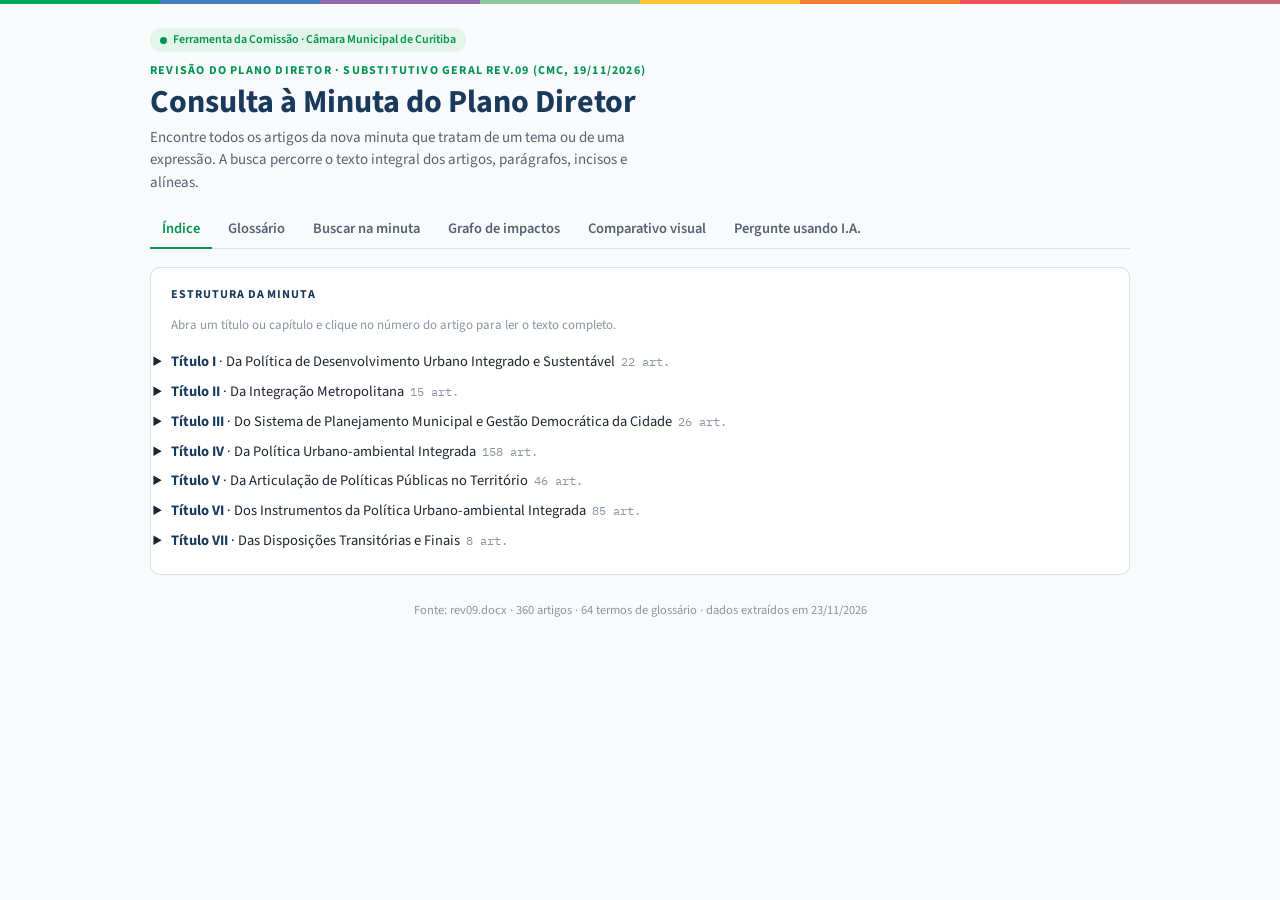
<file: index.html>
<!doctype html>
<html lang="pt-BR">
<head>
<meta charset="UTF-8">
<meta name="viewport" content="width=device-width, initial-scale=1.0, viewport-fit=cover">
  <!-- Google Analytics (fluxo 16165894488) -->
  <script async src="https://www.googletagmanager.com/gtag/js?id=G-242PY3YEGE"></script>
  <script>
    window.dataLayer = window.dataLayer || [];
    function gtag(){dataLayer.push(arguments);}
    gtag('js', new Date());
    gtag('config', 'G-242PY3YEGE');
  </script>
<title>Consulta à Minuta do Plano Diretor</title>
<link rel="preconnect" href="https://fonts.googleapis.com">
<link rel="preconnect" href="https://fonts.gstatic.com" crossorigin>
<link href="https://fonts.googleapis.com/css2?family=Source+Sans+3:wght@400;500;600;700&family=Source+Serif+4:opsz,wght@8..60,400;8..60,600&family=IBM+Plex+Mono:wght@400;500&display=swap" rel="stylesheet">
<link rel="stylesheet" href="assets/estilo.css?v=20261123">
</head>
<body>
<div class="faixa" aria-hidden="true"></div>
<div class="page">
  <header class="topo">
    <span class="selo">Ferramenta da Comissão · Câmara Municipal de Curitiba</span>
    <p class="eyebrow">Revisão do Plano Diretor · Substitutivo Geral Rev.09 (CMC, 19/11/2026)</p>
    <h1>Consulta à Minuta do Plano Diretor</h1>
    <p class="subtitulo" id="subtitulo">Encontre todos os artigos da nova minuta que tratam de um tema ou de uma expressão. A busca percorre o texto integral dos artigos, parágrafos, incisos e alíneas.</p>
  </header>

  <nav class="abas" aria-label="Seções da ferramenta">
    <button type="button" class="ativa" data-aba="indice">Índice</button>
    <button type="button" data-aba="glossario">Glossário</button>
    <button type="button" data-aba="busca">Buscar na minuta</button>
    <a href="grafo.html" id="link-grafo">Grafo de impactos</a>
    <a href="comparativo.html">Comparativo visual</a>
    <!-- "Artigo por artigo" escondida nesta fase: para mostrar de novo, apague o style="display:none" -->
    <a href="artigos.html" style="display:none">Artigo por artigo</a>
    <button type="button" data-aba="pergunte">Pergunte usando I.A.</button>
  </nav>

  <!-- ================= BUSCA ================= -->
  <div id="aba-busca" class="aba" style="display:flex;flex-direction:column;gap:14px" hidden>
    <section class="card" id="card-busca">
      <form id="form-busca" class="busca-linha" role="search">
        <input type="search" id="q" placeholder="Ex.: segurança viária, deverá, lei específica, IPPUC…" aria-label="Termo ou expressão" autocomplete="off">
        <button class="btn" type="submit">Buscar</button>
      </form>
      <div class="opcoes">
        <span class="grupo" role="radiogroup" aria-label="Como combinar as palavras">
          <input type="radio" name="modo" id="modo-frase" value="frase" checked><label for="modo-frase">Expressão exata</label>
          <input type="radio" name="modo" id="modo-todas" value="todas"><label for="modo-todas">Todas as palavras</label>
          <input type="radio" name="modo" id="modo-qualquer" value="qualquer"><label for="modo-qualquer">Qualquer palavra</label>
        </span>
        <label class="check"><input type="checkbox" id="inteira" checked> Palavra inteira</label>
        <label class="check"><input type="checkbox" id="exato"> Diferenciar acentos</label>
      </div>
      <p class="dica">Acentos e maiúsculas são ignorados: <code>seguranca viaria</code> acha “Segurança Viária”. Use <code>*</code> como curinga: <code>dever*</code> acha deverá, deverão e deveres. Em “Todas as palavras”, aspas mantêm uma expressão junta: <code>"lei específica" prazo</code>.</p>

      <div class="filtros">
        <div>
          <label for="f-titulo">Título</label>
          <select id="f-titulo"><option value="">Todos os títulos</option></select>
        </div>
        <div>
          <label for="f-capitulo">Capítulo</label>
          <select id="f-capitulo" disabled><option value="">Todos os capítulos</option></select>
        </div>
      </div>

    </section>

    <section class="card glossario-def" id="card-gloss" hidden>
      <h2>No glossário da minuta</h2>
      <dl id="gloss-defs" style="margin:0"></dl>
    </section>

    <section class="card" id="card-resumo" hidden>
      <div class="resumo">
        <p id="resumo-texto"></p>
        <div class="acoes nao-imprime">
          <button class="btn-sec" type="button" id="btn-grafo">Ver no grafo</button>
          <button class="btn-sec" type="button" id="btn-link">Copiar link desta busca</button>
          <button class="btn-sec" type="button" id="btn-csv">Baixar planilha (CSV)</button>
          <button class="btn-sec" type="button" id="btn-imprimir">Imprimir / PDF</button>
        </div>
      </div>
      <div>
        <span class="rotulo">Onde aparece · artigos por título</span>
        <div class="distrib" id="distrib" style="margin-top:6px"></div>
      </div>
    </section>

    <div class="lista-artigos" id="lista"></div>
    <div id="mais-wrap" class="nao-imprime" style="text-align:center" hidden><button class="btn-sec" type="button" id="btn-mais">Mostrar mais artigos</button></div>
  </div>

  <!-- ================= ÍNDICE ================= -->
  <div id="aba-indice" class="aba">
    <section class="card">
      <h2>Estrutura da minuta</h2>
      <p class="dica">Abra um título ou capítulo e clique no número do artigo para ler o texto completo.</p>
      <div class="indice" id="indice"></div>
    </section>
  </div>

  <!-- ================= GLOSSÁRIO ================= -->
  <div id="aba-glossario" class="aba" hidden>
    <section class="card">
      <h2>Glossário da minuta</h2>
      <input type="search" id="g-filtro" placeholder="Filtrar termos…" aria-label="Filtrar glossário">
      <dl id="glossario" style="margin:0"></dl>
    </section>
  </div>

  <!-- ================= PERGUNTE ================= -->
  <div id="aba-pergunte" class="aba" hidden>
    <section class="card">
      <h2>Pergunte usando I.A.</h2>
      <p class="dica" style="font-size:14px">Perguntas de localizar ou contar termos, ler um artigo ou consultar uma definição são respondidas por programa, na hora e sem custo. Perguntas de impacto e de tema passam por uma varredura dos 360 artigos e depois pela análise da IA. Coloque entre aspas os termos exatos e cite o artigo pelo número.</p>
      <div>
        <label for="pergunta">Sua pergunta</label>
        <textarea id="pergunta" rows="3" placeholder='Ex.: se trocarmos "poderá" por "deverá" no art. 62, o que muda no resto da minuta?'></textarea>
      </div>
      <button class="btn" type="button" id="btn-perguntar" style="align-self:flex-start">Perguntar</button>
      <div id="status-pergunta" hidden style="display:flex;gap:10px;align-items:center;color:var(--ink-soft)"><div class="spinner"></div><span>Lendo os 360 artigos e analisando. Pode levar até um minuto…</span></div>
    </section>
    <section class="card aviso" id="aviso-ia" hidden>
      <p>Esta função entra no ar quando a Rev.09 for carregada na base de busca semântica. Enquanto isso, use a aba <button class="link" type="button" data-ir="busca">Buscar na minuta</button>, que já cobre o texto integral.</p>
    </section>
    <section class="card" id="resposta-ia" hidden>
      <p class="dica" id="resposta-pergunta"></p>
      <p class="selo-rota" id="resposta-rota" hidden></p>
      <p id="resposta-texto" style="margin:0;white-space:pre-wrap;font-family:var(--f-lei);font-size:16px"></p>
      <div id="resposta-fontes" class="art-rodape"></div>
    </section>
    <section class="card" id="resposta-lista-card" hidden>
      <h2>Onde aparece</h2>
      <div style="overflow-x:auto"><table class="tabela" id="resposta-lista"></table></div>
    </section>
    <section class="card" id="resposta-impactos-card" hidden>
      <h2>Artigos avaliados</h2>
      <div style="overflow-x:auto"><table class="tabela" id="resposta-impactos"></table></div>
    </section>
    <section class="card suave" id="resposta-varredura-card" hidden>
      <h2>Varredura automática</h2>
      <div id="resposta-varredura" style="display:flex;flex-direction:column;gap:6px;font-size:14px"></div>
    </section>
    <section class="card erro" id="erro-ia" hidden><p id="erro-ia-texto" style="margin:0"></p></section>
  </div>

  <footer class="rodape" id="rodape"></footer>
</div>

<script src="dados/minuta_rev09.js?v=20261123"></script>
<script src="assets/busca.js?v=20261123"></script>
<script>
  /* Endpoint do n8n para perguntas em linguagem natural (RAG sobre a Rev.09).
     Workflow: n8n/minuta_n8n_perguntar.json. Deixe vazio para desligar a aba. Contrato:
       POST { pergunta, versao: "rev09" }
       → { resposta, fontes: [{ artigo }], impactos: [{ artigo, nivel, origem, motivo }], varredura: {...} } */
  const ASK_URL = 'https://n8n.planodiretorcuritiba.cloud/webhook/minuta-perguntar-orq';   // orquestrador (C). Varredura pura (A): /webhook/minuta-perguntar

  const B = window.Busca, M = B.M;
  const $ = (id) => document.getElementById(id);
  const PAGINA = 40;
  let estado = B.lerURL();
  estado.comandos = new Set();
  if (!location.search) estado.q = 'segurança viária';
  let ultimo = null; let mostrando = PAGINA;

  // ---------- títulos e capítulos ----------
  const titulos = M.estrutura.filter((e) => e.tipo === 'titulo');
  titulos.forEach((t) => {
    const o = document.createElement('option'); o.value = t.id;
    o.textContent = `${t.rotulo} – ${B.tituloCaso(t.nome)}`; $('f-titulo').appendChild(o);
  });
  function preencherCapitulos(tid) {
    const sel = $('f-capitulo'); sel.innerHTML = '<option value="">Todos os capítulos</option>';
    const caps = M.estrutura.filter((e) => e.tipo === 'capitulo' && e.pai === tid);
    caps.forEach((c) => { const o = document.createElement('option'); o.value = c.id; o.textContent = `${c.rotulo} – ${B.tituloCaso(c.nome)}`; sel.appendChild(o); });
    sel.disabled = !caps.length;
  }

  // ---------- estado <-> formulário ----------
  function paraFormulario() {
    $('q').value = estado.q;
    $('modo-' + estado.modo).checked = true;
    $('inteira').checked = estado.inteira; $('exato').checked = estado.exato;
    const no = estado.escopo ? B.nos.get(estado.escopo) : null;
    const tid = no ? (no.tipo === 'titulo' ? no.id : no.pai) : '';
    $('f-titulo').value = tid || ''; preencherCapitulos(tid);
    $('f-capitulo').value = no && no.tipo === 'capitulo' ? no.id : '';
  }
  function doFormulario() {
    estado.q = $('q').value.trim();
    estado.modo = document.querySelector('input[name="modo"]:checked').value;
    estado.inteira = $('inteira').checked; estado.exato = $('exato').checked;
    estado.escopo = $('f-capitulo').value || $('f-titulo').value || '';
  }

  // ---------- execução ----------
  function executar(semLer) {
    if (!semLer) doFormulario();
    paraFormulario();
    history.replaceState(null, '', B.urlDe(estado) + location.hash);
    $('link-grafo').href = B.urlDe(estado, 'grafo.html');
    if (!estado.q && !estado.comandos.size) {
      ultimo = null; $('card-resumo').hidden = true; $('card-gloss').hidden = true;
      $('lista').innerHTML = `<div class="card vazio">Digite um termo ou expressão. A minuta Rev.09 tem ${B.artigos.length} artigos em ${titulos.length} títulos.</div>`;
      $('mais-wrap').hidden = true; return;
    }
    ultimo = B.buscar(estado); mostrando = PAGINA;
    renderGlossario(); renderResumo(); renderLista();
  }

  function renderResumo() {
    const r = ultimo; const n = r.artigos.length;
    const nt = new Set(r.artigos.map((x) => x.a.caminho[0] && x.a.caminho[0].id)).size;
    const cmds = [...estado.comandos].map((k) => B.COMANDOS[k].nome.toLowerCase());
    let txt;
    if (!n) txt = 'Nenhum artigo encontrado.';
    else if (r.temTermo) txt = `<b>${r.total}</b> ocorrência${r.total !== 1 ? 's' : ''} de <b>${r.termos.map((t) => '“' + B.esc(t) + '”').join(estado.modo === 'todas' ? ' e ' : ' ou ')}</b> em <b>${n}</b> artigo${n !== 1 ? 's' : ''}, distribuídos em ${nt} título${nt !== 1 ? 's' : ''}`;
    else txt = `<b>${n}</b> artigo${n !== 1 ? 's' : ''} com ${B.esc(cmds.join(' e '))}`;
    if (n && r.temTermo && cmds.length) txt += ` · filtrado por ${B.esc(cmds.join(' e '))}`;
    if (estado.escopo) txt += ` · dentro de ${B.esc(B.nomeNo(estado.escopo))}`;
    $('resumo-texto').innerHTML = txt + (n && r.temTermo ? '.' : '');
    // distribuição por título (ignora escopo para mostrar o todo)
    const base = estado.escopo ? B.buscar({ ...estado, escopo: '' }) : r;
    const cont = new Map();
    base.artigos.forEach((x) => { const t = x.a.caminho[0]; if (t) cont.set(t.id, (cont.get(t.id) || 0) + 1); });
    const max = Math.max(1, ...cont.values());
    $('distrib').innerHTML = titulos.map((t) => {
      const v = cont.get(t.id) || 0;
      const sel = estado.escopo && (estado.escopo === t.id || estado.escopo.startsWith(t.id + '/'));
      return `<button type="button" class="distrib-linha${sel ? ' sel' : ''}" data-tit="${t.id}" title="Filtrar por ${B.esc(t.rotulo)}">
        <span class="distrib-nome"><b>${B.esc(t.rotulo)}</b> · ${B.esc(B.tituloCaso(t.nome))}</span>
        <span class="distrib-barra"><i style="width:${(v / max) * 100}%"></i></span>
        <span class="distrib-num">${v}/${t.n_artigos}</span></button>`;
    }).join('');
    $('card-resumo').hidden = false;
  }

  function cardArtigo(x) {
    const a = x.a; const idx = [...x.porDisp.keys()].sort((p, q) => p - q);
    // mostra o caput como contexto quando o achado está num inciso/parágrafo
    const mostrar = new Set(idx);
    idx.forEach((i) => {
      const d = a.dispositivos[i];
      if (d.tipo === 'inciso' || d.tipo === 'alinea' || d.tipo === 'item') {
        for (let j = i - 1; j >= 0; j--) { const t = a.dispositivos[j].tipo; if (t === 'caput' || t === 'paragrafo') { mostrar.add(j); break; } if (d.tipo !== 'inciso' && t === 'inciso') mostrar.add(j); }
      }
    });
    if (!mostrar.size) mostrar.add(0);
    const ord = [...mostrar].sort((p, q) => p - q);
    let html = ''; let prev = -1;
    ord.forEach((i) => {
      if (i - prev > 1) html += '<p class="reticencias">…</p>';
      html += B.htmlDisp(a.dispositivos[i], x.porDisp.get(i)); prev = i;
    });
    if (prev < a.dispositivos.length - 1) html += '<p class="reticencias">…</p>';
    const qt = x.hits ? `${x.hits} ocorrência${x.hits > 1 ? 's' : ''}` : '';
    return `<article class="art" id="art-${a.n}">
      <div class="art-cab"><span class="art-num">${a.rotulo}</span><span class="art-qt">${qt}</span></div>
      ${B.htmlCaminho(a)}
      <div>${html}</div>
      <div class="art-rodape"><button class="link" type="button" data-ler="${a.n}">Ler artigo completo</button>${B.htmlRefs(a)}</div>
    </article>`;
  }
  function renderLista() {
    const r = ultimo;
    if (!r.artigos.length) {
      $('lista').innerHTML = `<div class="card vazio">Nada encontrado. Tente desmarcar “Palavra inteira”, usar o curinga <code>*</code> ou trocar para “Qualquer palavra”.</div>`;
      $('mais-wrap').hidden = true; return;
    }
    $('lista').innerHTML = r.artigos.slice(0, mostrando).map(cardArtigo).join('');
    $('mais-wrap').hidden = r.artigos.length <= mostrando;
    $('btn-mais').textContent = `Mostrar mais artigos (${r.artigos.length - mostrando} restantes)`;
  }
  function renderGlossario() {
    const card = $('card-gloss');
    if (!ultimo || !ultimo.temTermo) { card.hidden = true; return; }
    const termos = ultimo.termos.map(B.norm);
    const achados = M.glossario.filter((g) => { const t = B.norm(g.termo); return termos.some((q) => q.length > 2 && (t.includes(q.replace(/\*/g, '')) || q.includes(t))); }).slice(0, 4);
    card.hidden = !achados.length;
    $('gloss-defs').innerHTML = achados.map((g) => `<dt>${B.esc(g.termo)}</dt><dd>${B.esc(g.definicao)}</dd>`).join('');
  }

  // ---------- eventos ----------
  $('form-busca').addEventListener('submit', (e) => { e.preventDefault(); executar(); });
  document.querySelectorAll('input[name="modo"], #inteira, #exato').forEach((el) => el.addEventListener('change', () => { if ($('q').value.trim() || estado.comandos.size) executar(); }));
  $('f-titulo').addEventListener('change', () => { preencherCapitulos($('f-titulo').value); $('f-capitulo').value = ''; executar(); });
  $('f-capitulo').addEventListener('change', () => executar());
  $('distrib').addEventListener('click', (e) => {
    const b = e.target.closest('[data-tit]'); if (!b) return;
    const ja = estado.escopo && (estado.escopo === b.dataset.tit || estado.escopo.startsWith(b.dataset.tit + '/'));
    $('f-titulo').value = ja ? '' : b.dataset.tit; preencherCapitulos($('f-titulo').value); $('f-capitulo').value = ''; executar();
  });
  $('btn-mais').addEventListener('click', () => { mostrando += PAGINA; renderLista(); });
  document.addEventListener('click', (e) => {
    const l = e.target.closest('[data-ler]'); if (l) { B.abrirArtigo(Number(l.dataset.ler), estado); return; }
    const r = e.target.closest('.lista-artigos [data-art], #indice [data-art], #resposta-fontes [data-art], #resposta-impactos [data-art], #resposta-varredura [data-art], #resposta-lista [data-art]'); if (r) { B.abrirArtigo(Number(r.dataset.art), estado.q || estado.comandos.size ? estado : null); return; }
    const ir = e.target.closest('[data-ir]'); if (ir) mostrarAba(ir.dataset.ir);
  });
  $('btn-grafo').addEventListener('click', () => { location.href = B.urlDe(estado, 'grafo.html'); });
  $('btn-imprimir').addEventListener('click', () => { mostrando = ultimo ? ultimo.artigos.length : PAGINA; if (ultimo) renderLista(); setTimeout(() => window.print(), 50); });
  $('btn-link').addEventListener('click', async () => {
    const url = location.href; const b = $('btn-link');
    try { await navigator.clipboard.writeText(url); b.textContent = 'Link copiado'; }
    catch (e) { prompt('Copie o link:', url); }
    setTimeout(() => { b.textContent = 'Copiar link desta busca'; }, 2000);
  });
  $('btn-csv').addEventListener('click', () => {
    if (!ultimo) return;
    const linhas = [['artigo', 'titulo', 'capitulo', 'secao', 'dispositivo', 'texto', 'ocorrencias_no_artigo']];
    ultimo.artigos.forEach((x) => {
      const cam = (t) => { const c = x.a.caminho.find((c) => c.tipo === t); return c ? `${c.rotulo} ${B.tituloCaso(c.nome)}` : ''; };
      [...x.porDisp.keys()].sort((p, q) => p - q).forEach((i) => {
        const d = x.a.dispositivos[i];
        linhas.push([x.a.rotulo, cam('titulo'), cam('capitulo'), cam('secao'), d.tipo === 'caput' ? 'caput' : (d.tipo === 'inciso' ? 'inciso ' : '') + d.rotulo, d.texto, x.hits]);
      });
    });
    const csv = '﻿' + linhas.map((l) => l.map((v) => '"' + String(v).replace(/"/g, '""') + '"').join(';')).join('\r\n');
    const a = document.createElement('a');
    a.href = URL.createObjectURL(new Blob([csv], { type: 'text/csv;charset=utf-8' }));
    a.download = 'minuta_rev09_busca_' + (estado.q || [...estado.comandos].join('-')).replace(/[^\p{L}\p{N}]+/gu, '_').slice(0, 40) + '.csv';
    document.body.appendChild(a); a.click(); a.remove();
  });

  // ---------- abas ----------
  const ABAS = ['indice', 'glossario', 'busca', 'pergunte'];
  function mostrarAba(aba) {
    if (!ABAS.includes(aba)) aba = 'indice';
    history.replaceState(null, '', location.pathname + location.search + '#' + aba);
    document.querySelectorAll('.aba').forEach((el) => { el.hidden = el.id !== 'aba-' + aba; });
    document.querySelectorAll('nav.abas button[data-aba]').forEach((b) => b.classList.toggle('ativa', b.dataset.aba === aba));
    if (aba === 'indice' && !$('indice').childElementCount) renderIndice();
    if (aba === 'glossario' && !$('glossario').childElementCount) renderGlossarioLista('');
    if (aba === 'pergunte') $('aviso-ia').hidden = !!ASK_URL;
  }
  document.querySelectorAll('nav.abas button[data-aba]').forEach((b) => b.addEventListener('click', () => mostrarAba(b.dataset.aba)));

  // ---------- índice ----------
  function renderIndice() {
    const filhos = new Map();
    M.estrutura.forEach((e) => { if (e.pai) { if (!filhos.has(e.pai)) filhos.set(e.pai, []); filhos.get(e.pai).push(e); } });
    const artsDe = new Map();
    B.artigos.forEach((a) => { if (!artsDe.has(a.pai)) artsDe.set(a.pai, []); artsDe.get(a.pai).push(a); });
    // artigos que vêm antes das seções ficam primeiro; os demais depois
    function no(e) {
      const subs = filhos.get(e.id) || []; const arts = artsDe.get(e.id) || [];
      const botoes = arts.length ? `<div class="indice-arts">${arts.map((a) => `<button type="button" data-art="${a.n}" title="${B.esc(a.dispositivos[0].texto.slice(0, 140))}">${a.n}</button>`).join('')}</div>` : '';
      return `<details class="no"><summary><b>${B.esc(e.rotulo)}</b> · ${B.esc(B.tituloCaso(e.nome))}<span class="qt">${e.n_artigos} art.</span></summary>${botoes}${subs.map(no).join('')}</details>`;
    }
    $('indice').innerHTML = (filhos.get('raiz') || []).map(no).join('');
  }

  // ---------- glossário ----------
  function renderGlossarioLista(f) {
    const q = B.norm(f.trim());
    $('glossario').innerHTML = M.glossario.filter((g) => !q || B.norm(g.termo + ' ' + g.definicao).includes(q))
      .map((g) => `<dt style="font-weight:700;color:var(--title);margin-top:10px">${B.esc(g.termo)} <button class="link" type="button" data-buscar="${B.esc(g.termo.replace(/\s*\(.*\)$/, ''))}" style="font-weight:400;font-size:13px">buscar na minuta</button></dt><dd style="margin:2px 0 0;font-family:var(--f-lei)">${B.esc(g.definicao)}</dd>`).join('');
  }
  $('g-filtro').addEventListener('input', (e) => renderGlossarioLista(e.target.value));
  $('glossario').addEventListener('click', (e) => {
    const b = e.target.closest('[data-buscar]'); if (!b) return;
    $('q').value = b.dataset.buscar; $('modo-frase').checked = true; mostrarAba('busca'); executar();
  });

  // ---------- pergunte ----------
  $('btn-perguntar').addEventListener('click', async () => {
    const pergunta = $('pergunta').value.trim(); if (!pergunta) return;
    if (!ASK_URL) { $('aviso-ia').hidden = false; return; }
    $('erro-ia').hidden = true; $('resposta-ia').hidden = true; $('resposta-lista-card').hidden = true; $('resposta-impactos-card').hidden = true; $('resposta-varredura-card').hidden = true; $('status-pergunta').hidden = false; $('btn-perguntar').disabled = true;
    try {
      const res = await fetch(ASK_URL, { method: 'POST', headers: { 'Content-Type': 'application/json' }, body: JSON.stringify({ pergunta, versao: 'rev09' }) });
      const bruto = await res.text();
      if (!res.ok) throw new Error('o servidor respondeu HTTP ' + res.status + (res.status === 524 ? ' (tempo esgotado no Cloudflare)' : ''));
      if (!bruto.trim()) throw new Error('o fluxo do n8n terminou sem resposta; veja a última execução no n8n');
      let data;
      try { data = JSON.parse(bruto); } catch (e) { throw new Error('resposta inválida do n8n: ' + bruto.slice(0, 160)); }
      if (data.erro) throw new Error('falha no passo "' + (data.no || '?') + '": ' + data.erro + (data.detalhe ? ' (' + data.detalhe + ')' : ''));
      $('resposta-pergunta').textContent = 'Pergunta: ' + pergunta;
      $('resposta-texto').textContent = data.resposta || '(sem resposta)';
      const fontes = (data.fontes || []).map((f) => Number(f.artigo || f)).filter((n) => B.porNumero.has(n));
      $('resposta-fontes').innerHTML = fontes.length && !(data.lista || []).length ? `<span class="refs">Artigos usados: ${fontes.map((n) => `<button class="link" type="button" data-art="${n}">${B.rotuloArt(n)}</button>`).join(', ')}</span>` : '';
      const rota = $('resposta-rota');
      rota.hidden = !data.aviso_rota; rota.textContent = (data.aviso_rota || '').replace(/^(Analisado por IA)\s*\([^)]*\)/, '$1');   // não mostra o nome do modelo
      rota.dataset.rota = data.rota || '';
      $('resposta-ia').hidden = false;
      renderOcorrencias(data.lista || []);
      renderImpactos(data.impactos || []);
      renderVarredura(data.rota === 'programa' ? null : data.varredura);
    } catch (err) {
      $('erro-ia-texto').textContent = 'Não foi possível obter a resposta: ' + err.message + '.';
      $('erro-ia').hidden = false;
    } finally { $('status-pergunta').hidden = true; $('btn-perguntar').disabled = false; }
  });

  const lnk = (n) => `<button class="link" type="button" data-art="${n}">${B.rotuloArt(n)}</button>`;
  const NIVEL = { 'direto': ['Impacto direto', 'var(--c-proibicao)'], 'indireto': ['Impacto indireto', 'var(--c-obrigacao)'], 'sem impacto': ['Sem impacto', 'var(--ink-faint)'] };
  function renderImpactos(lista) {
    if (!lista.length) { $('resposta-impactos-card').hidden = true; return; }
    const ordem = { 'direto': 0, 'indireto': 1, 'sem impacto': 2 };
    lista = lista.slice().sort((a, b) => (ordem[a.nivel] ?? 3) - (ordem[b.nivel] ?? 3) || a.artigo - b.artigo);
    $('resposta-impactos').innerHTML = '<thead><tr><th>Artigo</th><th>Avaliação</th><th>Motivo</th></tr></thead><tbody>' +
      lista.map((i) => { const [nome, cor] = NIVEL[i.nivel] || [i.nivel || '—', 'var(--ink-faint)'];
        return `<tr><td>${lnk(i.artigo)}</td><td><span class="tag" style="--cor:${cor}">${B.esc(nome)}</span>${i.origem === 'leitura' ? '<div class="dica">achado pela IA na leitura</div>' : ''}</td><td>${B.esc(i.motivo || '')}</td></tr>`; }).join('') + '</tbody>';
    $('resposta-impactos-card').hidden = false;
  }
  function renderOcorrencias(lista) {
    if (!lista.length) { $('resposta-lista-card').hidden = true; return; }
    const variosTermos = new Set(lista.map((x) => x.termo)).size > 1;
    $('resposta-lista').innerHTML = '<thead><tr><th>Artigo</th>' + (variosTermos ? '<th>Termo</th>' : '') + '<th>Vezes</th><th>Trecho</th></tr></thead><tbody>' +
      lista.map((x) => `<tr><td>${lnk(x.artigo)}</td>${variosTermos ? `<td>${B.esc(x.termo)}</td>` : ''}<td class="num">${x.ocorrencias}</td><td style="font-family:var(--f-lei);font-size:14px">${B.esc(x.trecho || '')}</td></tr>`).join('') + '</tbody>';
    $('resposta-lista-card').hidden = false;
  }
  function renderVarredura(v) {
    if (!v) { $('resposta-varredura-card').hidden = true; return; }
    const partes = [`<p style="margin:0">Percorridos <b>${v.total_artigos_percorridos}</b> artigos. ${v.checklist.length} entraram na lista obrigatória de avaliação.</p>`];
    (v.termos || []).forEach((t) => {
      const no = (t.no_alvo || []).map((x) => `${B.rotuloArt(x.artigo)}: ${x.ocorrencias}×`).join(', ');
      partes.push(`<p style="margin:0">“${B.esc(t.termo)}” aparece ${t.total} vez${t.total !== 1 ? 'es' : ''} em ${t.artigos.length} artigo${t.artigos.length !== 1 ? 's' : ''}${no ? ` (no artigo citado: ${no})` : ''}${({ original: ' · termo que seria substituído', novo: ' · termo novo, só contado', edicao: ' · texto da alteração, não usado como tema', 'alteração': ' · texto da alteração, não usado como tema' })[t.papel] || ''}.</p>`);
    });
    if (v.checklist.length) partes.push(`<details><summary>Ver a lista e o motivo de cada artigo</summary><ul style="margin:6px 0 0;padding-left:18px">${v.checklist.map((c) => `<li>${lnk(c.artigo)}: ${B.esc(c.motivos.join('; '))}</li>`).join('')}</ul></details>`);
    if (v.nao_avaliados_pela_ia && v.nao_avaliados_pela_ia.length) partes.push(`<p style="margin:0;color:var(--danger)">A IA não comentou ${v.nao_avaliados_pela_ia.length} artigo(s) da lista: ${v.nao_avaliados_pela_ia.map(lnk).join(', ')}. Confira manualmente.</p>`);
    $('resposta-varredura').innerHTML = partes.join('');
    $('resposta-varredura-card').hidden = false;
  }

  $('rodape').textContent = `Fonte: ${M.documento.arquivo} · ${B.artigos.length} artigos · ${M.glossario.length} termos de glossário · dados extraídos em ${M.documento.gerado_em.split('-').reverse().join('/')}`;

  paraFormulario();
  executar(true);
  // abre a aba do endereço (#indice, #glossario, #busca, #pergunte); sem marcação, começa pelo Índice
  mostrarAba((location.hash || '#indice').slice(1));
</script>
</body>
</html>
</file>
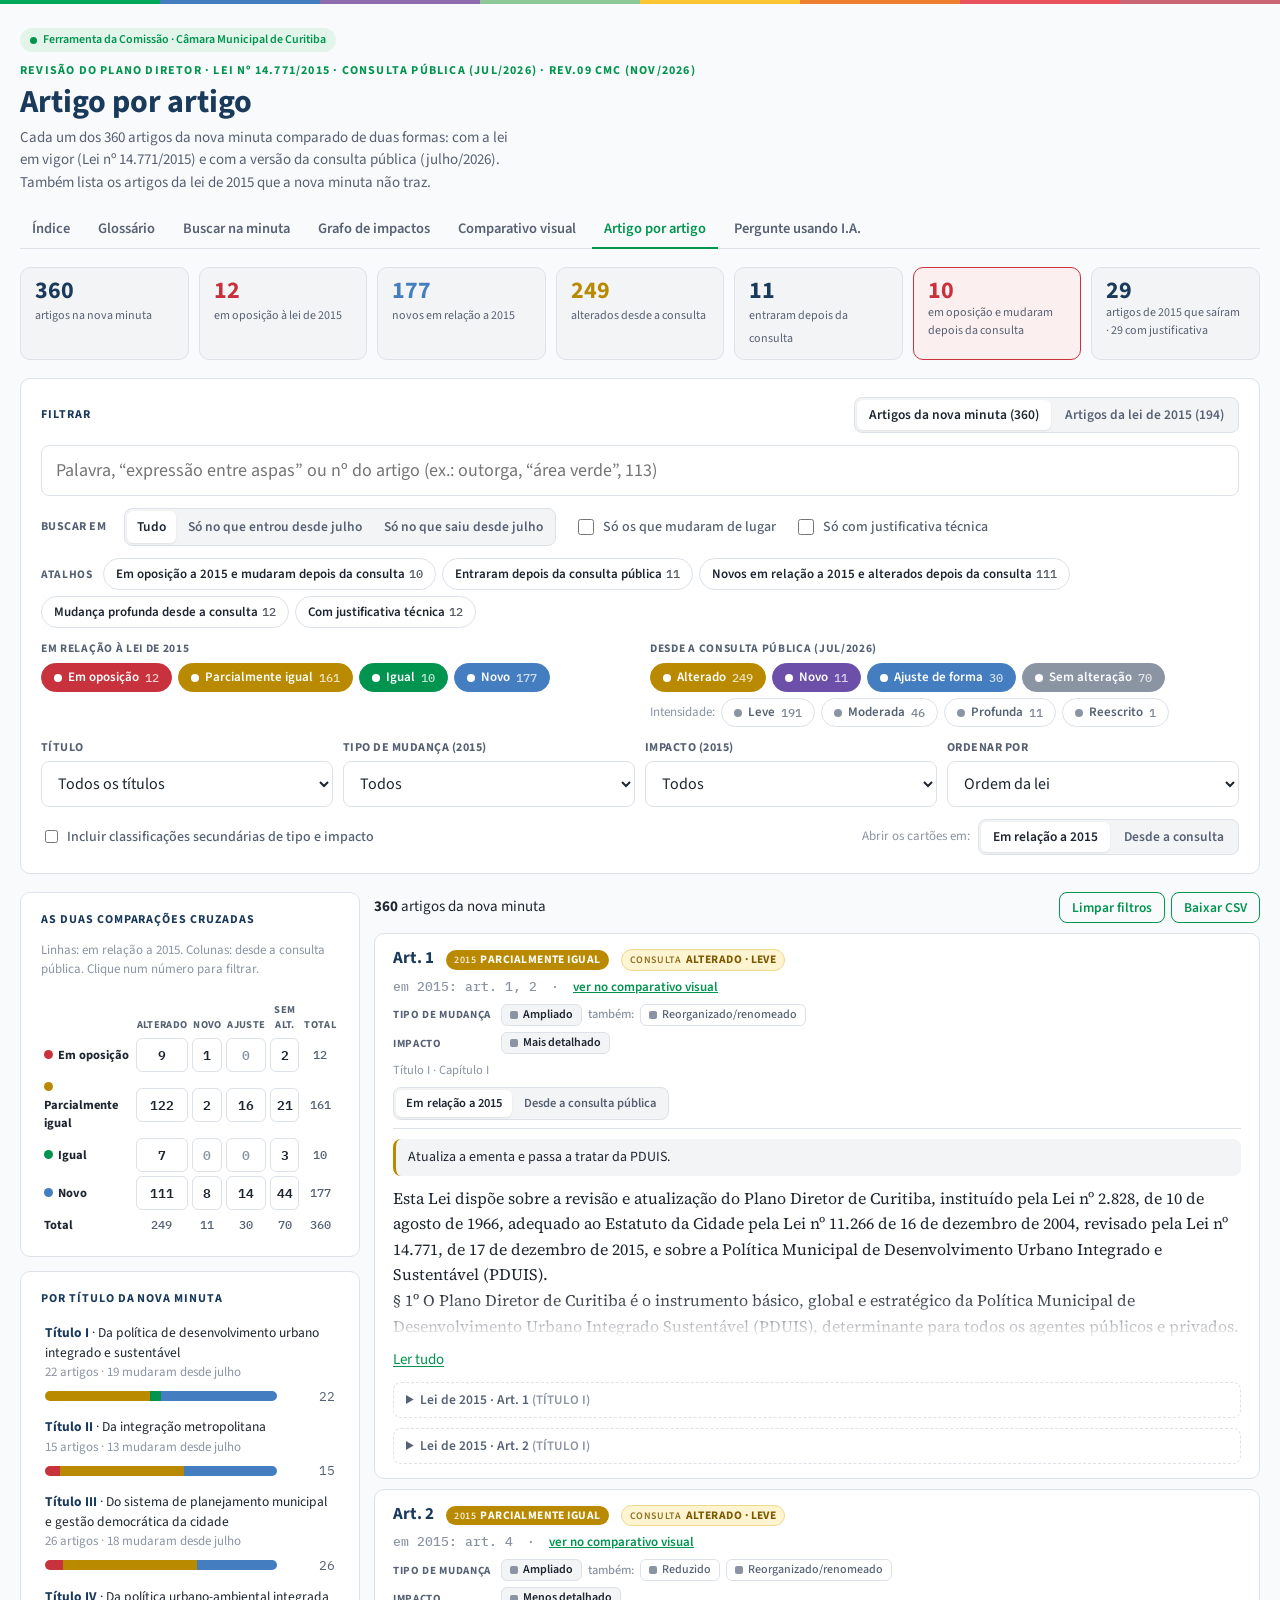
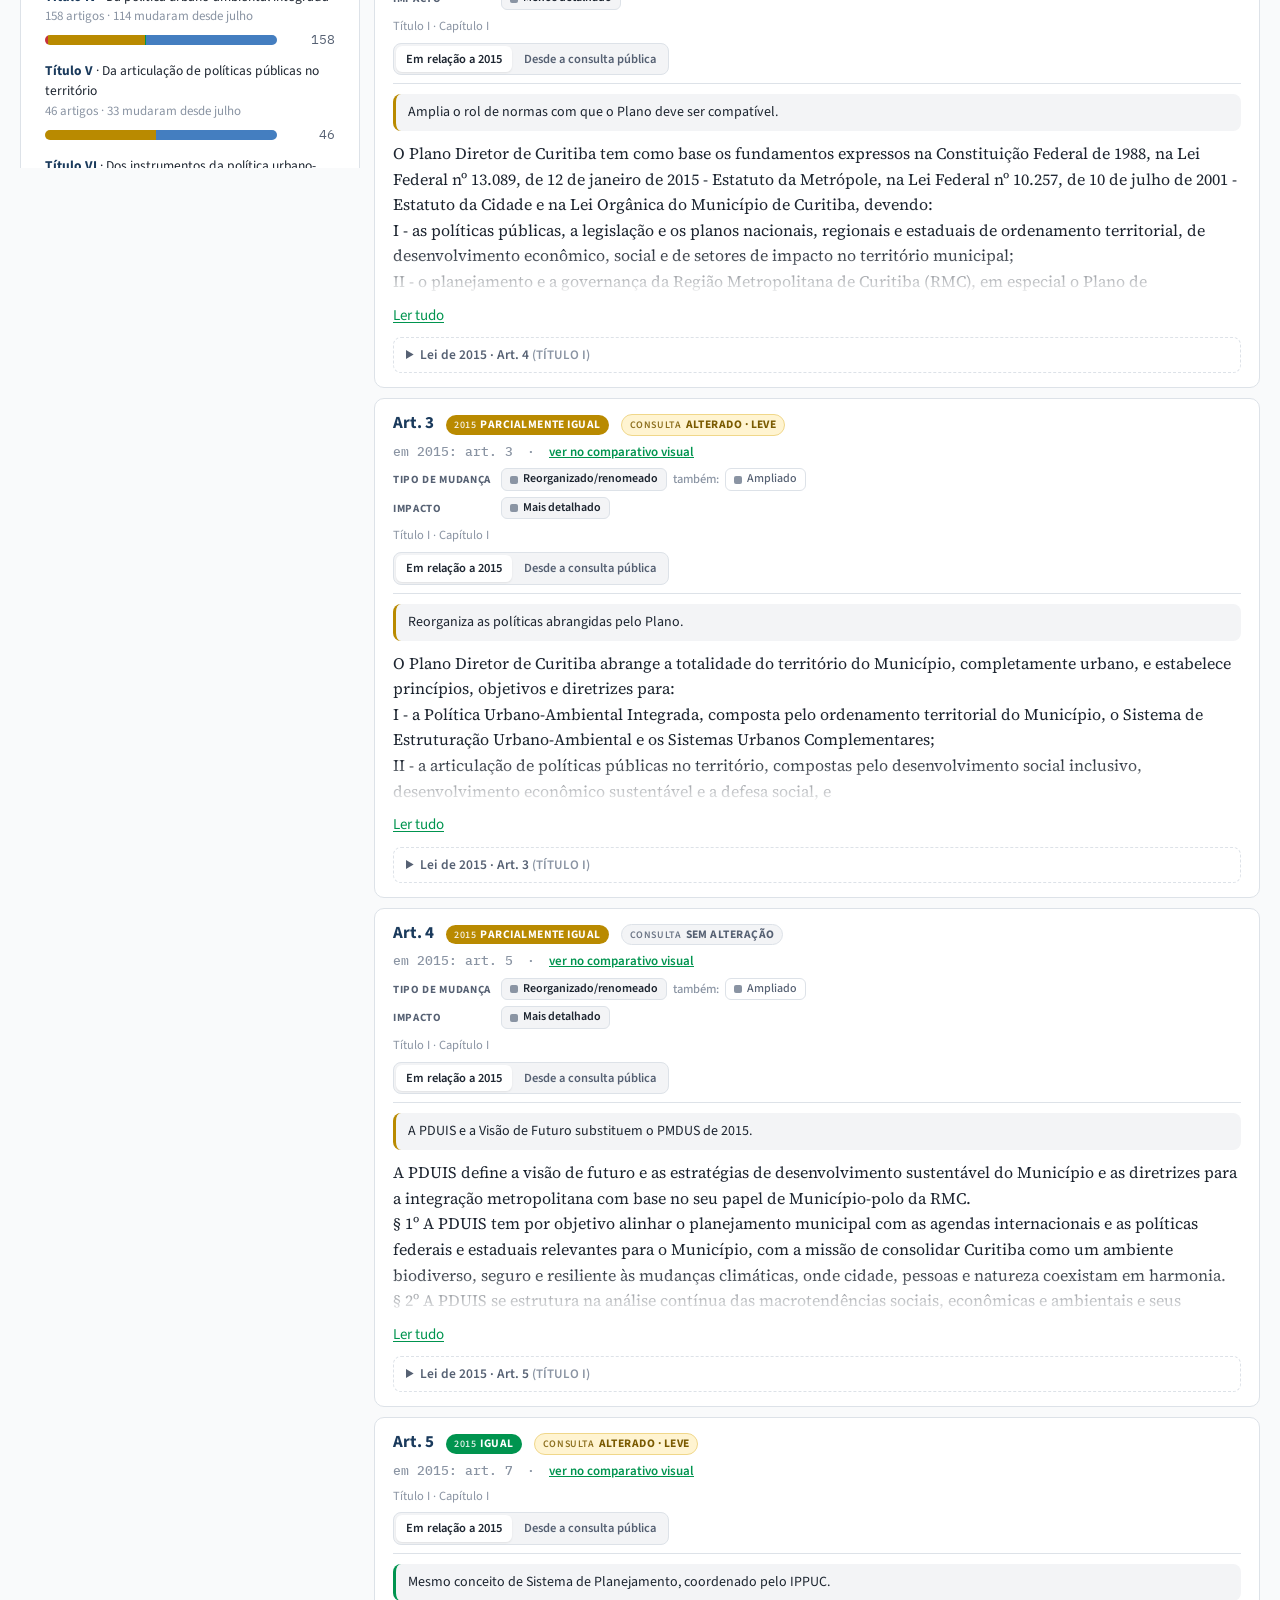
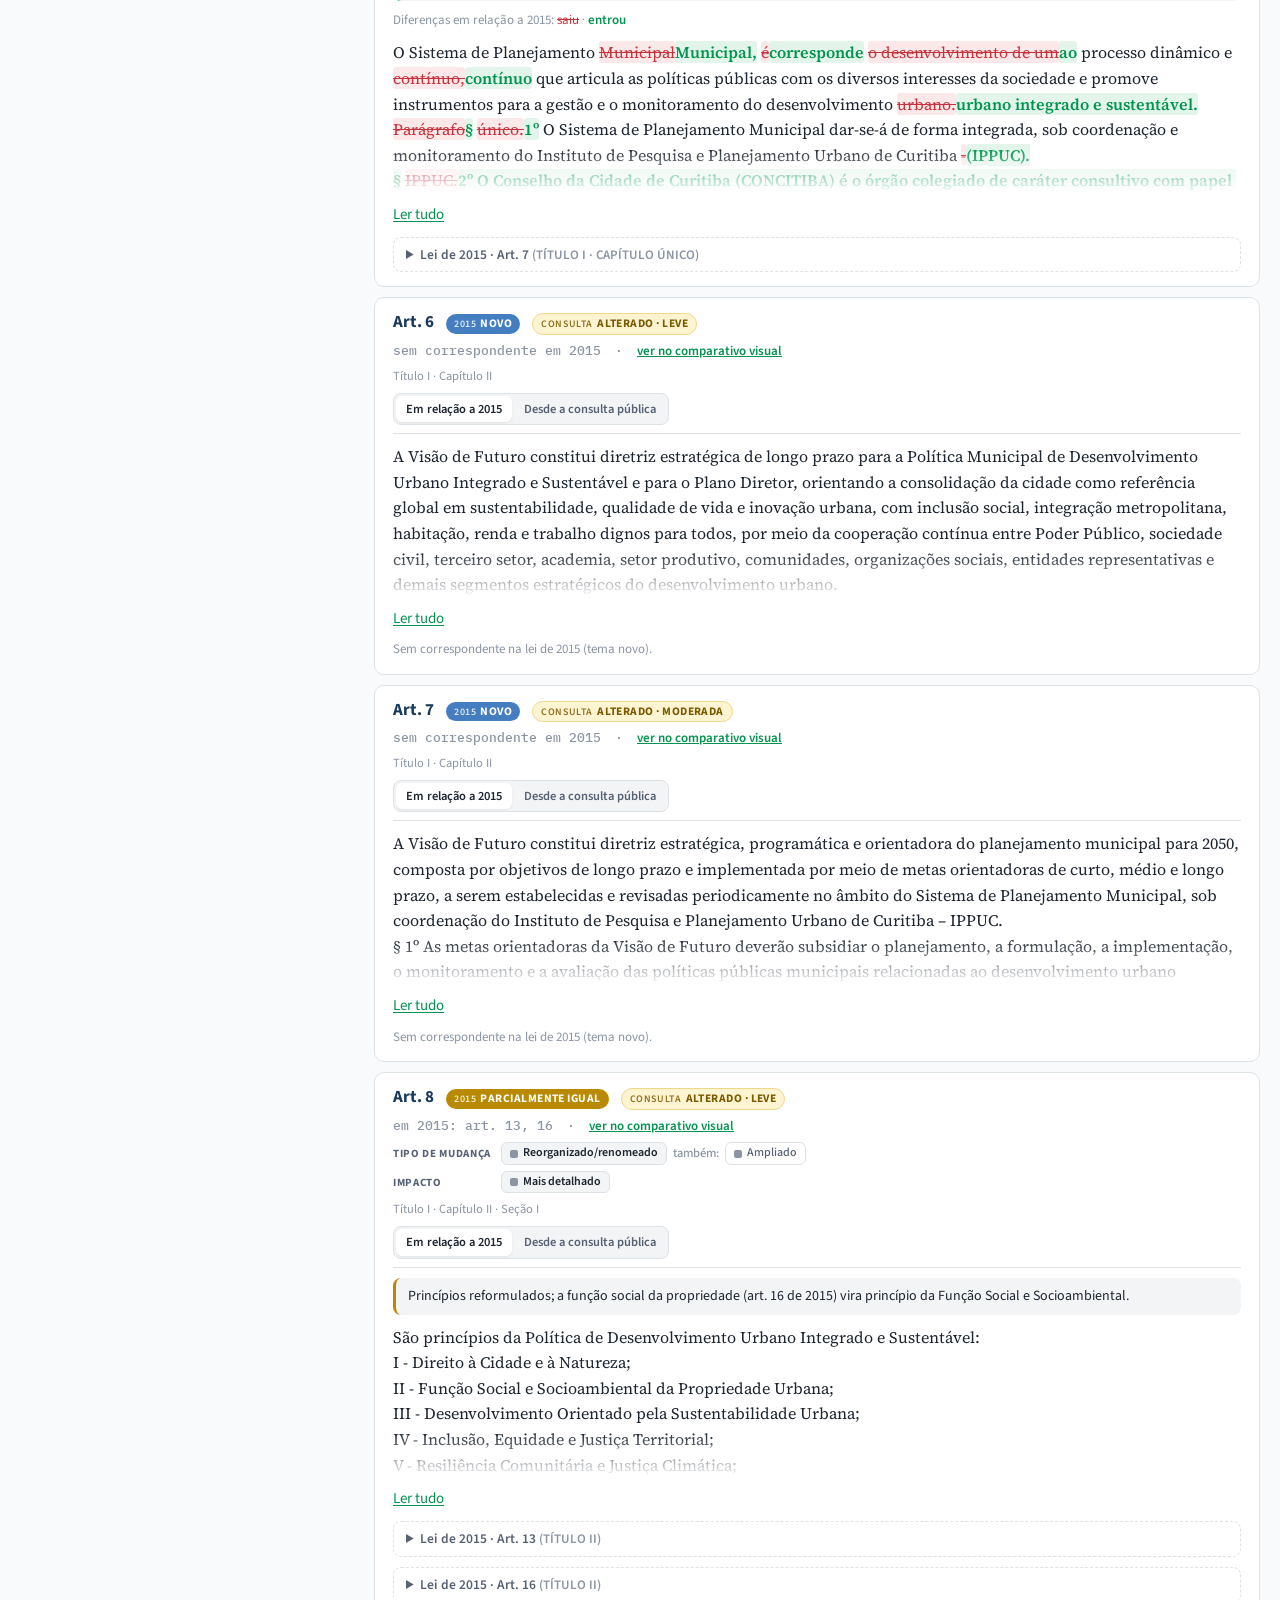
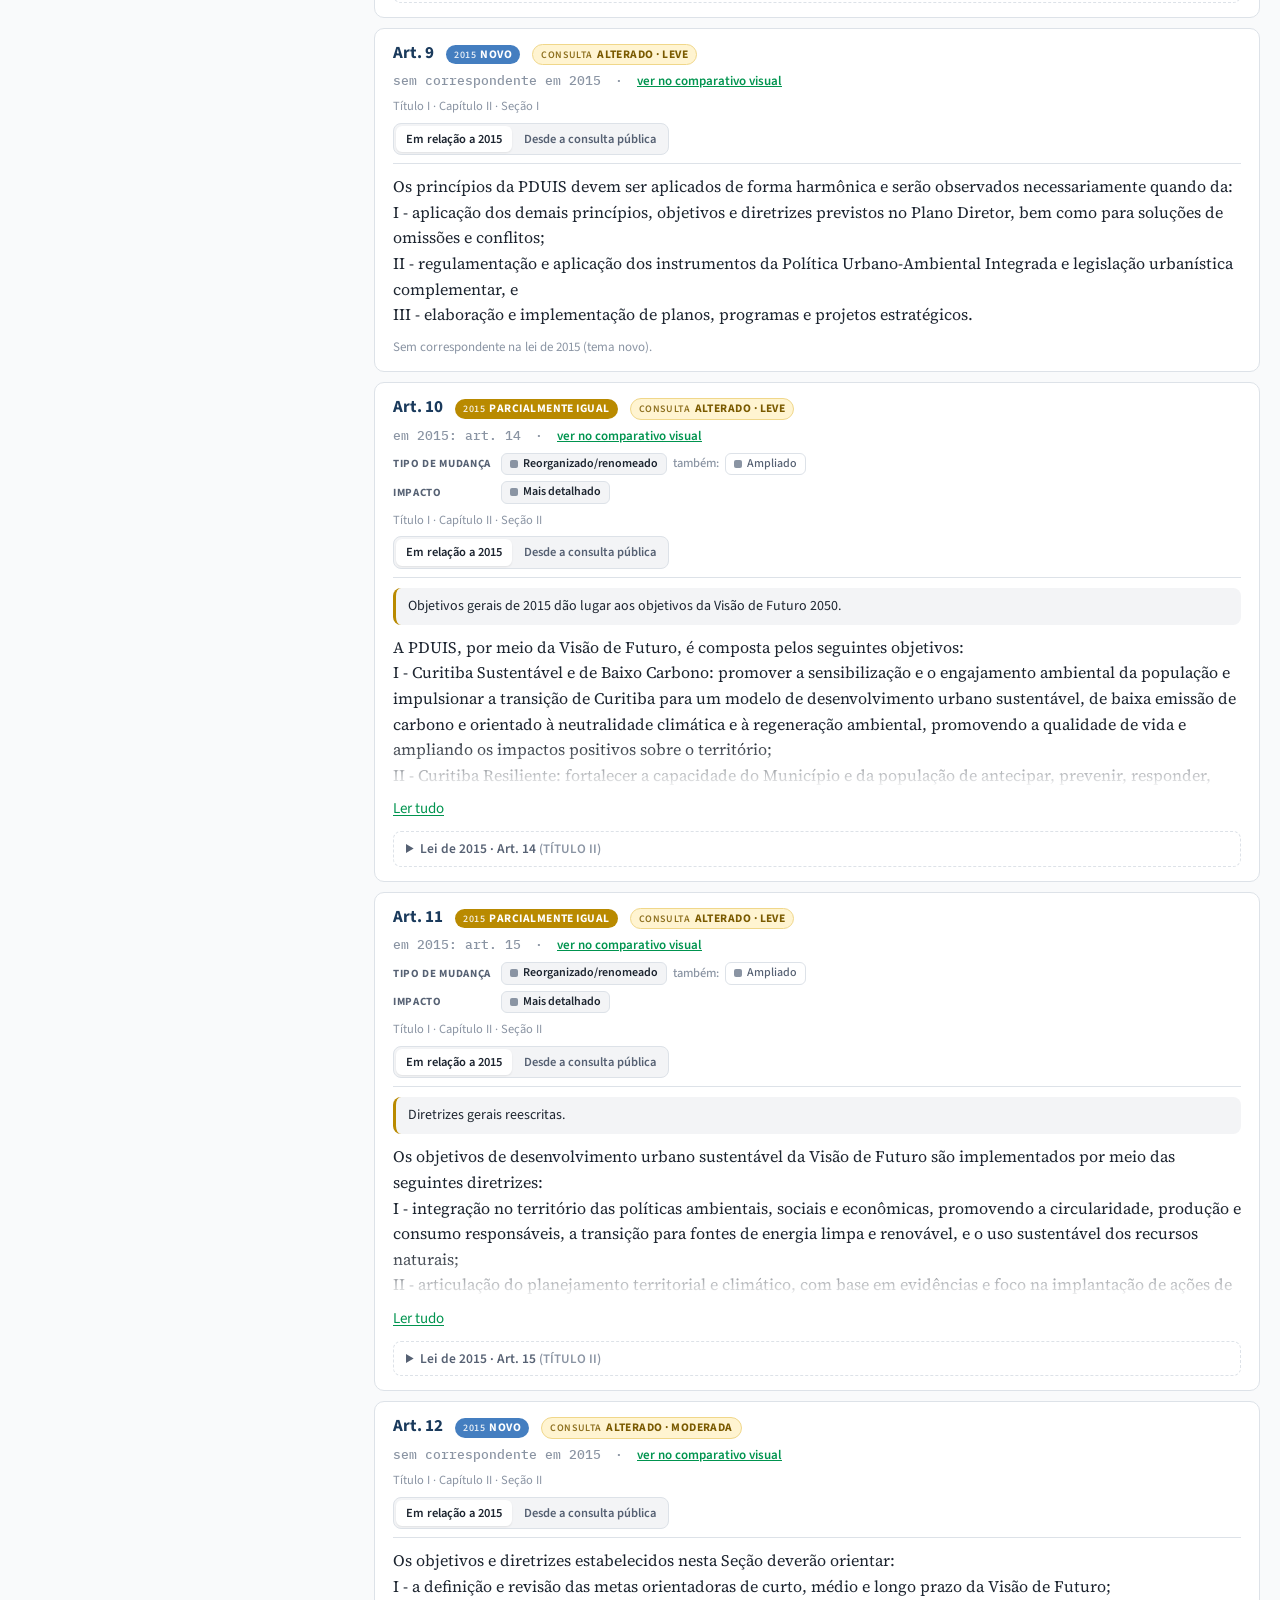
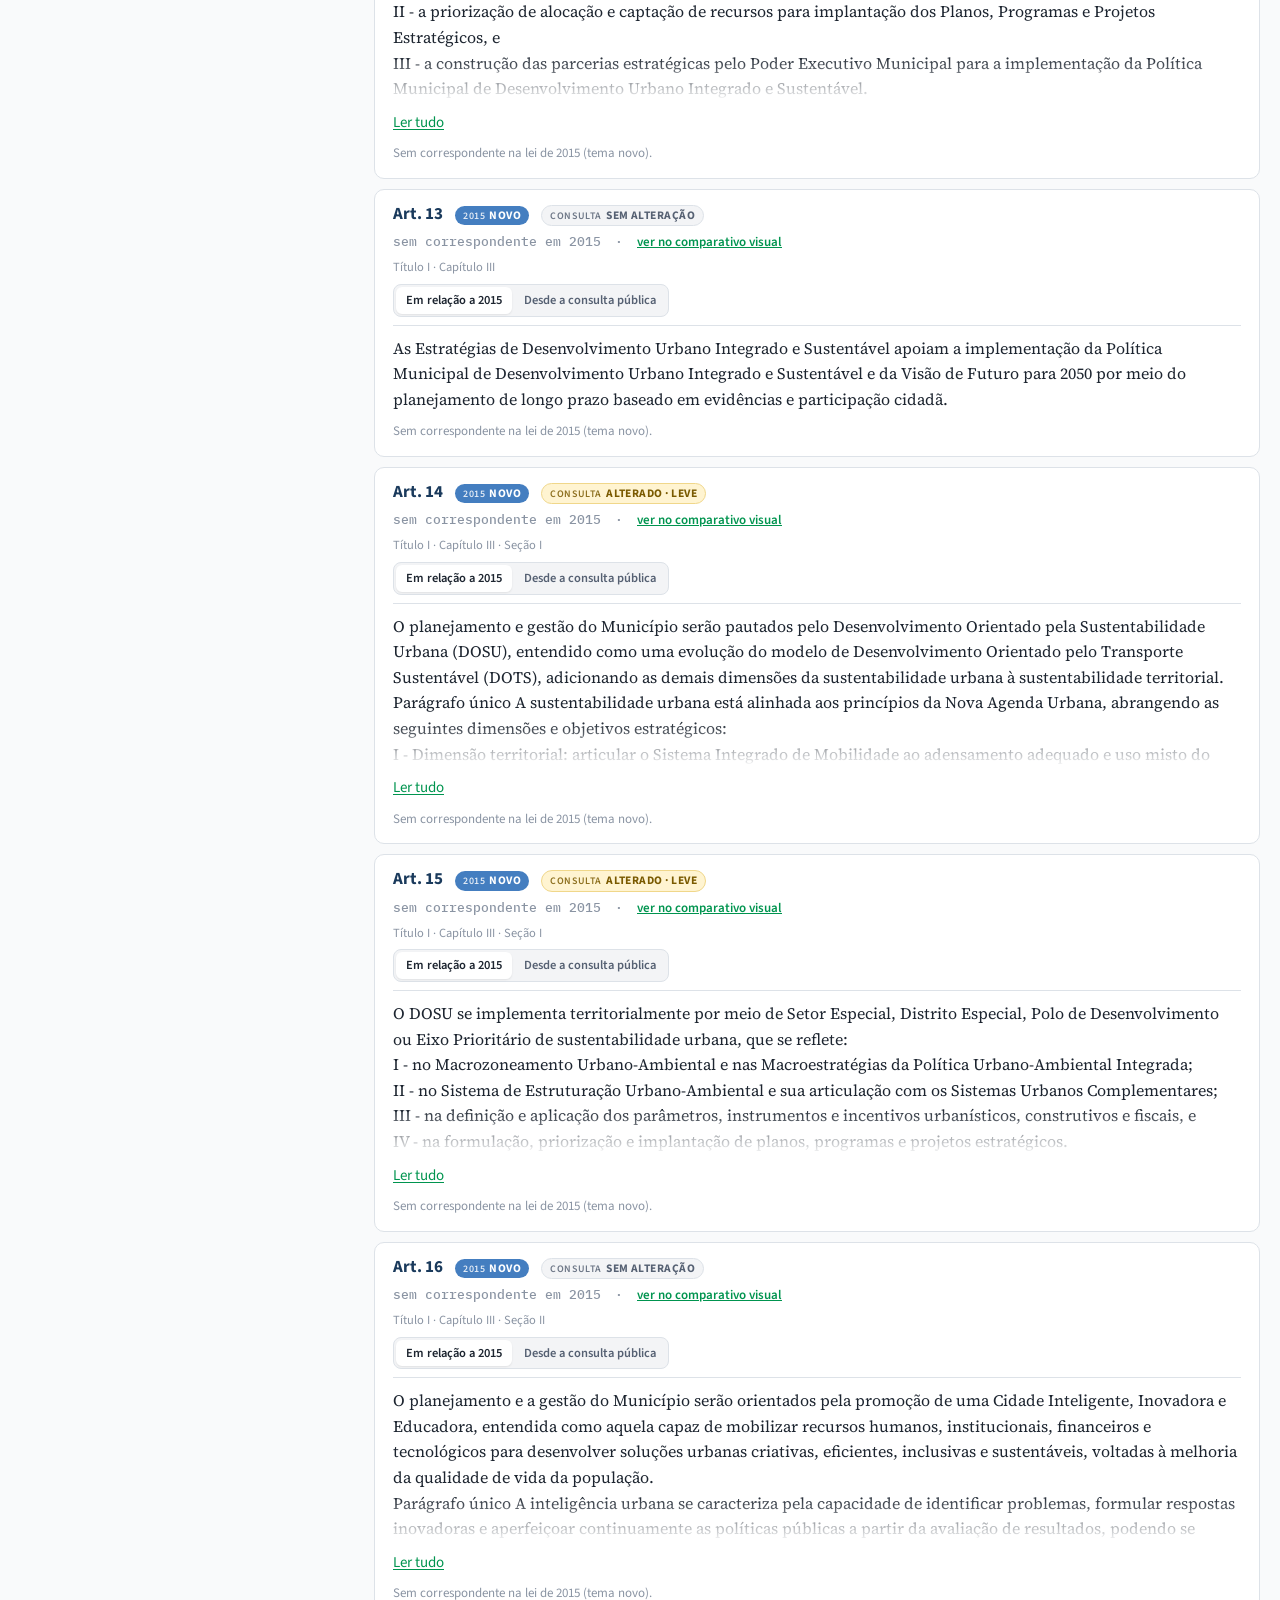
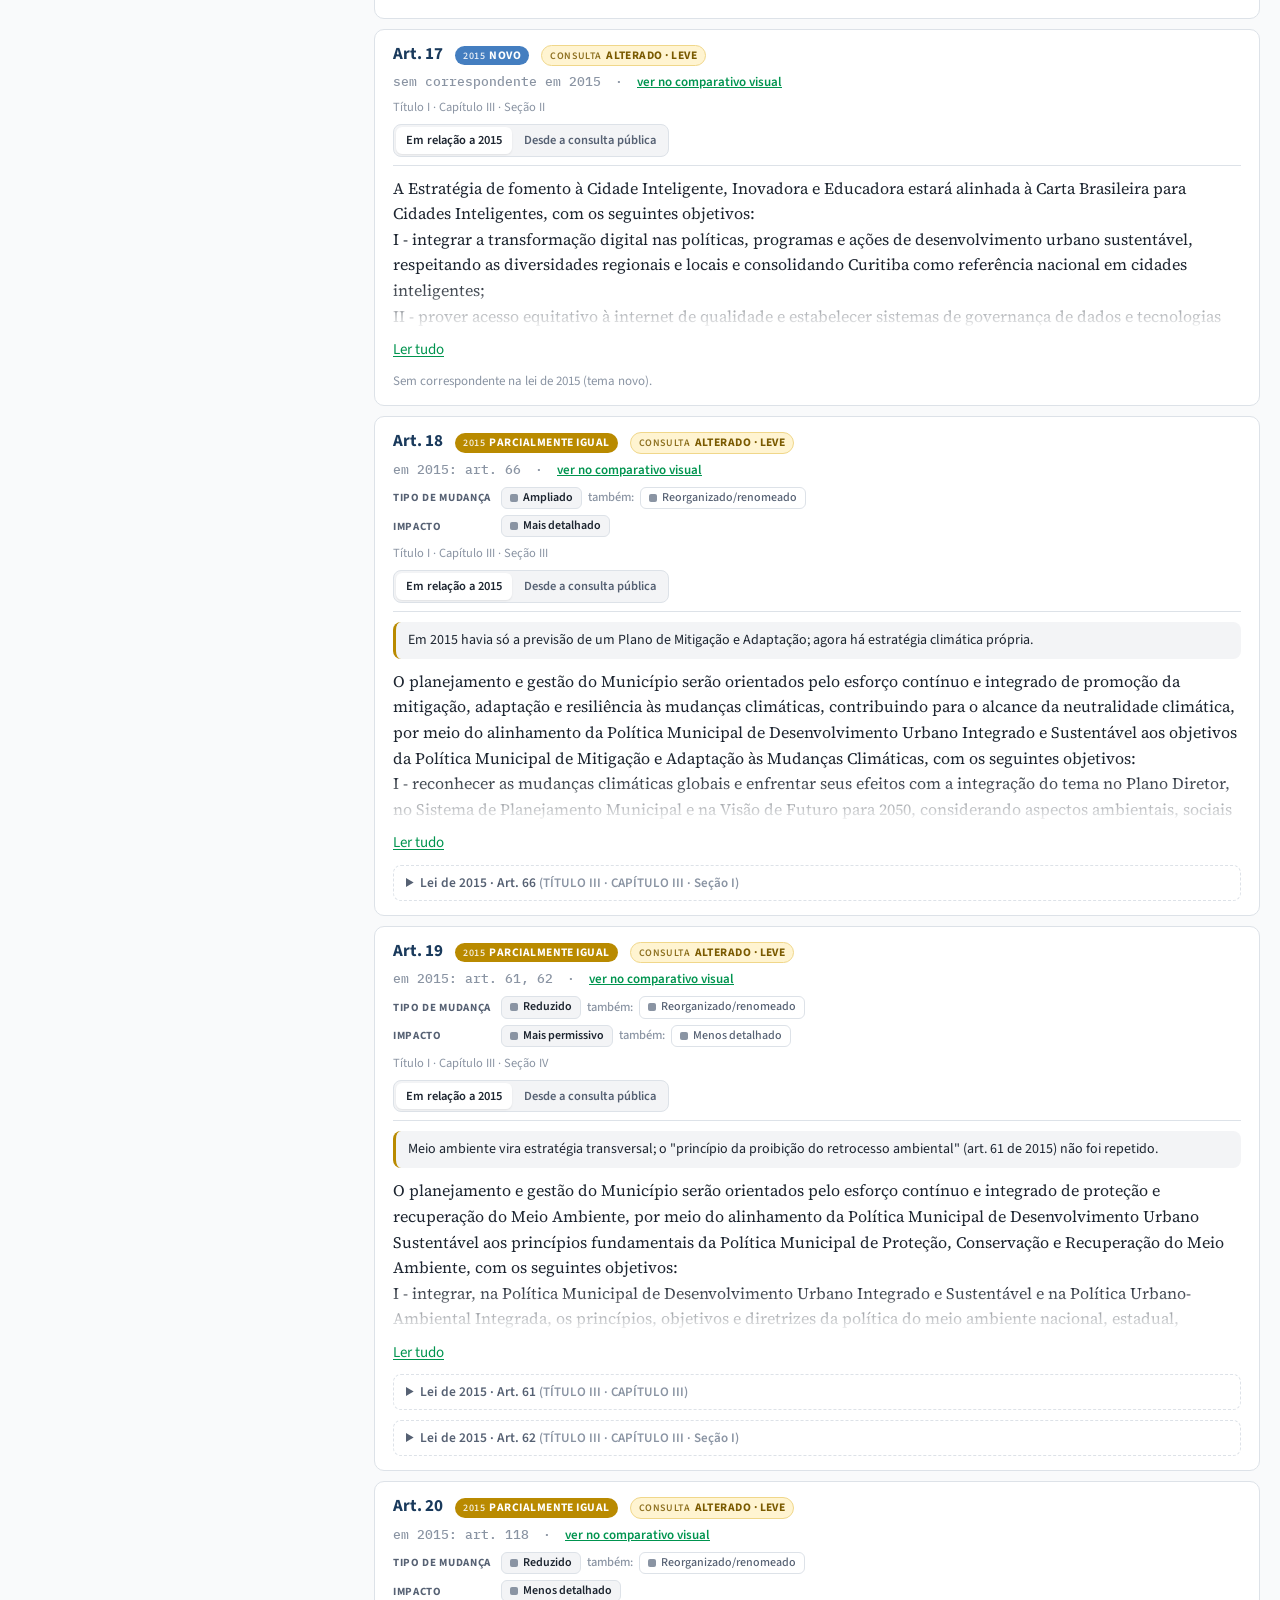
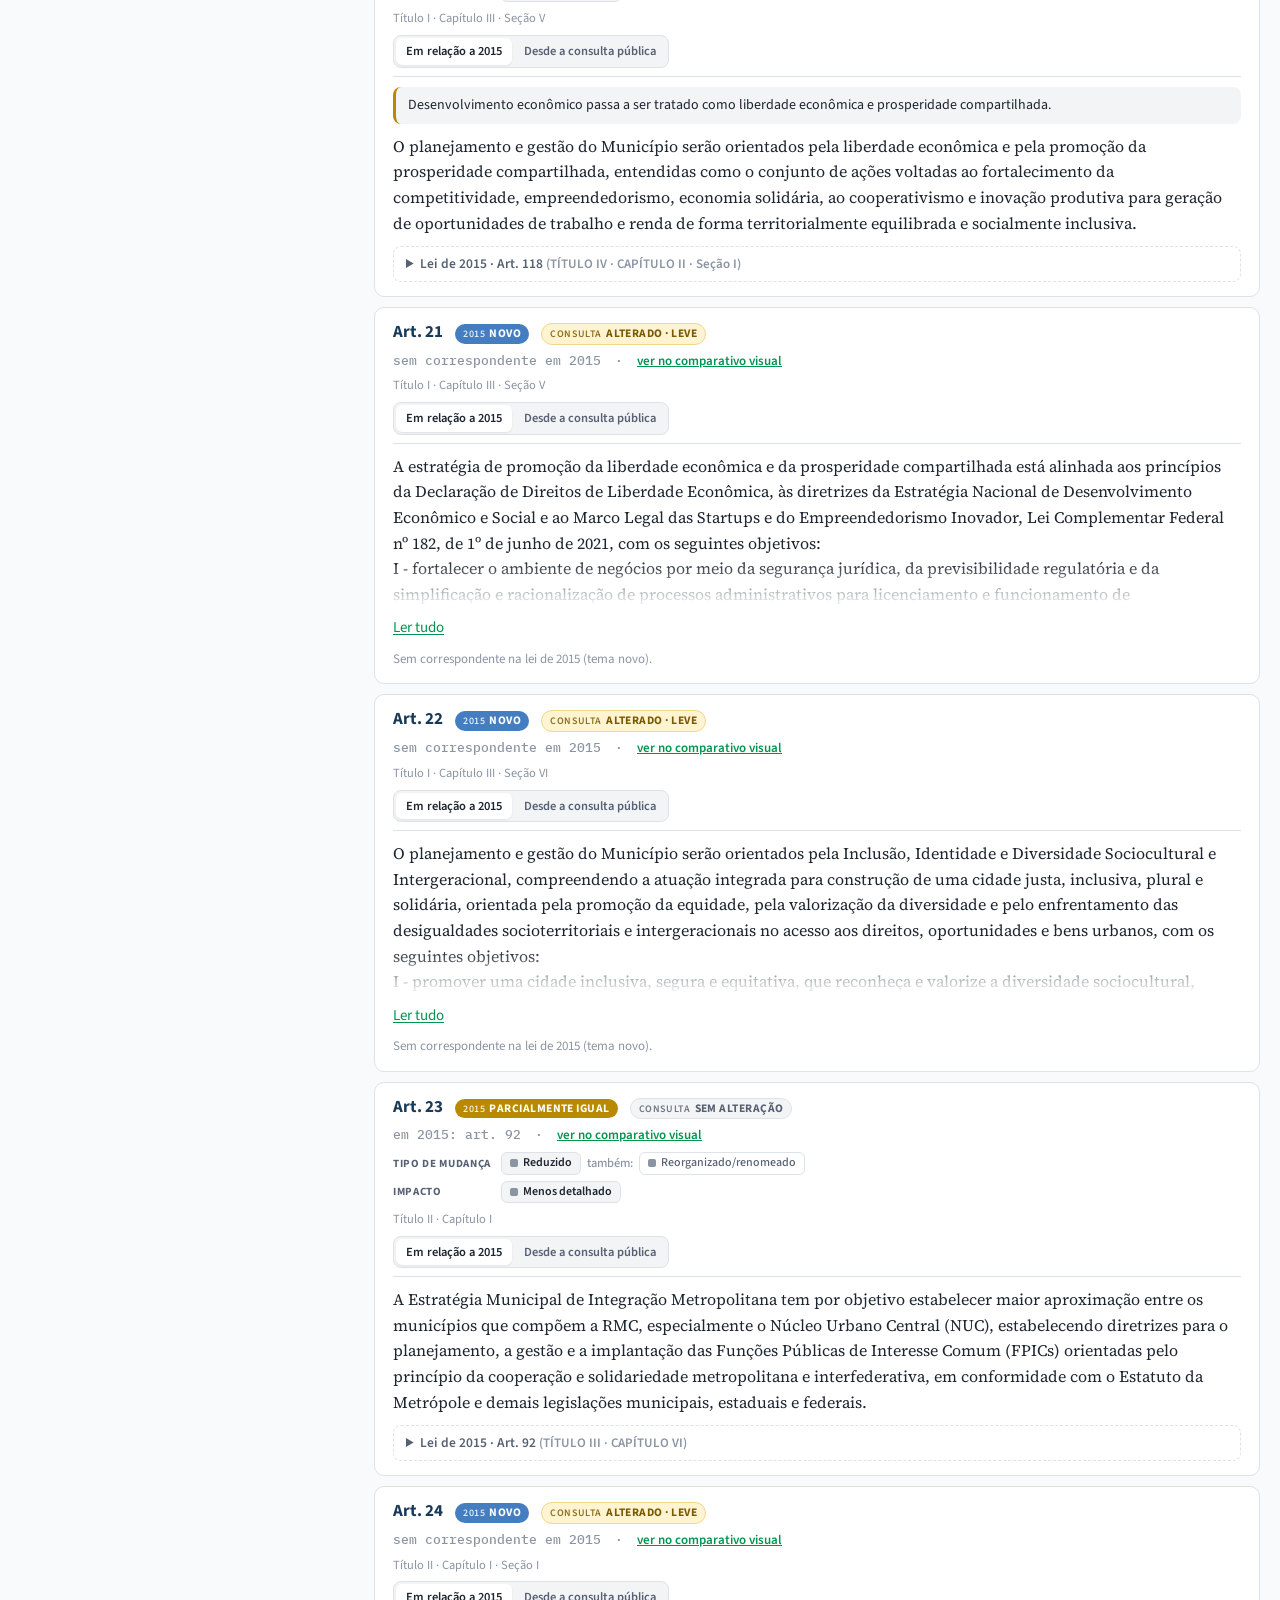
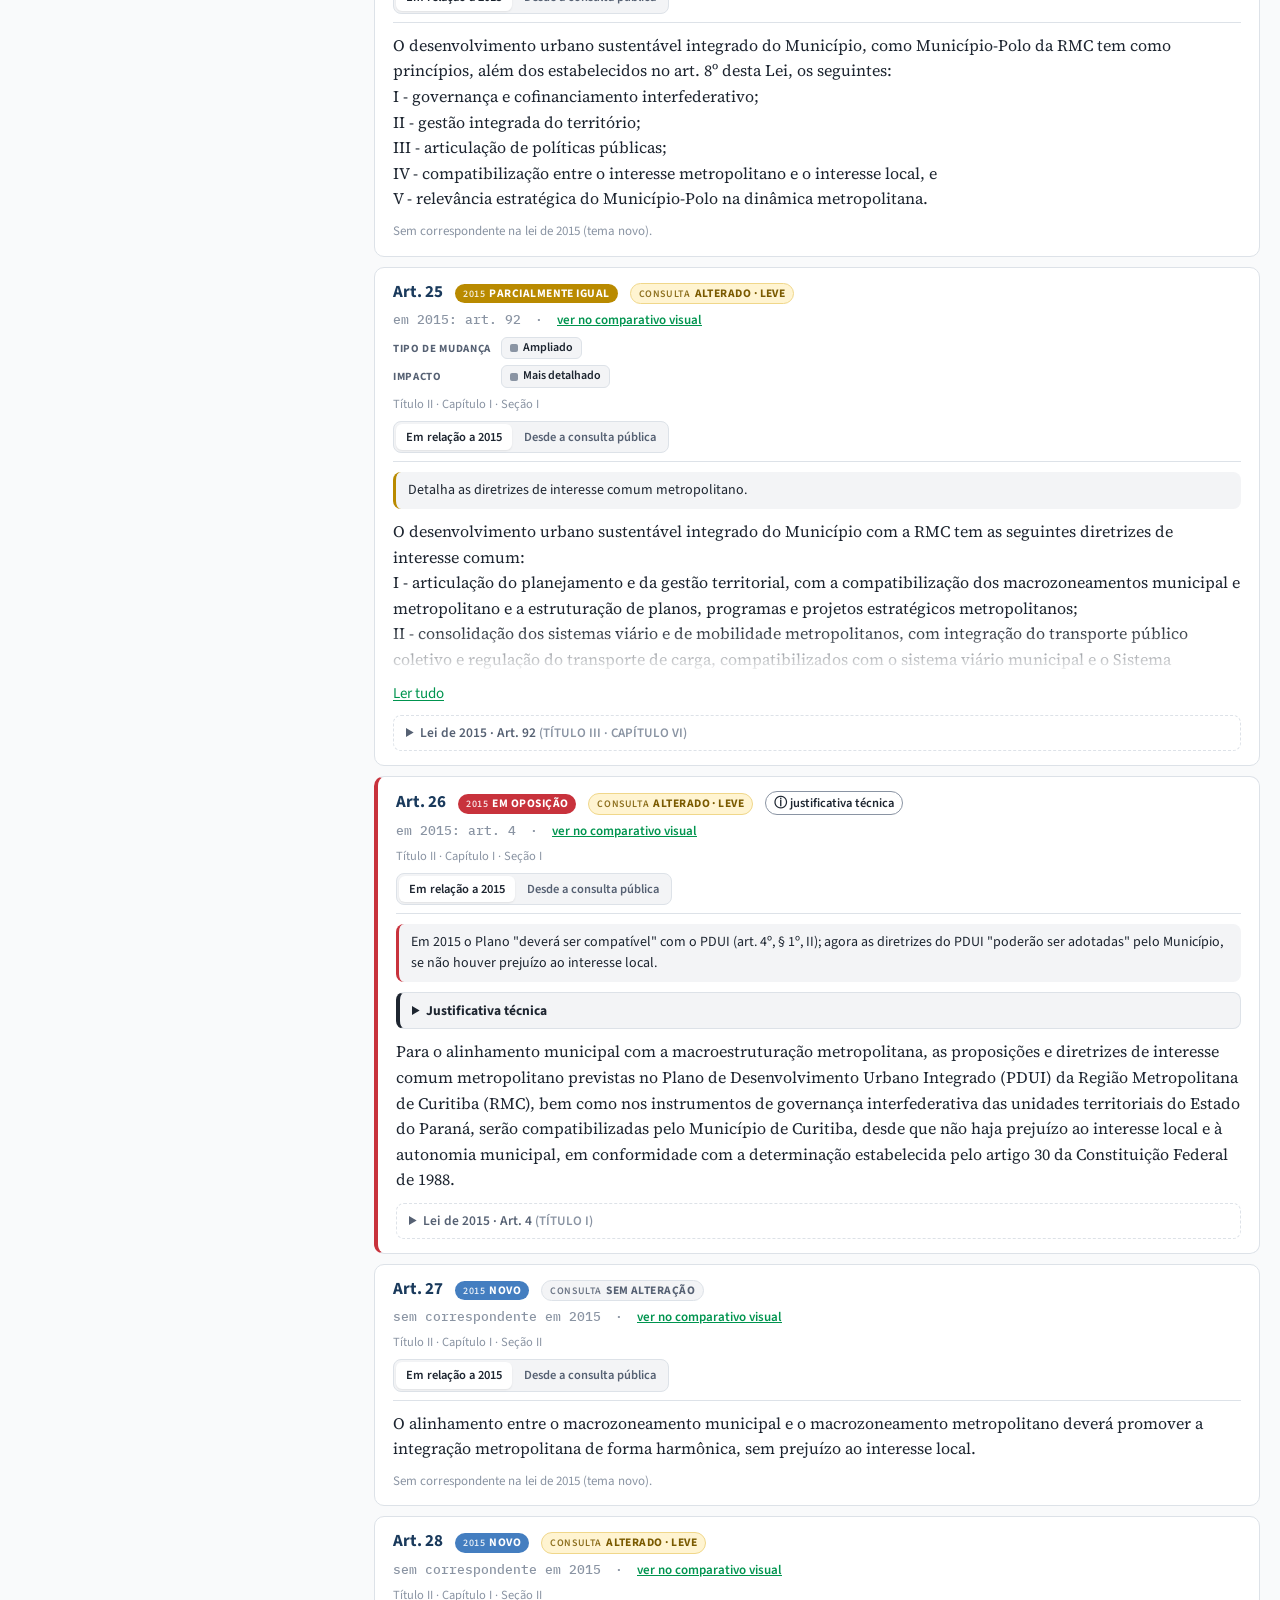
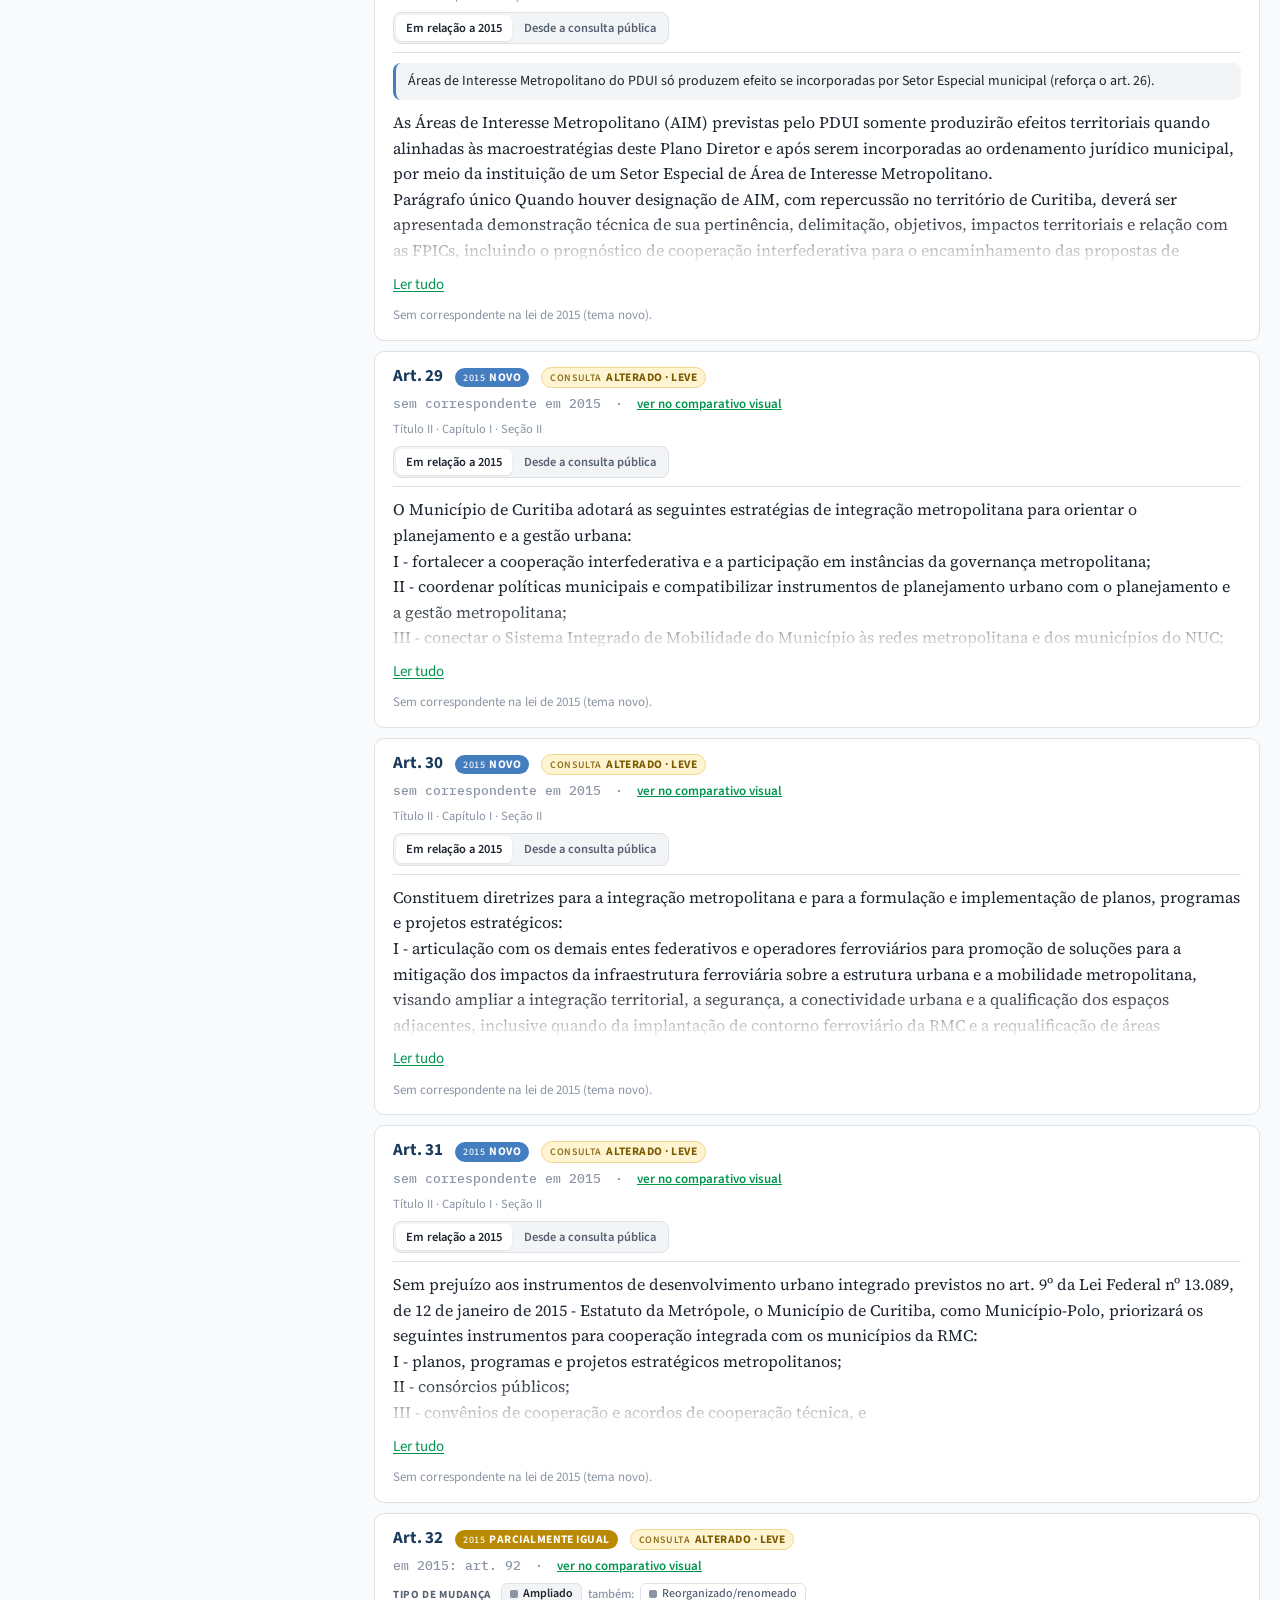
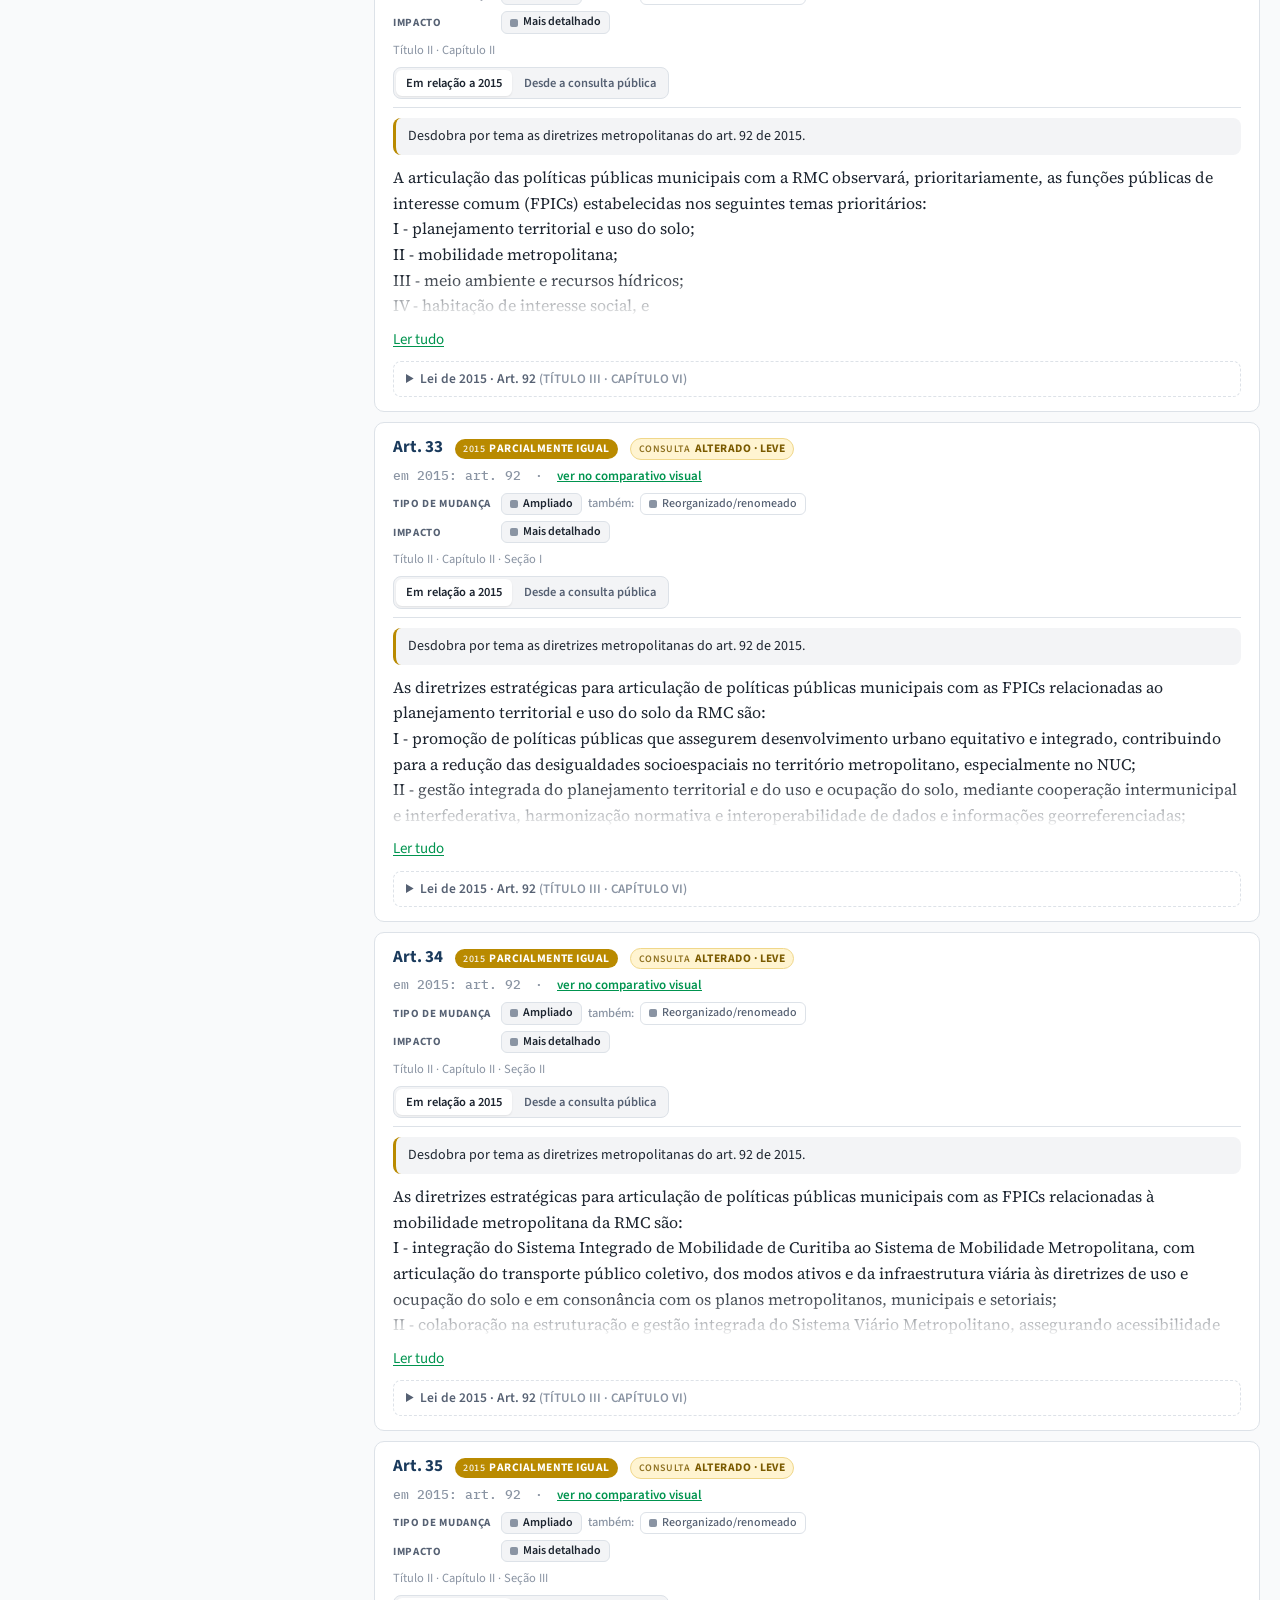
<file: artigos.html>
<!doctype html>
<html lang="pt-BR">
<head>
<meta charset="UTF-8">
<meta name="robots" content="noindex">
<meta name="viewport" content="width=device-width, initial-scale=1.0, viewport-fit=cover">
  <!-- Google Analytics (fluxo 16165894488) -->
  <script async src="https://www.googletagmanager.com/gtag/js?id=G-242PY3YEGE"></script>
  <script>
    window.dataLayer = window.dataLayer || [];
    function gtag(){dataLayer.push(arguments);}
    gtag('js', new Date());
    gtag('config', 'G-242PY3YEGE');
  </script>
<title>Artigo por Artigo</title>
<link rel="preconnect" href="https://fonts.googleapis.com">
<link rel="preconnect" href="https://fonts.gstatic.com" crossorigin>
<link href="https://fonts.googleapis.com/css2?family=Source+Sans+3:wght@400;500;600;700&family=Source+Serif+4:opsz,wght@8..60,400;8..60,600&family=IBM+Plex+Mono:wght@400;500&display=swap" rel="stylesheet">
<link rel="stylesheet" href="assets/estilo.css?v=20261123">
<style>
  :root { --s-igual: #00944F; --s-parcial: #B98A00; --s-novo: #447EC0; --s-contra: #C8323C; --s-sem: #8A94A3; }
  .grade { display: grid; grid-template-columns: 340px minmax(0, 1fr); gap: 14px; align-items: start; }
  .grade > aside { position: sticky; top: 12px; display: flex; flex-direction: column; gap: 14px; max-height: calc(100vh - 24px); overflow: auto; }
  @media (max-width: 900px) { .grade { grid-template-columns: minmax(0, 1fr); } .grade > aside { position: static; max-height: none; } }
  .numero.vermelho b { color: var(--s-contra); } .numero.ouro b { color: var(--s-parcial); } .numero.azul b { color: var(--s-novo); }
  .numero.destaque { border-color: var(--s-contra); background: color-mix(in srgb, var(--s-contra) 8%, var(--surface)); }
  .sit { font: 700 11.5px/1 var(--f-ui); letter-spacing: .04em; text-transform: uppercase; padding: 4px 8px; border-radius: 999px; color: #fff; background: var(--cor); white-space: nowrap; }
  .sit small, .sitj small { font: 600 10px/1 var(--f-ui); opacity: .85; margin-right: 4px; letter-spacing: .06em; }
  .sitj { font: 700 11.5px/1 var(--f-ui); letter-spacing: .04em; text-transform: uppercase; padding: 4px 8px; border-radius: 999px; background: var(--surface-2); color: var(--ink-soft); border: 1px solid var(--border); white-space: nowrap; }
  .sitj.Alterado { background: #FFF4D1; color: #7A5A00; border-color: #F0D78A; }
  .sitj.Novo { background: #EDE6F7; color: #5B3E8F; border-color: #D5C6EC; }
  .sitj.Ajuste { background: #E4EEF9; color: #2D5F99; border-color: transparent; }
  @media (prefers-color-scheme: dark) { :root:not([data-theme="light"]) .sitj.Alterado { background: #3A3112; color: #F2C230; border-color: #5A4A14; } :root:not([data-theme="light"]) .sitj.Ajuste { background: #1C2C40; color: #7DA9DE; } :root:not([data-theme="light"]) .sitj.Novo { background: #2B2140; color: #C3A8F0; border-color: #3E3060; } }
  :root[data-theme="dark"] .sitj.Alterado { background: #3A3112; color: #F2C230; border-color: #5A4A14; }
  :root[data-theme="dark"] .sitj.Ajuste { background: #1C2C40; color: #7DA9DE; }
  :root[data-theme="dark"] .sitj.Novo { background: #2B2140; color: #C3A8F0; border-color: #3E3060; }
  .tem-j { font: 600 12.5px var(--f-ui); color: var(--ink); border: 1px solid var(--ink-faint); border-radius: 999px; padding: 2px 8px; }
  .meta-art { display: flex; flex-wrap: wrap; gap: 4px 14px; font: 500 13px/1.3 var(--f-mono); color: var(--ink-faint); }
  .meta-art a { font-family: var(--f-ui); font-weight: 600; color: var(--primary); }
  .lugar { color: var(--c-prazo); font-family: var(--f-ui); }
  .sub { display: flex; flex-wrap: wrap; gap: 6px; align-items: center; font: 600 12.5px/1.2 var(--f-ui); }
  .sub .tag { padding: 3px 8px; border-radius: 6px; background: var(--surface-2); color: var(--ink); border: 1px solid var(--border); }
  .sub .tag.imp { border-style: dashed; }
  .sub .outros { color: var(--ink-faint); font-weight: 500; }
  .ti2 { display: grid; grid-template-columns: max-content 1fr; gap: 6px 10px; align-items: center; font: 600 12.5px/1.2 var(--f-ui); }
  .ti2 .rot { font: 700 11px var(--f-ui); letter-spacing: .06em; text-transform: uppercase; color: var(--ink-soft); }
  .ti2 .linha { display: flex; flex-wrap: wrap; gap: 6px; align-items: center; }
  .ti2 .tag { padding: 3px 8px; border-radius: 6px; background: var(--surface-2); color: var(--ink); border: 1px solid var(--border); }
  .ti2 .tag.sec { font-weight: 500; color: var(--ink-soft); background: var(--surface); }
  .ti2 .tambem { color: var(--ink-faint); font-weight: 500; }
  .art.contra { border-left: 4px solid var(--s-contra); }
  .nota { margin: 0; font-size: 14px; line-height: 1.5; color: var(--ink); background: var(--surface-2); border-radius: 8px; padding: 8px 12px; border-left: 3px solid var(--cor, var(--ink-faint)); }
  .texto { font: 16px/1.6 var(--f-lei); color: var(--ink); white-space: pre-wrap; overflow-wrap: anywhere; margin: 0; }
  .texto.recolhido { max-height: 9.6em; overflow: hidden; -webkit-mask-image: linear-gradient(#000 70%, transparent); mask-image: linear-gradient(#000 70%, transparent); }
  .texto del { color: var(--danger); background: var(--danger-soft); text-decoration: line-through; text-decoration-thickness: 1px; border-radius: 3px; }
  .texto ins { color: var(--primary); background: var(--primary-soft); text-decoration: none; font-weight: 600; border-radius: 3px; }
  .texto mark, .nota mark, .j-txt mark { background: var(--mark); color: var(--mark-ink); border-radius: 2px; }
  details.antigo { border: 1px dashed var(--border); border-radius: 8px; padding: 8px 12px; background: var(--surface); }
  details.antigo summary { cursor: pointer; font: 600 13.5px/1.3 var(--f-ui); color: var(--ink-soft); }
  details.antigo .texto { font-size: 15px; color: var(--ink-soft); margin-top: 8px; }
  .just { border: 1px solid var(--border); border-left: 4px solid var(--ink); border-radius: 8px; background: var(--surface-2); }
  .just > summary { cursor: pointer; padding: 8px 12px; font: 700 13.5px var(--f-ui); color: var(--ink); }
  .just .j-corpo { padding: 0 12px 12px; display: flex; flex-direction: column; gap: 8px; }
  .j-par { display: grid; grid-template-columns: 1fr 1fr; gap: 8px; }
  @media (max-width: 600px) { .j-par { grid-template-columns: 1fr; } }
  .j-par div { background: var(--surface); border: 1px solid var(--border); border-radius: 6px; padding: 7px 9px; font-size: 13.5px; line-height: 1.45; }
  .j-par b { display: block; font: 700 11px var(--f-ui); letter-spacing: .06em; text-transform: uppercase; color: var(--ink-soft); margin-bottom: 3px; }
  .j-txt { margin: 0; font-size: 14.5px; line-height: 1.55; white-space: pre-wrap; }
  .art-acoes { display: flex; flex-wrap: wrap; gap: 8px; align-items: center; }
  .abas-art { display: inline-flex; gap: 2px; background: var(--surface-2); border: 1px solid var(--border); border-radius: 8px; padding: 2px; }
  .abas-art button, .vista button, .seg button { appearance: none; border: 0; background: none; font: 600 12.5px/1 var(--f-ui); color: var(--ink-soft); padding: 7px 10px; border-radius: 6px; cursor: pointer; }
  .abas-art button[aria-pressed="true"], .vista button[aria-pressed="true"], .seg button[aria-pressed="true"] { background: var(--surface); color: var(--ink); box-shadow: 0 1px 2px rgba(0,0,0,.08); }
  .vista, .seg { display: inline-flex; gap: 2px; background: var(--surface-2); border: 1px solid var(--border); border-radius: 8px; padding: 2px; }
  .seg button { font-size: 13.5px; padding: 8px 12px; }
  .painel-aba { display: flex; flex-direction: column; gap: 10px; border-top: 1px solid var(--border); padding-top: 10px; }
  .mantido { font: 500 12.5px/1 var(--f-mono); color: var(--ink-soft); }
  .mantido i { display: inline-block; width: 60px; height: 6px; border-radius: 3px; background: var(--surface-2); vertical-align: middle; margin-right: 6px; overflow: hidden; position: relative; }
  .mantido i::after { content: ""; position: absolute; inset: 0 auto 0 0; width: var(--p); background: var(--g-remissao); }
  .legenda-diff { display: flex; flex-wrap: wrap; gap: 6px 14px; font-size: 13px; color: var(--ink-soft); }
  .legenda-diff del, .legenda-diff ins { font: 600 13px var(--f-lei); padding: 0 4px; border-radius: 3px; }
  .legenda-diff del { color: var(--danger); background: var(--danger-soft); }
  .legenda-diff ins { color: var(--primary); background: var(--primary-soft); text-decoration: none; }
  .barra4 { display: flex; height: 10px; border-radius: 5px; overflow: hidden; background: var(--surface-2); }
  .barra4 i { display: block; height: 100%; }
  aside .distrib-linha { grid-template-columns: minmax(0, 1fr) 3.2em; row-gap: 4px; }
  aside .distrib-nome { grid-column: 1 / -1; white-space: normal; }
  .legenda4 { display: flex; flex-direction: column; gap: 7px; font-size: 13px; color: var(--ink-soft); }
  .legenda4 b { color: var(--ink); }
  .legenda4 span.p { display: inline-block; width: 10px; height: 10px; border-radius: 50%; background: var(--cor); margin-right: 6px; vertical-align: middle; }
  .grupo-chips { display: flex; flex-direction: column; gap: 6px; }
  .grupo-chips .rotulo { font: 700 11.5px var(--f-ui); letter-spacing: .06em; text-transform: uppercase; color: var(--ink-soft); }
  .duas-col { display: grid; grid-template-columns: 1fr 1fr; gap: 12px 20px; }
  @media (max-width: 900px) { .duas-col { grid-template-columns: 1fr; } }
  .atalhos { display: flex; flex-wrap: wrap; gap: 6px; align-items: center; }
  .atalhos .rotulo { font: 700 11.5px var(--f-ui); letter-spacing: .06em; text-transform: uppercase; color: var(--ink-soft); margin-right: 4px; }
  .atalhos button { appearance: none; border: 1px solid var(--border); background: var(--surface); border-radius: 999px; padding: 6px 12px; font: 600 13px var(--f-ui); color: var(--ink); cursor: pointer; }
  .atalhos button:hover { border-color: var(--ink-faint); }
  .atalhos button[aria-pressed="true"] { background: var(--ink); color: var(--surface); border-color: var(--ink); }
  .atalhos button .qt { font: 500 11.5px var(--f-mono); opacity: .75; margin-left: 4px; }
  table.cruz { width: 100%; border-collapse: collapse; font-size: 13px; }
  table.cruz th { font: 700 10.5px var(--f-ui); letter-spacing: .03em; text-transform: uppercase; color: var(--ink-soft); padding: 4px 3px; text-align: center; vertical-align: bottom; }
  table.cruz th.lin { text-align: left; text-transform: none; font-size: 12.5px; letter-spacing: 0; color: var(--ink); vertical-align: middle; }
  table.cruz th.lin span { display: inline-block; width: 9px; height: 9px; border-radius: 50%; background: var(--cor); margin-right: 5px; }
  table.cruz td { padding: 2px; text-align: center; }
  table.cruz td button { appearance: none; width: 100%; border: 1px solid var(--border); background: var(--surface); border-radius: 6px; padding: 5px 0; font: 600 13px var(--f-mono); color: var(--ink); cursor: pointer; }
  table.cruz td button:hover { border-color: var(--ink-faint); }
  table.cruz td button.on { background: var(--ink); color: var(--surface); border-color: var(--ink); }
  table.cruz td button.zero { color: var(--ink-faint); }
  table.cruz td.tot { font: 500 12px var(--f-mono); color: var(--ink-soft); }
  .mais { align-self: center; }
  button.numero { display: flex; flex-direction: column; justify-content: flex-start; align-items: flex-start; color: inherit; }
  button.numero:hover { border-color: var(--ink-faint); }
</style>
</head>
<body>
<div class="faixa" aria-hidden="true"></div>
<div class="page wide">
  <header class="topo">
    <span class="selo">Ferramenta da Comissão · Câmara Municipal de Curitiba</span>
    <p class="eyebrow">Revisão do Plano Diretor · Lei nº 14.771/2015 · consulta pública (jul/2026) · Rev.09 CMC (nov/2026)</p>
    <h1>Artigo por artigo</h1>
    <p class="subtitulo">Cada um dos 360 artigos da nova minuta comparado de duas formas: com a lei em vigor (Lei nº 14.771/2015) e com a versão da consulta pública (julho/2026). Também lista os artigos da lei de 2015 que a nova minuta não traz.</p>
  </header>

  <nav class="abas" aria-label="Seções da ferramenta">
    <a href="index.html#indice">Índice</a>
    <a href="index.html#glossario">Glossário</a>
    <a href="index.html#busca">Buscar na minuta</a>
    <a href="grafo.html">Grafo de impactos</a>
    <a href="comparativo.html">Comparativo visual</a>
    <a href="artigos.html" class="ativa" aria-current="page">Artigo por artigo</a>
    <a href="index.html#pergunte">Pergunte usando I.A.</a>
  </nav>

  <div class="numeros" id="numeros"></div>

  <section class="card">
    <div class="art-acoes" style="justify-content:space-between">
      <h2>Filtrar</h2>
      <span class="seg" id="g" role="group" aria-label="O que listar">
        <button type="button" data-g="novos" aria-pressed="true">Artigos da nova minuta (360)</button>
        <button type="button" data-g="antigos" aria-pressed="false">Artigos da lei de 2015 (194)</button>
      </span>
    </div>
    <div class="busca-linha">
      <input type="search" id="q" placeholder="Palavra, “expressão entre aspas” ou nº do artigo (ex.: outorga, “área verde”, 113)" aria-label="Buscar" autocomplete="off">
    </div>
    <div class="opcoes" id="opcoes-novos">
      <span class="rotulo">Buscar em</span>
      <span class="grupo">
        <input type="radio" name="onde" id="onde-tudo" value="tudo" checked><label for="onde-tudo">Tudo</label>
        <input type="radio" name="onde" id="onde-ins" value="ins"><label for="onde-ins">Só no que entrou desde julho</label>
        <input type="radio" name="onde" id="onde-del" value="del"><label for="onde-del">Só no que saiu desde julho</label>
      </span>
      <label class="check"><input type="checkbox" id="so-lugar"> Só os que mudaram de lugar</label>
      <label class="check"><input type="checkbox" id="so-just"> Só com justificativa técnica</label>
    </div>
    <div class="atalhos" id="atalhos"></div>
    <div class="duas-col" id="chips-novos">
      <div class="grupo-chips"><span class="rotulo">Em relação à lei de 2015</span><div class="chips" id="chips-15"></div></div>
      <div class="grupo-chips"><span class="rotulo">Desde a consulta pública (jul/2026)</span><div class="chips" id="chips-jul"></div><div class="chips" id="chips-grau"></div></div>
    </div>
    <div class="chips" id="chips-ant" hidden></div>
    <div class="filtros">
      <div><label for="f-titulo">Título</label><select id="f-titulo"><option value="">Todos os títulos</option></select></div>
      <div class="so-novos"><label for="f-tipo">Tipo de mudança (2015)</label><select id="f-tipo"><option value="">Todos</option></select></div>
      <div class="so-novos"><label for="f-imp">Impacto (2015)</label><select id="f-imp"><option value="">Todos</option></select></div>
      <div class="so-novos"><label for="ordem">Ordenar por</label><select id="ordem"><option value="lei">Ordem da lei</option><option value="contra">Em oposição primeiro</option><option value="mudanca">Maior mudança desde julho primeiro</option></select></div>
    </div>
    <div class="art-acoes" style="justify-content:space-between">
      <label class="check so-novos" style="display:inline-flex;gap:6px;align-items:center;font:500 14px var(--f-ui);text-transform:none;letter-spacing:0;color:var(--ink-soft);margin:0"><input type="checkbox" id="f-outros"> Incluir classificações secundárias de tipo e impacto</label>
      <span class="art-acoes so-novos"><span class="dica" style="margin:0">Abrir os cartões em:</span><span class="seg" id="aba-padrao" role="group" aria-label="Aba aberta nos cartões"><button type="button" data-a="l15" aria-pressed="true">Em relação a 2015</button><button type="button" data-a="jul" aria-pressed="false">Desde a consulta</button></span></span>
    </div>
  </section>

  <div class="grade">
    <aside>
      <section class="card so-novos">
        <h2>As duas comparações cruzadas</h2>
        <p class="dica" style="margin:0 0 6px">Linhas: em relação a 2015. Colunas: desde a consulta pública. Clique num número para filtrar.</p>
        <div id="cruz"></div>
      </section>
      <section class="card">
        <h2 id="dist-tit">Por título</h2>
        <div class="distrib" id="distrib"></div>
      </section>
      <section class="card suave">
        <h2>Como ler</h2>
        <div class="legenda4" id="legenda"></div>
        <details class="so-novos"><summary class="dica" style="cursor:pointer;font-weight:600">Desde a consulta pública</summary>
          <p class="dica" style="margin:6px 0 0"><b>Alterado:</b> mudou o conteúdo. A intensidade indica quanto do texto de julho foi mantido: leve (80% ou mais), moderada (40–80%), profunda (menos de 40%) ou reescrito.<br><b>Ajuste de forma:</b> só pontuação, maiúsculas, acentos ou espaços.<br><b>Novo:</b> não existia na versão de julho.<br>Os artigos foram pareados pelo texto, não pelo número, porque a numeração mudou a partir do art. 112.</p>
          <div class="legenda-diff" style="margin-top:6px"><span><del>texto retirado</del></span><span><ins>texto incluído</ins></span></div></details>
        <details class="so-novos"><summary class="dica" style="cursor:pointer;font-weight:600">Tipo de mudança e impacto (2015)</summary>
          <p class="dica" style="margin:6px 0 0">Cada artigo parcialmente igual recebe um tipo de mudança e um impacto principais e, quando cabe, outros secundários.</p>
          <dl class="defs" id="defs" style="font-size:13px;line-height:1.45"></dl></details>
        <p class="dica">A classificação foi feita lendo os textos, artigo a artigo. Serve para orientar a análise e não substitui a leitura jurídica.</p>
      </section>
    </aside>
    <main style="display:flex;flex-direction:column;gap:10px;min-width:0">
      <div class="resumo"><p id="resumo"></p><div class="acoes"><button type="button" class="btn-sec" id="bt-limpar">Limpar filtros</button><button type="button" class="btn-sec" id="bt-csv">Baixar CSV</button></div></div>
      <div class="lista-artigos" id="lista"></div>
      <button type="button" class="btn-sec mais" id="bt-mais" hidden>Mostrar mais</button>
    </main>
  </div>

  <footer class="rodape" id="rodape"></footer>
</div>

<script src="dados/lei2015_x_rev09.js?v=20261123"></script>
<script src="dados/versoes_jul_out.js?v=20261123"></script>
<script src="dados/justificativas.js?v=20261123"></script>
<script>
(() => {
  const D = window.LEI2015, VS = window.VERSOES, J = window.JUSTIFICATIVAS || {};
  const NOV = D.novos, ANT = D.antigos, A15 = new Map(ANT.map((a) => [a.n, a]));
  const $ = (id) => document.getElementById(id);
  const esc = (s) => String(s ?? '').replace(/[&<>"]/g, (c) => ({ '&': '&amp;', '<': '&lt;', '>': '&gt;', '"': '&quot;' }[c]));
  const semAc = (s) => String(s || '').normalize('NFC').normalize('NFD').replace(/[̀-ͯ]/g, '').toLowerCase();
  const LOTE = 40;
  const temJ = (n) => !!(J[n] && J[n].justificativa);
  const J15 = window.JUSTIFICATIVAS_2015 || {};
  const temJ15 = (n) => !!(J15[n] && J15[n].justificativa);
  const COR = { 'Igual': 'var(--s-igual)', 'Parcialmente igual': 'var(--s-parcial)', 'Novo': 'var(--s-novo)', 'Em oposição': 'var(--s-contra)',
    'Mantido igual': 'var(--s-igual)', 'Mantido com mudanças': 'var(--s-parcial)', 'Alterado em oposição': 'var(--s-contra)', 'Sem correspondente': 'var(--s-sem)' };
  const S15 = ['Em oposição', 'Parcialmente igual', 'Igual', 'Novo'];
  const SJ = ['Alterado', 'Novo', 'Ajuste de forma', 'Sem alteração'];
  const COR_J = { 'Alterado': 'var(--c-prazo, #B98A00)', 'Novo': '#6B4FA8', 'Ajuste de forma': 'var(--g-remissao, #2D5F99)', 'Sem alteração': 'var(--ink-faint)' };
  const GRAUS = ['Leve', 'Moderada', 'Profunda', 'Reescrito'];
  const SA = ['Sem correspondente', 'Alterado em oposição', 'Mantido com mudanças', 'Mantido igual'];
  const EXPL = {
    'Igual': 'mesmo conteúdo normativo, só ajustes de redação.',
    'Parcialmente igual': 'o tema já existia em 2015; mantém o núcleo e amplia, detalha ou muda parte da regra.',
    'Novo': 'tema ou instrumento sem correspondente na lei de 2015.',
    'Em oposição': 'inverte a regra de 2015: obrigação vira faculdade, garantia ou controle social é reduzido, proteção é estreitada ou matéria que exigia lei passa para ato do Executivo.',
    'Sem correspondente': 'artigo de 2015 que a nova minuta não traz.',
    'Alterado em oposição': 'artigo de 2015 cuja regra é invertida pela nova minuta.',
    'Mantido com mudanças': 'o tema continua na nova minuta, com mudanças.',
    'Mantido igual': 'reproduzido na nova minuta sem mudança de conteúdo.' };
  const DEF_T = { 'Ampliado': 'acrescenta objetivos, diretrizes, hipóteses ou instrumentos ao que havia em 2015.', 'Reduzido': 'retira parte do conteúdo de 2015 (incisos, programas, exigências, prioridades).', 'Regra alterada': 'muda prazo, valor, percentual, critério, área de incidência ou procedimento.', 'Delegado a outra norma': 'o que estava escrito na lei passa a depender de lei específica, regulamento ou ato do Executivo.', 'Reorganizado/renomeado': 'mesmo tema com nova estrutura, nome ou enquadramento (ex.: PMDUS → PDUIS).' };
  const DEF_I = { 'Mais restritivo': 'cria ou amplia obrigações, ônus ou controles.', 'Mais permissivo': 'flexibiliza parâmetros, amplia potencial construtivo ou retira proteção ou controle.', 'Mais detalhado': 'mais conteúdo normativo, sem inverter a direção da regra.', 'Menos detalhado': 'texto mais genérico; perde conteúdo operativo de 2015.', 'Só redação': 'muda a forma, não o efeito.' };
  $('defs').innerHTML = '<dt style="margin-top:8px;font-weight:700">Tipo de mudança</dt>' + Object.entries(DEF_T).map(([k, v]) => `<dt style="font-weight:700;margin-top:6px">${k}</dt><dd style="margin:0;color:var(--ink-soft)">${v}</dd>`).join('') + '<dt style="margin-top:10px;font-weight:700">Impacto</dt>' + Object.entries(DEF_I).map(([k, v]) => `<dt style="font-weight:700;margin-top:6px">${k}</dt><dd style="margin:0;color:var(--ink-soft)">${v}</dd>`).join('');
  $('f-tipo').innerHTML += Object.keys(DEF_T).map((k) => `<option value="${k}">${k} (${NOV.filter((a) => a.tipo === k).length})</option>`).join('');
  $('f-imp').innerHTML += Object.keys(DEF_I).map((k) => `<option value="${k}">${k} (${NOV.filter((a) => a.impacto === k).length})</option>`).join('');

  // ---------- junta as duas comparações ----------
  const VJ = new Map(VS.artigos.filter((v) => v.out).map((v) => [v.out, v]));
  NOV.forEach((a) => {
    const v = VJ.get(a.n);
    a.v = v; a.sj = v ? v.sit : 'Novo'; a.grau = v ? v.grau : ''; a.jul = v ? v.jul : null; a.lugar = v ? v.lugar_jul : '';
    a.sem = v ? v.sem : 0;
    const d = v ? v.d : [['+', a.texto]];
    a.tJul = d.filter((x) => x[0] !== '+').map((x) => x[1]).join('');
    a.tIns = d.filter((x) => x[0] === '+').map((x) => x[1]).join(' ');
    a.tDel = d.filter((x) => x[0] === '-').map((x) => x[1]).join(' ');
    a.bTudo = semAc([a.texto, a.nota, a.tJul, a.refs.map((r) => A15.get(r).texto).join(' '), temJ(a.n) ? [J[a.n].justificativa, J[a.n].em_2015, J[a.n].na_minuta].join(' ') : ''].join(' \n '));
    a.bIns = semAc(a.tIns); a.bDel = semAc(a.tDel);
  });
  ANT.forEach((a) => { a.bTudo = semAc(a.texto + ' ' + a.nota + (temJ15(a.n) ? ' ' + J15[a.n].justificativa : '')); });

  // ---------- busca ----------
  const VAZIAS = new Set(['de', 'da', 'do', 'das', 'dos', 'e', 'o', 'a', 'os', 'as', 'em', 'no', 'na', 'nos', 'nas', 'para', 'por', 'com', 'que', 'ao', 'aos', 'ou', 'se', 'um', 'uma']);
  function termos(q) {
    const out = [];
    String(q).replace(/[“"”]([^“"”]+)[“"”]|([^\s“"”]+)/g, (m, frase, pal) => {
      const t = semAc(frase || pal).trim();
      if (t && (frase || (!VAZIAS.has(t) && (t.length >= 2 || /\d/.test(t))))) out.push(t);
      return m;
    });
    return out;
  }
  const tem = (txt, ts) => !!txt && ts.every((t) => txt.includes(t));
  function marcar(html) {
    const ts = est.ts; if (!ts.length) return html;
    return html.replace(/(<[^>]+>)|([^<]+)/g, (m, tag, txt) => {
      if (tag) return tag;
      const n = semAc(txt), ms = [];
      ts.forEach((x) => { let i = 0; while ((i = n.indexOf(x, i)) >= 0) { ms.push([i, i + x.length]); i += x.length; } });
      if (!ms.length) return txt;
      ms.sort((x, y) => x[0] - y[0]); let out = '', p = 0;
      for (const [i, j] of ms) { if (i < p) continue; out += txt.slice(p, i) + '<mark>' + txt.slice(i, j) + '</mark>'; p = j; }
      return out + txt.slice(p);
    });
  }

  // ---------- estado ----------
  const novoEst = () => ({ g: 'novos', q: '', ts: [], num: null, numJul: false, onde: 'tudo', s15: new Set(S15), sj: new Set(SJ), graus: new Set(), sa: new Set(['Sem correspondente', 'Alterado em oposição']),
    titulo: '', tipo: '', imp: '', outros: false, lugar: false, just: false, ordem: 'lei', aba: 'l15', mostrar: LOTE, abertos: new Set(), abas: {}, vistas: {} });
  let est = novoEst();

  // ---------- números ----------
  const c = (f) => NOV.filter(f).length;
  const opDepois = (a) => a.sit === 'Em oposição' && (a.sj === 'Alterado' || a.sj === 'Novo');
  $('numeros').innerHTML = [
    [String(D.novos.length), 'artigos na nova minuta', '', ''],
    [c((a) => a.sit === 'Em oposição'), 'em oposição à lei de 2015', 'vermelho', ''],
    [c((a) => a.sit === 'Novo'), 'novos em relação a 2015', 'azul', ''],
    [c((a) => a.sj === 'Alterado'), 'alterados desde a consulta', 'ouro', ''],
    [c((a) => a.sj === 'Novo'), 'entraram depois da consulta', '', ''],
    [c(opDepois), 'em oposição e mudaram depois da consulta', 'vermelho destaque', 'op-depois'],
    [ANT.filter((a) => a.sit === 'Sem correspondente').length, 'artigos de 2015 que saíram' + (ANT.some((a) => temJ15(a.n)) ? ` · ${ANT.filter((a) => a.sit === 'Sem correspondente' && temJ15(a.n)).length} com justificativa` : ''), '', 'saiu'],
  ].map(([b, s, cl, at]) => at ? `<button type="button" class="numero ${cl}" data-at="${at}" style="text-align:left;cursor:pointer;font:inherit"><b>${b}</b><span>${s}</span></button>` : `<div class="numero ${cl}"><b>${b}</b><span>${s}</span></div>`).join('');

  // ---------- atalhos ----------
  const ATALHOS = {
    'op-depois': ['Em oposição a 2015 e mudaram depois da consulta', opDepois, () => { est.s15 = new Set(['Em oposição']); est.sj = new Set(['Alterado', 'Novo']); }],
    'pos-consulta': ['Entraram depois da consulta pública', (a) => a.sj === 'Novo', () => { est.sj = new Set(['Novo']); }],
    'novo-alt': ['Novos em relação a 2015 e alterados depois da consulta', (a) => a.sit === 'Novo' && a.sj === 'Alterado', () => { est.s15 = new Set(['Novo']); est.sj = new Set(['Alterado']); }],
    'profunda': ['Mudança profunda desde a consulta', (a) => a.grau === 'Profunda' || a.grau === 'Reescrito', () => { est.sj = new Set(['Alterado']); est.graus = new Set(['Profunda', 'Reescrito']); }],
    'just': ['Com justificativa técnica', (a) => temJ(a.n), () => { est.just = true; }],
  };
  let atalhoAtivo = '';
  function aplicarAtalho(k) {
    const g = est.g, aba = est.aba; est = novoEst(); est.aba = aba; $('q').value = '';
    if (k === 'saiu') { est.g = 'antigos'; est.sa = new Set(['Sem correspondente']); atalhoAtivo = ''; }
    else if (atalhoAtivo === k) atalhoAtivo = '';
    else { ATALHOS[k][2](); atalhoAtivo = k; if (k === 'pos-consulta' || k === 'profunda' || k === 'novo-alt') est.aba = 'jul'; }
    sincronizarControles(); atualizar();
  }
  function atalhos() {
    $('atalhos').hidden = est.g !== 'novos';
    $('atalhos').innerHTML = '<span class="rotulo">Atalhos</span>' + Object.entries(ATALHOS).map(([k, [t, f]]) => `<button type="button" data-at="${k}" aria-pressed="${atalhoAtivo === k}">${t}<span class="qt">${c(f)}</span></button>`).join('');
  }
  document.body.addEventListener('click', (e) => { const b = e.target.closest('[data-at]'); if (b) aplicarAtalho(b.dataset.at); });

  // ---------- chips ----------
  function chips() {
    $('chips-15').innerHTML = S15.map((s) => `<button type="button" class="chip" data-s15="${s}" aria-pressed="${est.s15.has(s)}" style="--cor:${COR[s]}"><span class="ponto"></span>${s} <span class="qt">${c((a) => a.sit === s)}</span></button>`).join('');
    $('chips-jul').innerHTML = SJ.map((s) => `<button type="button" class="chip" data-sj="${s}" aria-pressed="${est.sj.has(s)}" style="--cor:${COR_J[s]}"><span class="ponto"></span>${s} <span class="qt">${c((a) => a.sj === s)}</span></button>`).join('');
    $('chips-grau').hidden = !est.sj.has('Alterado');
    $('chips-grau').innerHTML = '<span class="dica" style="align-self:center;margin:0">Intensidade:</span>' + GRAUS.map((g) => `<button type="button" class="chip" data-grau="${g}" aria-pressed="${est.graus.has(g)}"><span class="ponto"></span>${g} <span class="qt">${c((a) => a.grau === g)}</span></button>`).join('');
    $('chips-ant').innerHTML = '<span class="rotulo" style="align-self:center">Situação</span>' + SA.map((s) => `<button type="button" class="chip" data-sa="${s}" aria-pressed="${est.sa.has(s)}" style="--cor:${COR[s]}"><span class="ponto"></span>${s} <span class="qt">${ANT.filter((a) => a.sit === s).length}</span></button>`).join('');
  }
  const alterna = (set, v) => { set.has(v) ? set.delete(v) : set.add(v); };
  document.querySelector('.card').addEventListener('click', (e) => {
    const b = e.target.closest('[data-s15],[data-sj],[data-grau],[data-sa]'); if (!b) return;
    if (b.dataset.s15) alterna(est.s15, b.dataset.s15);
    else if (b.dataset.sj) alterna(est.sj, b.dataset.sj);
    else if (b.dataset.grau) alterna(est.graus, b.dataset.grau);
    else alterna(est.sa, b.dataset.sa);
    atalhoAtivo = ''; atualizar();
  });

  // ---------- cruzamento ----------
  function cruz() {
    const curto = { 'Alterado': 'Alterado', 'Novo': 'Novo', 'Ajuste de forma': 'Ajuste', 'Sem alteração': 'Sem alt.' };
    let h = '<table class="cruz"><tr><th></th>' + SJ.map((s) => `<th>${curto[s]}</th>`).join('') + '<th>Total</th></tr>';
    for (const r of S15) {
      h += `<tr><th class="lin" scope="row"><span style="--cor:${COR[r]}"></span>${r}</th>` + SJ.map((s) => {
        const k = c((a) => a.sit === r && a.sj === s);
        const on = est.s15.size === 1 && est.s15.has(r) && est.sj.size === 1 && est.sj.has(s);
        return `<td><button type="button" data-cruz="${r}|${s}" class="${on ? 'on' : ''}${k ? '' : ' zero'}" title="${r} em relação a 2015 · ${s} desde a consulta">${k}</button></td>`;
      }).join('') + `<td class="tot">${c((a) => a.sit === r)}</td></tr>`;
    }
    h += '<tr><th class="lin">Total</th>' + SJ.map((s) => `<td class="tot">${c((a) => a.sj === s)}</td>`).join('') + '<td class="tot">' + D.novos.length + '</td></tr></table>';
    $('cruz').innerHTML = h;
  }
  $('cruz').onclick = (e) => {
    const b = e.target.closest('[data-cruz]'); if (!b) return;
    const [r, s] = b.dataset.cruz.split('|');
    if (b.classList.contains('on')) { est.s15 = new Set(S15); est.sj = new Set(SJ); }
    else { est.s15 = new Set([r]); est.sj = new Set([s]); }
    est.graus.clear(); atalhoAtivo = ''; atualizar();
  };

  // ---------- títulos ----------
  const tituloCurto = (t) => { const m = (t || '').match(/^(T[ÍI]TULO\s+[IVXLC]+)\s+–\s+(.*)$/i); return m ? [m[1].replace(/T[ÍI]TULO/i, 'Título'), m[2].toLowerCase().replace(/^./, (x) => x.toUpperCase())] : [t, '']; };
  function titulos() {
    const L = est.g === 'novos' ? NOV : ANT;
    const ts = [...new Set(L.map((a) => a.titulo))];
    $('f-titulo').innerHTML = '<option value="">Todos os títulos</option>' + ts.map((t) => `<option value="${esc(t)}">${esc(tituloCurto(t).join(' – '))}</option>`).join('');
    $('f-titulo').value = est.titulo;
    $('dist-tit').textContent = est.g === 'novos' ? 'Por título da nova minuta' : 'Por título da lei de 2015';
    const S = est.g === 'novos' ? S15 : SA;
    $('distrib').innerHTML = ts.map((t) => {
      const doT = L.filter((a) => a.titulo === t); const [r, n] = tituloCurto(t);
      const seg = S.map((s) => { const k = doT.filter((a) => a.sit === s).length; return k ? `<i style="width:${(k / doT.length) * 100}%;background:${COR[s]}" title="${s}: ${k}"></i>` : ''; }).join('');
      const extra = est.g === 'novos' ? ` · ${doT.filter((a) => a.sj === 'Alterado' || a.sj === 'Novo').length} mudaram desde julho` : '';
      return `<button type="button" class="distrib-linha${est.titulo === t ? ' sel' : ''}" data-t="${esc(t)}"><span class="distrib-nome"><b>${esc(r)}</b> · ${esc(n)}<span class="dica" style="display:block;margin:0">${doT.length} artigos${extra}</span></span><span class="barra4">${seg}</span><span class="distrib-num">${doT.length}</span></button>`;
    }).join('');
    $('legenda').innerHTML = S.map((s) => `<div><span class="p" style="--cor:${COR[s]}"></span><b>${s}:</b> ${EXPL[s]}</div>`).join('');
  }
  $('distrib').onclick = (e) => { const b = e.target.closest('[data-t]'); if (!b) return; est.titulo = est.titulo === b.dataset.t ? '' : b.dataset.t; atualizar(); };

  // ---------- filtro ----------
  const temTipo = (a, v) => a.tipo === v || (est.outros && (a.tipo_outros || []).includes(v));
  const temImp = (a, v) => a.impacto === v || (est.outros && (a.impacto_outros || []).includes(v));
  function filtrados() {
    if (est.g === 'antigos') {
      return ANT.filter((a) => {
        if (est.num !== null) return a.n === est.num;
        if (!est.sa.has(a.sit)) return false;
        if (est.titulo && a.titulo !== est.titulo) return false;
        if (est.ts.length && !tem(a.bTudo, est.ts)) return false;
        return true;
      });
    }
    let R = NOV.filter((a) => {
      if (est.num !== null) return est.numJul ? a.jul === est.num : a.n === est.num;
      if (!est.s15.has(a.sit) || !est.sj.has(a.sj)) return false;
      if (est.graus.size && a.sj === 'Alterado' && !est.graus.has(a.grau)) return false;
      if (est.titulo && a.titulo !== est.titulo) return false;
      if (est.tipo && !temTipo(a, est.tipo)) return false;
      if (est.imp && !temImp(a, est.imp)) return false;
      if (est.lugar && !a.lugar) return false;
      if (est.just && !temJ(a.n)) return false;
      if (est.ts.length && !tem(est.onde === 'ins' ? a.bIns : est.onde === 'del' ? a.bDel : a.bTudo, est.ts)) return false;
      return true;
    });
    if (est.ordem === 'contra') R = [...R].sort((x, y) => (S15.indexOf(x.sit) - S15.indexOf(y.sit)) || x.n - y.n);
    if (est.ordem === 'mudanca') R = [...R].sort((x, y) => (x.sj === 'Novo' ? -1 : x.sj === 'Alterado' ? x.sem : 2) - (y.sj === 'Novo' ? -1 : y.sj === 'Alterado' ? y.sem : 2) || x.n - y.n);
    return R;
  }

  // ---------- cartões ----------
  const cam = (a) => [a.titulo, a.capitulo, a.secao, a.subsecao].filter(Boolean).map((x) => x.split(' – ')[0]).join(' · ');
  const linhaTI = (rot, pri, outros, def) => `<span class="rot">${rot}</span><span class="linha">${pri.map((x) => `<span class="tag" title="${esc(def[x] || '')}">${esc(x)}</span>`).join('')}${outros.length ? `<span class="tambem">também:</span>${outros.map((x) => `<span class="tag sec" title="${esc(def[x] || '')}">${esc(x)}</span>`).join('')}` : ''}</span>`;
  const subHtml = (a) => a.tipo ? `<div class="ti2">${linhaTI('Tipo de mudança', [a.tipo], a.tipo_outros || [], DEF_T)}${linhaTI('Impacto', [a.impacto], a.impacto_outros || [], DEF_I)}</div>`
    : (a.tipos && a.tipos.length) ? `<div class="ti2">${linhaTI('Tipo de mudança', a.tipos, [], DEF_T)}${(a.impactos || []).length ? linhaTI('Impacto', a.impactos, [], DEF_I) : ''}</div>` : '';
  const dataBR = (d) => { const m = String(d || '').match(/^(\d{4})-(\d{2})-(\d{2})$/); return m ? `${m[3]}/${m[2]}/${m[1]}` : esc(d || ''); };
  function blocoJust(a, l = 'n') {
    if (!(l === 'a' ? temJ15(a.n) : temJ(a.n))) return '';
    const j = (l === 'a' ? J15 : J)[a.n];
    return `<details class="just"${est.just || (est.ts.length && tem(semAc(j.justificativa), est.ts)) ? ' open' : ''}><summary>Justificativa técnica</summary><div class="j-corpo">
      ${(j.em_2015 || j.na_minuta) ? `<div class="j-par"><div><b>Em 2015${j.arts_2015 ? ' (' + esc(j.arts_2015) + ')' : ''}</b>${marcar(esc(j.em_2015 || '—'))}</div><div><b>${l === 'a' ? 'O que a comparação registra' : 'Na nova minuta'}</b>${marcar(esc(j.na_minuta || '—'))}</div></div>` : ''}
      <p class="j-txt">${marcar(esc(j.justificativa))}</p>${j.fonte || j.data ? `<p class="dica" style="margin:0">Fonte: ${esc(j.fonte || '—')}${j.data ? ' · ' + dataBR(j.data) : ''}</p>` : ''}</div></details>`;
  }
  const rec = (txt, aberto) => txt.length > 600 && !aberto;
  function aba15(a, aberto) {
    const corpo = a.diff ? a.diff.map(([op, t]) => op === '-' ? `<del>${esc(t)}</del>` : op === '+' ? `<ins>${esc(t)}</ins>` : esc(t)).join('') : esc(a.texto);
    const antigos = a.refs.map((r) => { const v = A15.get(r); return `<details class="antigo"${est.ts.length && tem(semAc(v.texto), est.ts) ? ' open' : ''}><summary>Lei de 2015 · Art. ${r} <span class="dica">(${esc(cam(v))})</span></summary><p class="texto">${marcar(esc(v.texto))}</p></details>`; }).join('');
    return `${a.nota ? `<p class="nota" style="--cor:${COR[a.sit]}">${marcar(esc(a.nota))}</p>` : ''}
      ${blocoJust(a)}
      ${a.diff ? '<p class="dica" style="margin:0">Diferenças em relação a 2015: <del style="color:var(--danger)">saiu</del> · <ins style="color:var(--primary);text-decoration:none;font-weight:600">entrou</ins></p>' : ''}
      <p class="texto${rec(a.texto, aberto) ? ' recolhido' : ''}">${marcar(corpo)}</p>
      ${a.texto.length > 600 ? `<div class="art-acoes"><button type="button" class="link" data-exp>${aberto ? 'Recolher' : 'Ler tudo'}</button></div>` : ''}
      ${antigos || '<p class="dica" style="margin:0">Sem correspondente na lei de 2015 (tema novo).</p>'}`;
  }
  function abaJul(a, aberto) {
    const id = a.n;
    if (a.sj === 'Novo') return `<p class="nota" style="--cor:#6B4FA8">Este artigo não existia na versão da consulta pública (julho/2026): entrou depois.</p><p class="texto${rec(a.texto, aberto) ? ' recolhido' : ''}">${marcar(esc(a.texto))}</p>${a.texto.length > 600 ? `<div class="art-acoes"><button type="button" class="link" data-exp>${aberto ? 'Recolher' : 'Ler tudo'}</button></div>` : ''}`;
    const vista = est.vistas[id] || (a.sj === 'Sem alteração' ? 'out' : 'dif');
    let html;
    if (vista === 'jul') html = esc(a.tJul);
    else if (vista === 'out') html = esc(a.texto);
    else html = a.v.d.map(([op, t]) => op === '-' ? `<del>${esc(t)}</del>` : op === '+' ? `<ins>${esc(t)}</ins>` : esc(t)).join('');
    const tam = a.texto.length + a.tDel.length;
    const mant = a.sj === 'Alterado' || a.sj === 'Ajuste de forma' ? `<span class="mantido" title="Parcela do texto de julho mantida"><i style="--p:${Math.round(a.sem * 100)}%"></i>${Math.round(a.sem * 100)}% mantido</span>` : '';
    return `<div class="art-acoes"><span class="vista" role="group" aria-label="Versão exibida">
        ${a.sj !== 'Sem alteração' ? `<button type="button" data-v="dif" aria-pressed="${vista === 'dif'}">Diferenças</button>` : ''}
        <button type="button" data-v="jul" aria-pressed="${vista === 'jul'}">Julho${a.jul !== a.n ? ' (art. ' + a.jul + ')' : ''}</button>
        <button type="button" data-v="out" aria-pressed="${vista === 'out'}">Outubro</button></span>${mant}</div>
      ${a.sj === 'Sem alteração' ? '<p class="dica" style="margin:0">Mesmo texto da versão da consulta pública.</p>' : ''}
      <p class="texto${rec(' '.repeat(tam), aberto) ? ' recolhido' : ''}">${marcar(html)}</p>
      ${tam > 600 ? `<div class="art-acoes"><button type="button" class="link" data-exp>${aberto ? 'Recolher' : 'Ler tudo'}</button></div>` : ''}`;
  }
  function cartaoNovo(a) {
    const id = 'n' + a.n, aberto = est.abertos.has(id), aba = est.abas[id] || est.aba;
    const clsJ = a.sj === 'Ajuste de forma' ? 'Ajuste' : a.sj.split(' ')[0];
    const meta = [a.refs.length ? `em 2015: art. ${a.refs.join(', ')}` : 'sem correspondente em 2015',
      a.sj === 'Novo' ? 'não existia em julho' : (a.jul !== a.n ? `era art. ${a.jul} em julho` : ''),
      a.lugar ? `<span class="lugar" title="${esc(a.lugar)}">mudou de lugar desde julho</span>` : '',
      `<a href="comparativo.html?art=${a.n}${temJ(a.n) ? '&just=1' : ''}">ver no comparativo visual</a>`].filter(Boolean);
    return `<article class="art${a.sit === 'Em oposição' ? ' contra' : ''}" data-id="${id}">
      <div class="art-cab"><span class="art-num">Art. ${a.n}</span><span class="sit" style="--cor:${COR[a.sit]}" title="Em relação à lei de 2015"><small>2015</small>${a.sit}</span><span class="sitj ${clsJ}" title="Desde a versão da consulta pública (jul/2026)"><small>consulta</small>${a.grau ? a.sj + ' · ' + a.grau : a.sj}</span>${temJ(a.n) ? '<span class="tem-j">ⓘ justificativa técnica</span>' : ''}</div>
      <div class="meta-art">${meta.join('<span aria-hidden="true">·</span>')}</div>
      ${subHtml(a)}
      <div class="caminho"><span>${esc(cam(a))}</span></div>
      <div class="art-acoes"><span class="abas-art" role="group" aria-label="Comparação exibida"><button type="button" data-aba="l15" aria-pressed="${aba === 'l15'}">Em relação a 2015</button><button type="button" data-aba="jul" aria-pressed="${aba === 'jul'}">Desde a consulta pública</button></span></div>
      <div class="painel-aba">${aba === 'jul' ? abaJul(a, aberto) : aba15(a, aberto)}</div>
    </article>`;
  }
  function cartaoAntigo(a) {
    const id = 'a' + a.n, aberto = est.abertos.has(id), longo = a.texto.length > 600;
    return `<article class="art${a.sit === 'Alterado em oposição' ? ' contra' : ''}" data-id="${id}">
      <div class="art-cab"><span class="art-num">Art. ${a.n} (2015)</span><span class="sit" style="--cor:${COR[a.sit]}">${a.sit}</span>${temJ15(a.n) ? '<span class="tem-j">ⓘ justificativa técnica</span>' : ''}</div>
      <div class="meta-art">${a.em.length ? `na nova minuta: ${a.em.map((n) => `<a href="artigos.html?q=${n}">art. ${n}</a>`).join(', ')}` : 'não aparece na nova minuta'}<span aria-hidden="true">·</span><a href="comparativo.html?art2015=${a.n}${temJ15(a.n) ? '&just=1' : ''}">ver no comparativo visual</a></div>
      ${subHtml(a)}
      <div class="caminho"><span>${esc(cam(a))}</span></div>
      ${a.nota ? `<p class="nota" style="--cor:${COR[a.sit]}">${marcar(esc(a.nota))}</p>` : ''}
      ${blocoJust(a, 'a')}
      <p class="texto${longo && !aberto ? ' recolhido' : ''}">${marcar(esc(a.texto))}</p>
      ${longo ? `<div class="art-acoes"><button type="button" class="link" data-exp>${aberto ? 'Recolher' : 'Ler tudo'}</button></div>` : ''}
    </article>`;
  }

  // ---------- atualizar ----------
  let lista = [];
  function lerBusca() {
    const q = est.q.trim();
    const m = q.match(/^(jul(?:ho)?\.?\s*)?(?:art\.?\s*)?(\d+)$/i);
    est.num = m ? Number(m[2]) : null; est.numJul = !!(m && m[1]);
    est.ts = est.num === null ? termos(q) : [];
  }
  function atualizar(manter) {
    if (!manter) est.mostrar = LOTE;
    lerBusca();
    const nov = est.g === 'novos';
    document.querySelectorAll('.so-novos').forEach((x) => { x.hidden = !nov; });
    $('opcoes-novos').hidden = !nov; $('chips-novos').hidden = !nov; $('chips-ant').hidden = nov;
    document.querySelectorAll('#g button').forEach((x) => x.setAttribute('aria-pressed', x.dataset.g === est.g));
    document.querySelectorAll('#aba-padrao button').forEach((x) => x.setAttribute('aria-pressed', x.dataset.a === est.aba));
    chips(); atalhos(); cruz(); titulos();
    lista = filtrados();
    const q = est.q.trim();
    let ocultos = 0;
    if (est.ts.length) { const base = nov ? NOV : ANT; ocultos = base.filter((a) => !lista.includes(a) && tem(a.bTudo, est.ts)).length; }
    $('resumo').innerHTML = (lista.length ? `<b>${lista.length}</b> artigo${lista.length > 1 ? 's' : ''} ${nov ? 'da nova minuta' : 'da lei de 2015'}${q ? ` com “${esc(q)}”` : ''}` : 'Nenhum artigo com esses filtros.')
      + (est.num !== null && nov && !est.numJul ? ' · <span class="dica" style="margin:0">para o número de julho, digite “jul ' + est.num + '”</span>' : '')
      + (ocultos ? ` · <button type="button" class="link" id="bt-ocultos">mais ${ocultos} fora dos filtros</button>` : '');
    if (ocultos) $('bt-ocultos').onclick = () => { const q2 = est.q, g = est.g, aba = est.aba; est = novoEst(); est.q = q2; est.g = g; est.aba = aba; if (g === 'antigos') est.sa = new Set(SA); atalhoAtivo = ''; sincronizarControles(); atualizar(); };
    $('lista').innerHTML = lista.slice(0, est.mostrar).map(nov ? cartaoNovo : cartaoAntigo).join('') || '<div class="vazio">Tente outro termo ou marque mais situações.</div>';
    $('bt-mais').hidden = lista.length <= est.mostrar; $('bt-mais').textContent = `Mostrar mais (${lista.length - est.mostrar} restantes)`;
    salvar();
  }
  function sincronizarControles() {
    $('q').value = est.q;
    const r = document.querySelector(`input[name="onde"][value="${est.onde}"]`); if (r) r.checked = true;
    $('so-lugar').checked = est.lugar; $('so-just').checked = est.just;
    $('f-tipo').value = est.tipo; $('f-imp').value = est.imp; $('f-outros').checked = est.outros; $('ordem').value = est.ordem;
  }
  $('lista').onclick = (e) => {
    const art = e.target.closest('.art'); if (!art) return;
    const id = art.dataset.id;
    const ab = e.target.closest('[data-aba]'), v = e.target.closest('[data-v]'), x = e.target.closest('[data-exp]');
    if (ab) est.abas[id] = ab.dataset.aba;
    else if (v) est.vistas[+id.slice(1)] = v.dataset.v;
    else if (x) alterna(est.abertos, id);
    else return;
    const a = id[0] === 'n' ? NOV.find((y) => y.n === +id.slice(1)) : A15.get(+id.slice(1));
    art.outerHTML = id[0] === 'n' ? cartaoNovo(a) : cartaoAntigo(a);
  };
  $('g').onclick = (e) => { const b = e.target.closest('[data-g]'); if (!b || b.dataset.g === est.g) return; est.g = b.dataset.g; est.titulo = ''; atalhoAtivo = ''; atualizar(); };
  $('aba-padrao').onclick = (e) => { const b = e.target.closest('[data-a]'); if (!b) return; est.aba = b.dataset.a; est.abas = {}; atualizar(true); };
  $('bt-mais').onclick = () => { est.mostrar += LOTE; atualizar(true); };
  $('bt-limpar').onclick = () => { const g = est.g, aba = est.aba; est = novoEst(); est.g = g; est.aba = aba; atalhoAtivo = ''; sincronizarControles(); atualizar(); };
  let tq; $('q').oninput = (e) => { clearTimeout(tq); tq = setTimeout(() => { est.q = e.target.value; atualizar(); }, 200); };
  document.querySelectorAll('input[name="onde"]').forEach((r) => r.onchange = () => { est.onde = r.value; if (r.value !== 'tudo') { est.aba = 'jul'; est.abas = {}; } atualizar(); });
  $('so-lugar').onchange = (e) => { est.lugar = e.target.checked; if (est.lugar) { est.aba = 'jul'; est.abas = {}; } atualizar(); };
  $('so-just').onchange = (e) => { est.just = e.target.checked; atalhoAtivo = ''; atualizar(); };
  $('f-titulo').onchange = (e) => { est.titulo = e.target.value; atualizar(); };
  const garantirParcial = () => { if (est.tipo || est.imp) est.s15.add('Parcialmente igual'); };
  $('f-tipo').onchange = (e) => { est.tipo = e.target.value; garantirParcial(); atualizar(); };
  $('f-imp').onchange = (e) => { est.imp = e.target.value; garantirParcial(); atualizar(); };
  $('f-outros').onchange = (e) => { est.outros = e.target.checked; atualizar(); };
  $('ordem').onchange = (e) => { est.ordem = e.target.value; if (est.ordem === 'mudanca') { est.aba = 'jul'; est.abas = {}; } atualizar(); };

  // ---------- CSV ----------
  $('bt-csv').onclick = () => {
    const cel = (s) => '"' + String(s ?? '').replace(/"/g, '""') + '"';
    const linhas = est.g === 'novos'
      ? [['art_nova', 'em_relacao_a_2015', 'tipo_mudanca', 'impacto', 'arts_2015', 'desde_a_consulta', 'intensidade', 'mantido_%', 'art_julho', 'titulo', 'observacao_2015', 'justificativa_tecnica', 'texto_out', 'texto_jul', 'saiu_desde_jul', 'entrou_desde_jul'].join(';')]
        .concat(lista.map((a) => [a.n, a.sit, a.tipo, a.impacto, a.refs.join(', '), a.sj, a.grau, a.sj === 'Novo' ? '' : Math.round(a.sem * 100), a.jul, a.titulo, a.nota, temJ(a.n) ? J[a.n].justificativa : '', a.texto, a.tJul, a.tDel, a.tIns].map(cel).join(';')))
      : [['art_2015', 'situacao', 'arts_nova', 'titulo', 'observacao', 'texto_2015'].join(';')].concat(lista.map((a) => [a.n, a.sit, a.em.join(', '), a.titulo, a.nota, a.texto].map(cel).join(';')));
    const blob = new Blob(['﻿' + linhas.join('\n')], { type: 'text/csv;charset=utf-8' });
    const l = document.createElement('a'); l.href = URL.createObjectURL(blob); l.download = est.g === 'novos' ? 'artigo_por_artigo_nova_minuta.csv' : 'artigos_lei2015.csv'; l.click(); URL.revokeObjectURL(l.href);
  };

  // ---------- URL ----------
  const conj = (s, todos) => s.size === todos.length ? null : [...s].join(',');
  function salvar() {
    const p = new URLSearchParams();
    if (est.g !== 'novos') p.set('g', est.g);
    if (est.q) p.set('q', est.q);
    if (est.g === 'novos') {
      if (atalhoAtivo) p.set('atalho', atalhoAtivo);
      else {
        const a = conj(est.s15, S15), b = conj(est.sj, SJ); if (a !== null) p.set('s15', a); if (b !== null) p.set('sj', b);
        if (est.graus.size) p.set('grau', [...est.graus].join(','));
        if (est.just) p.set('just', '1');
      }
      if (est.onde !== 'tudo') p.set('onde', est.onde);
      if (est.tipo) p.set('tipo', est.tipo); if (est.imp) p.set('imp', est.imp); if (est.outros) p.set('outros', '1');
      if (est.lugar) p.set('lugar', '1'); if (est.ordem !== 'lei') p.set('ordem', est.ordem);
      if (est.aba !== 'l15') p.set('aba', est.aba);
    } else { const a = conj(est.sa, SA); p.set('sa', a === null ? 'todas' : a); }
    if (est.titulo) p.set('titulo', est.titulo);
    history.replaceState(null, '', p.toString() ? '?' + p : location.pathname);
  }
  (function ler() {
    const p = new URLSearchParams(location.search);
    const fix = (s) => s.replace(/Alterado na contramão/g, 'Alterado em oposição').replace(/Na contramão/g, 'Em oposição');
    const lista = (k, todos) => new Set(fix(p.get(k)).split(',').filter((x) => todos.includes(x)));
    if (p.get('g') === 'antigos') est.g = 'antigos';
    if (p.has('q')) est.q = p.get('q');
    if (p.has('art')) est.q = p.get('art');
    if (p.has('s15')) est.s15 = lista('s15', S15);
    if (p.has('sj')) est.sj = lista('sj', SJ);
    if (p.has('grau')) est.graus = lista('grau', GRAUS);
    if (p.has('sa')) est.sa = p.get('sa') === 'todas' ? new Set(SA) : lista('sa', SA);
    if (p.has('onde')) est.onde = p.get('onde');
    if (p.has('tipo')) est.tipo = p.get('tipo'); if (p.has('imp')) est.imp = p.get('imp');
    if (p.get('outros') === '1') est.outros = true; if (p.get('lugar') === '1') est.lugar = true; if (p.get('just') === '1') est.just = true;
    if (p.has('ordem')) est.ordem = p.get('ordem');
    if (p.has('aba')) est.aba = p.get('aba') === 'jul' ? 'jul' : 'l15';
    const L = est.g === 'novos' ? NOV : ANT;
    if (p.has('titulo')) { const t = p.get('titulo'); est.titulo = L.some((a) => a.titulo === t) ? t : ''; }
    if (p.has('tit')) { const r = p.get('tit').toUpperCase(); const t = L.find((a) => (a.titulo.match(/^T[ÍI]TULO\s+([IVXLC]+)/i) || [])[1] === r); if (t) est.titulo = t.titulo; }
    if (p.has('atalho') && ATALHOS[p.get('atalho')]) { ATALHOS[p.get('atalho')][2](); atalhoAtivo = p.get('atalho'); }
    if (est.s15.size === 0) est.s15 = new Set(S15); if (est.sj.size === 0) est.sj = new Set(SJ);
    sincronizarControles();
  })();
  $('rodape').textContent = `Lei de 2015: ${D.meta.antes}. Consulta pública: ${VS.meta.antes.descricao}. Nova minuta: ${D.meta.depois}. Comparações revisadas em ${D.meta.gerado_em.split('-').reverse().join('/')} (com 2015) e ${VS.meta.gerado_em.split('-').reverse().join('/')} (com julho); a análise não substitui a leitura jurídica.`;
  atualizar();
})();
</script>
</body>
</html>
</file>
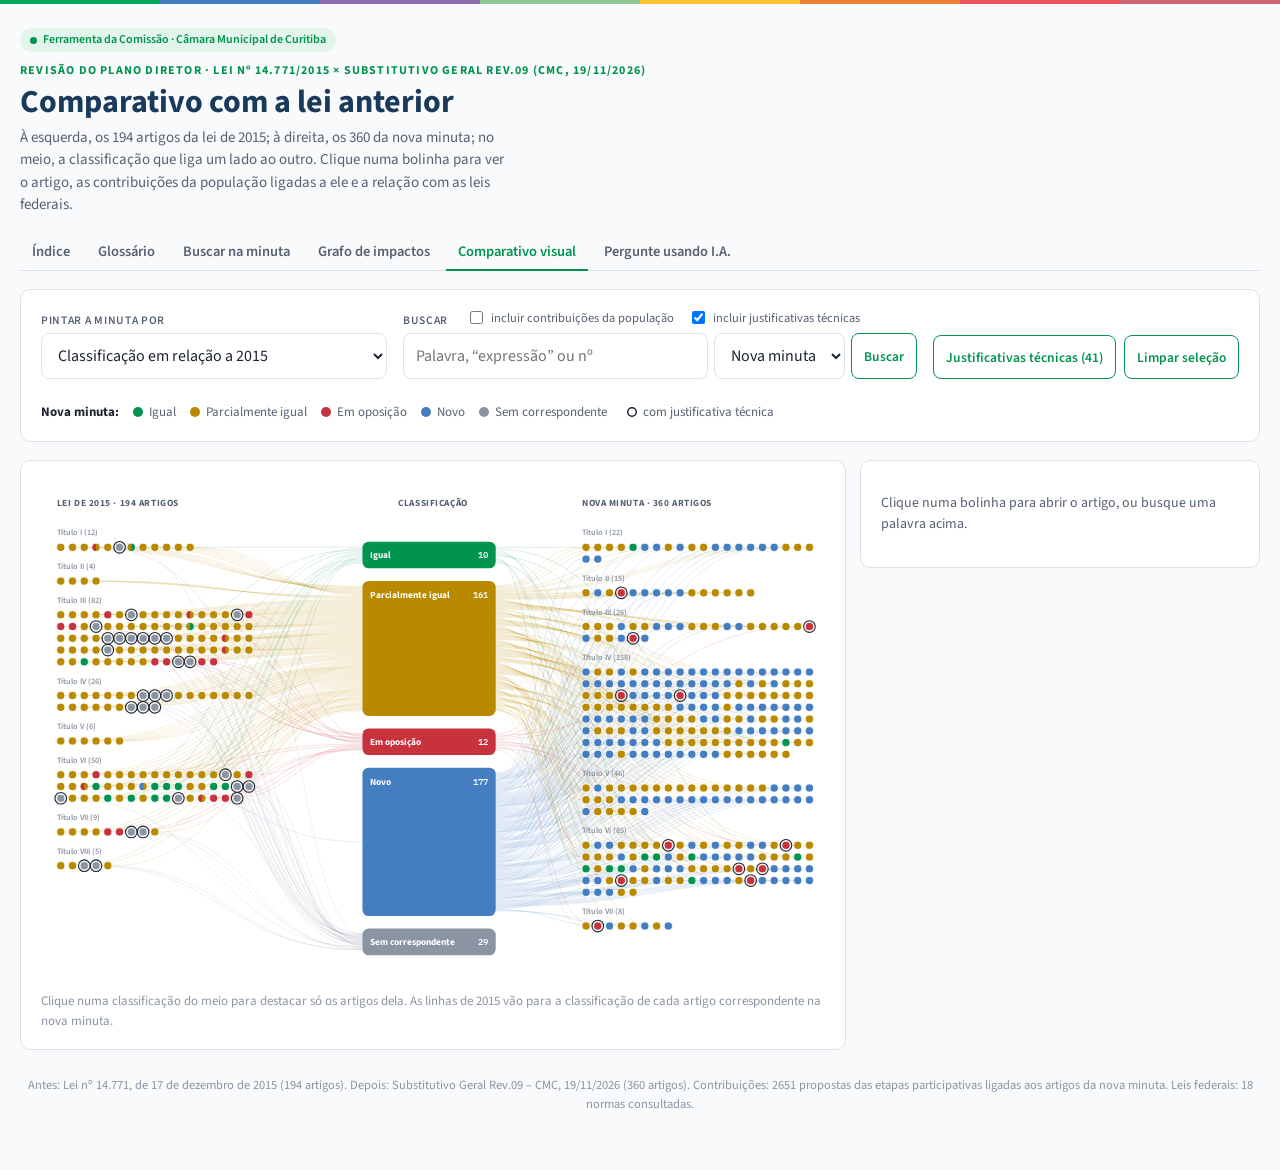
<file: comparativo.html>
<!doctype html>
<html lang="pt-BR">
<head>
<meta charset="UTF-8">
<meta name="viewport" content="width=device-width, initial-scale=1.0, viewport-fit=cover">
  <!-- Google Analytics (fluxo 16165894488) -->
  <script async src="https://www.googletagmanager.com/gtag/js?id=G-242PY3YEGE"></script>
  <script>
    window.dataLayer = window.dataLayer || [];
    function gtag(){dataLayer.push(arguments);}
    gtag('js', new Date());
    gtag('config', 'G-242PY3YEGE');
  </script>
<title>Comparativo Visual 2015 × Nova</title>
<link rel="preconnect" href="https://fonts.googleapis.com">
<link rel="preconnect" href="https://fonts.gstatic.com" crossorigin>
<link href="https://fonts.googleapis.com/css2?family=Source+Sans+3:wght@400;500;600;700&family=Source+Serif+4:opsz,wght@8..60,400;8..60,600&family=IBM+Plex+Mono:wght@400;500&display=swap" rel="stylesheet">
<link rel="stylesheet" href="assets/estilo.css?v=20261123">
<style>
  :root { --s-igual: #00944F; --s-parcial: #B98A00; --s-novo: #447EC0; --s-contra: #C8323C; --s-sem: #8A94A3; }
  .grade-vis { display: grid; grid-template-columns: minmax(0, 1fr) 400px; gap: 14px; align-items: start; }
  @media (max-width: 1100px) { .grade-vis { grid-template-columns: minmax(0, 1fr); } }
  .diagrama { overflow-x: auto; -webkit-overflow-scrolling: touch; }
  .diagrama svg { display: block; width: 100%; min-width: 760px; height: auto; font-family: var(--f-ui); }
  .diagrama .rot-col { font: 700 12px var(--f-ui); fill: var(--ink-soft); letter-spacing: .06em; text-transform: uppercase; }
  .diagrama .rot-tit { font: 600 10.5px var(--f-ui); fill: var(--ink-faint); }
  .diagrama .dot { cursor: pointer; stroke: var(--surface); stroke-width: 1; transition: opacity .15s; }
  .diagrama .dot:hover { stroke: var(--ink); stroke-width: 1.5; }
  .diagrama .dot.sel { stroke: var(--ink); stroke-width: 2.5; }
  .diagrama .lk { fill: none; stroke-width: 1.1; opacity: .16; transition: opacity .15s; pointer-events: none; }
  .diagrama.foco .lk { opacity: .03; }
  .diagrama.foco .lk.on { opacity: .9; stroke-width: 1.8; }
  .diagrama.foco .dot { opacity: .22; }
  .diagrama.foco .dot.on { opacity: 1; }
  .diagrama .no rect { rx: 8; cursor: pointer; }
  .diagrama .no text { font: 700 12px var(--f-ui); fill: #fff; pointer-events: none; }
  .diagrama .no text.qt { font: 500 11px var(--f-mono); }
  .diagrama .no.off rect { opacity: .25; }
  .barra-ctl { display: flex; flex-wrap: wrap; gap: 10px 16px; align-items: end; }
  .barra-ctl label { display: block; font: 600 11.5px var(--f-ui); letter-spacing: .06em; text-transform: uppercase; color: var(--ink-soft); margin-bottom: 4px; }
  .legenda-cores { display: flex; flex-wrap: wrap; gap: 6px 14px; font-size: 13px; color: var(--ink-soft); }
  .legenda-cores span::before { content: ""; display: inline-block; width: 10px; height: 10px; border-radius: 50%; background: var(--c); margin-right: 6px; vertical-align: -1px; }
  #painel { position: sticky; top: 12px; max-height: calc(100vh - 24px); overflow: auto; }
  @media (max-width: 1100px) { #painel { position: static; max-height: none; } }
  .sit { font: 700 11.5px/1 var(--f-ui); letter-spacing: .04em; text-transform: uppercase; padding: 4px 8px; border-radius: 999px; color: #fff; background: var(--cor); }
  .p-cab { display: flex; flex-wrap: wrap; gap: 8px; align-items: center; }
  .p-num { font: 700 20px var(--f-ui); color: var(--ink); }
  .p-sec { margin-top: 14px; }
  .p-sec h3 { font: 700 12px var(--f-ui); letter-spacing: .06em; text-transform: uppercase; color: var(--ink-soft); margin: 0 0 6px; }
  .tags { display: flex; flex-wrap: wrap; gap: 6px; }
  .tag { font: 600 12.5px/1.2 var(--f-ui); padding: 3px 8px; border-radius: 6px; background: var(--surface-2); border: 1px solid var(--border); color: var(--ink); }
  .tag.imp { border-style: dashed; }
  .ti { display: grid; grid-template-columns: 1fr 1fr; gap: 12px; }
  @media (max-width: 420px) { .ti { grid-template-columns: 1fr; } }
  .ti h3 { margin-bottom: 6px; }
  .ti .tag { display: inline-block; }
  .ti .tag.pri { border-left: 4px solid var(--c, var(--ink-faint)); }
  .ti .tag.sec { font-weight: 500; color: var(--ink-soft); background: var(--surface); }
  .ti .tambem { font-size: 12px; color: var(--ink-faint); margin: 6px 0 4px; }
  .ti .def { font-size: 12.5px; line-height: 1.4; color: var(--ink-soft); margin: 6px 0 0; }
  .lnk { appearance: none; border: 1px solid var(--border); background: var(--surface); border-radius: 6px; padding: 3px 8px; font: 600 12.5px var(--f-ui); color: var(--ink); cursor: pointer; }
  .lnk:hover { border-color: var(--ink-faint); }
  .num { appearance: none; min-width: 28px; height: 26px; padding: 0 6px; border-radius: 6px; border: 0; color: #fff; font: 600 12px var(--f-mono); cursor: pointer; background: var(--c, var(--ink-faint)); }
  .num.amp { background: var(--surface); color: var(--ink-soft); border: 1.5px dashed var(--ink-faint); }
  .num:hover, .num:focus-visible { outline: 2px solid var(--ink); outline-offset: 1px; }
  .fed { display: flex; flex-direction: column; gap: 6px; }
  .fed button { appearance: none; text-align: left; display: flex; gap: 8px; align-items: baseline; border: 1px solid var(--border); background: var(--surface); border-radius: 8px; padding: 6px 8px; cursor: pointer; font: 14px/1.35 var(--f-ui); color: var(--ink); }
  .fed button:hover { border-color: var(--ink-faint); }
  .fed .num { flex: none; cursor: inherit; }
  .texto { font: 15px/1.6 var(--f-lei); color: var(--ink); white-space: pre-wrap; overflow-wrap: anywhere; margin: 0; }
  .texto.recolhido { max-height: 9em; overflow: hidden; -webkit-mask-image: linear-gradient(#000 65%, transparent); mask-image: linear-gradient(#000 65%, transparent); }
  .nota { margin: 0; font-size: 14px; line-height: 1.5; background: var(--surface-2); border-radius: 8px; padding: 8px 12px; border-left: 3px solid var(--cor, var(--ink-faint)); }
  dialog { border: 1px solid var(--border); border-radius: 12px; padding: 0; max-width: min(640px, calc(100vw - 32px)); width: 100%; background: var(--surface); color: var(--ink); box-shadow: 0 12px 40px rgba(0,0,0,.25); }
  dialog::backdrop { background: rgba(10, 16, 24, .45); }
  dialog .d-corpo { padding: 18px 20px; display: flex; flex-direction: column; gap: 10px; }
  dialog .d-cab { display: flex; justify-content: space-between; gap: 10px; align-items: start; }
  dialog h3 { margin: 0; font: 700 16px var(--f-ui); }
  .vazio-p { color: var(--ink-soft); font-size: 14px; }
  .busca-box { flex: 1 1 380px; min-width: 0; }
  .busca-box input[type=search] { width: 100%; }
  .busca-cab { display: flex; flex-wrap: wrap; align-items: baseline; gap: 2px 18px; margin-bottom: 4px; }
  .busca-cab > label { margin-bottom: 0; }
  .busca-op { display: flex; flex-wrap: wrap; gap: 2px 14px; font-size: 12.5px; color: var(--ink-soft); }
  .busca-box #lado { width: auto; flex: none; }
  .busca-box #busca { flex: 1; min-width: 0; }
  .barra-ctl .btn-sec { min-height: 44px; }
  @media (max-width: 600px) { .busca-box > span { flex-wrap: wrap; } .busca-box #busca { flex: 1 1 100%; } .busca-box #lado { flex: 1; } }
  .busca-op label { display: inline-flex; gap: 5px; align-items: center; font: 12.5px var(--f-ui); letter-spacing: 0; text-transform: none; color: var(--ink-soft); margin: 0; cursor: pointer; }
  .res-lista { display: flex; flex-direction: column; gap: 6px; }
  .res-lista button { appearance: none; text-align: left; border: 1px solid var(--border); border-left: 4px solid var(--c); background: var(--surface); border-radius: 8px; padding: 6px 9px; cursor: pointer; font: 13.5px/1.4 var(--f-ui); color: var(--ink); }
  .res-lista button:hover { border-color: var(--ink-faint); }
  .res-lista .onde { font-size: 12px; color: var(--ink-soft); }
  #painel mark, dialog mark { background: var(--mark, #FFE58A); color: var(--mark-ink, inherit); border-radius: 2px; padding: 0 1px; }
  .aviso { font-size: 13.5px; background: #FFF4D6; border: 1px solid #E8C96A; color: #5C4600; border-radius: 8px; padding: 7px 10px; margin: 8px 0 0; }
  .diagrama .anel { fill: none; stroke: var(--ink); stroke-width: 1.4; pointer-events: none; }
  .diagrama.foco .anel { opacity: .25; } .diagrama.foco .anel.on { opacity: 1; }
  .leg-anel::before { background: transparent !important; box-shadow: inset 0 0 0 1.5px var(--ink); }
  .just { margin-top: 14px; border: 1px solid var(--border); border-left: 4px solid var(--ink); border-radius: 8px; background: var(--surface-2); }
  .just > summary { cursor: pointer; padding: 9px 12px; font: 700 13.5px var(--f-ui); color: var(--ink); list-style: none; display: flex; justify-content: space-between; gap: 8px; }
  .just > summary::-webkit-details-marker { display: none; }
  .just > summary::after { content: "Ver ▾"; font-weight: 600; color: var(--ink-soft); }
  .just[open] > summary::after { content: "Fechar ▴"; }
  .just .j-corpo { padding: 0 12px 12px; display: flex; flex-direction: column; gap: 10px; }
  .j-par { display: grid; grid-template-columns: 1fr 1fr; gap: 8px; }
  @media (max-width: 520px) { .j-par { grid-template-columns: 1fr; } }
  .j-par div { background: var(--surface); border: 1px solid var(--border); border-radius: 6px; padding: 7px 9px; font-size: 13.5px; line-height: 1.45; }
  .j-par b { display: block; font: 700 11px var(--f-ui); letter-spacing: .06em; text-transform: uppercase; color: var(--ink-soft); margin-bottom: 3px; }
  .j-txt { margin: 0; font-size: 14.5px; line-height: 1.55; white-space: pre-wrap; }
  .j-lista { display: flex; flex-direction: column; gap: 8px; }
  .j-lista button { appearance: none; text-align: left; border: 1px solid var(--border); border-left: 4px solid var(--c); background: var(--surface); border-radius: 8px; padding: 8px 10px; cursor: pointer; font: 14px/1.4 var(--f-ui); color: var(--ink); }
  .j-lista button:hover { border-color: var(--ink-faint); }
</style>
</head>
<body>
<div class="faixa" aria-hidden="true"></div>
<div class="page wide">
  <header class="topo">
    <span class="selo">Ferramenta da Comissão · Câmara Municipal de Curitiba</span>
    <p class="eyebrow">Revisão do Plano Diretor · Lei nº 14.771/2015 × Substitutivo Geral Rev.09 (CMC, 19/11/2026)</p>
    <h1>Comparativo com a lei anterior</h1>
    <p class="subtitulo">À esquerda, os 194 artigos da lei de 2015; à direita, os 360 da nova minuta; no meio, a classificação que liga um lado ao outro. Clique numa bolinha para ver o artigo, as contribuições da população ligadas a ele e a relação com as leis federais.</p>
  </header>

  <nav class="abas" aria-label="Seções da ferramenta">
    <a href="index.html#indice">Índice</a>
    <a href="index.html#glossario">Glossário</a>
    <a href="index.html#busca">Buscar na minuta</a>
    <a href="grafo.html">Grafo de impactos</a>
    <a href="comparativo.html" class="ativa" aria-current="page">Comparativo visual</a>
    <!-- "Artigo por artigo" escondida nesta fase: para mostrar de novo, apague o style="display:none" -->
    <a href="artigos.html" style="display:none">Artigo por artigo</a>
    <a href="index.html#pergunte">Pergunte usando I.A.</a>
  </nav>

  <section class="card">
    <div class="barra-ctl">
      <div><label for="modo">Pintar a minuta por</label>
        <select id="modo">
          <option value="sit">Classificação em relação a 2015</option>
          <option value="tipo">Tipo de mudança (parcialmente iguais)</option>
          <option value="imp">Impacto (parcialmente iguais)</option>
          <option value="fed">Relação com leis federais</option>
          <option value="ctb">Número de contribuições</option>
          <option value="jul">Mudança desde a consulta pública (jul/2026)</option>
        </select></div>
      <div class="busca-box"><div class="busca-cab"><label for="busca">Buscar</label><div class="busca-op"><label><input type="checkbox" id="b-ctb"> incluir contribuições da população</label><label><input type="checkbox" id="b-just" checked> incluir justificativas técnicas</label></div></div>
        <span style="display:flex;gap:6px"><input id="busca" type="search" autocomplete="off" placeholder="Palavra, “expressão” ou nº" title="Ex.: outorga · “área verde” · 62" aria-label="Buscar por palavra ou número do artigo"><select id="lado" aria-label="Lei do número" title="Para busca por número: em qual lei"><option value="n">Nova minuta</option><option value="a">Lei de 2015</option></select><button class="btn-sec" id="bt-ir" type="button">Buscar</button></span></div>
      <div style="align-self:end;display:flex;gap:8px;flex-wrap:wrap"><button class="btn-sec" id="bt-just" type="button" hidden>Justificativas técnicas</button><button class="btn-sec" id="bt-limpar" type="button">Limpar seleção</button></div>
    </div>
    <div class="legenda-cores" id="legenda" style="margin-top:12px"></div>
  </section>

  <div class="grade-vis">
    <section class="card">
      <div class="diagrama" id="diagrama"></div>
      <p class="dica" style="margin:8px 0 0">Clique numa classificação do meio para destacar só os artigos dela. As linhas de 2015 vão para a classificação de cada artigo correspondente na nova minuta.</p>
    </section>
    <aside class="card" id="painel" aria-live="polite">
      <p class="vazio-p">Clique numa bolinha para abrir o artigo, ou busque uma palavra acima.</p>
    </aside>
  </div>

  <footer class="rodape" id="rodape"></footer>
</div>

<dialog id="dlg"><div class="d-corpo"><div class="d-cab"><h3 id="dlg-tit"></h3><button class="btn-sec" type="button" id="dlg-x">Fechar</button></div><div id="dlg-corpo"></div></div></dialog>

<script src="dados/lei2015_x_rev09.js?v=20261123"></script>
<script src="dados/comparativo_vis.js?v=20261123"></script>
<script src="dados/contribuicoes_vis.js?v=20261123"></script>
<script src="dados/justificativas.js?v=20261123"></script>
<script src="dados/consulta_vis.js?v=20261123"></script>
<script>
(() => {
  const D = window.LEI2015, VIS = window.VIS, CTB = window.CTB || { contrib: [], links: {} };
  const NOV = D.novos, ANT = D.antigos, J = window.JUSTIFICATIVAS || {}, CJ = window.CONSULTA || {};
  const temJ = (n) => Object.prototype.hasOwnProperty.call(J, String(n)) && J[n] && J[n].justificativa;
  // "Artigo por artigo" está escondida nesta fase; troque para true quando ela voltar ao menu
  const MOSTRAR_ARTIGOS = false;
  const J15 = window.JUSTIFICATIVAS_2015 || {};
  const temJ15 = (n) => Object.prototype.hasOwnProperty.call(J15, String(n)) && J15[n] && J15[n].justificativa;
  const jDe = (l, n) => (l === 'a' ? J15 : J)[n];
  const N = new Map(NOV.map((a) => [a.n, a])), A = new Map(ANT.map((a) => [a.n, a]));
  const $ = (id) => document.getElementById(id);
  const esc = (s) => String(s ?? '').replace(/[&<>"]/g, (c) => ({ '&': '&amp;', '<': '&lt;', '>': '&gt;', '"': '&quot;' }[c]));
  const rot = (n) => 'Art. ' + n + (n < 10 ? 'º' : '');
  const css = (v) => getComputedStyle(document.documentElement).getPropertyValue(v).trim() || v;

  // ---------- cores ----------
  const COR_SIT = { 'Igual': '--s-igual', 'Parcialmente igual': '--s-parcial', 'Em oposição': '--s-contra', 'Novo': '--s-novo', 'Sem correspondente': '--s-sem' };
  const SIT_ANT = { 'Mantido igual': 'Igual', 'Mantido com mudanças': 'Parcialmente igual', 'Alterado em oposição': 'Em oposição', 'Sem correspondente': 'Sem correspondente' };
  const PAL_TIPO = { 'Ampliado': '#2F7FC1', 'Reduzido': '#C8323C', 'Regra alterada': '#B98A00', 'Delegado a outra norma': '#7B4FB5', 'Reorganizado/renomeado': '#5E8C6A' };
  const DEF_T = { 'Ampliado': 'acrescenta conteúdo ao que havia em 2015.', 'Reduzido': 'retira parte do conteúdo de 2015.', 'Regra alterada': 'muda prazo, valor, critério, área ou procedimento.', 'Delegado a outra norma': 'o que estava na lei passa para lei específica, regulamento ou ato do Executivo.', 'Reorganizado/renomeado': 'mesmo tema com outra estrutura ou outro nome.' };
  const DEF_I = { 'Mais restritivo': 'cria ou amplia obrigações e controles.', 'Mais permissivo': 'flexibiliza parâmetros ou retira controle.', 'Mais detalhado': 'mais conteúdo, sem inverter a regra.', 'Menos detalhado': 'texto mais genérico; perde conteúdo de 2015.', 'Só redação': 'muda a forma, não o efeito.' };
  function blocoTI(tipos, tOutros, imps, iOutros, unico) {
    const col = (tit, pri, outros, pal, def, perg) => `<div><h3>${tit}</h3><div class="tags">${pri.map((x) => `<span class="tag pri" style="--c:${pal[x] || 'var(--ink-faint)'}" title="${esc(def[x] || '')}">${esc(x)}</span>`).join('')}</div>` +
      (outros.length ? `<p class="tambem">também:</p><div class="tags">${outros.map((x) => `<span class="tag sec" title="${esc(def[x] || '')}">${esc(x)}</span>`).join('')}</div>` : '') +
      (unico && pri.length === 1 && def[pri[0]] ? `<p class="def">${esc(perg)}: ${esc(def[pri[0]])}</p>` : '') + '</div>';
    return `<div class="p-sec ti">${col('Tipo de mudança', tipos, tOutros, PAL_TIPO, DEF_T, 'O que mudou no texto')}${col('Impacto', imps, iOutros, PAL_IMP, DEF_I, 'Efeito na regra')}</div>`;
  }
  const PAL_IMP = { 'Mais restritivo': '#C8323C', 'Mais permissivo': '#E07B24', 'Mais detalhado': '#2F7FC1', 'Menos detalhado': '#8A6FB0', 'Só redação': '#7D8796' };
  const PAL_FED = { 'R': '#00944F', 'D': '#2F7FC1', 'A': '#B98A00', '-': '#AEB6C1' };
  const NOME_FED = { 'R': 'Remissão expressa', 'D': 'Fundamento direto', 'A': 'Abordagem ampla', '-': 'Sem relação identificada' };
  const COB = { 'INTEGRAL': '#00944F', 'SIM': '#2F7FC1', 'NÃO': '#C8323C' };
  const nCtb = (n) => (CTB.links[n] || []).length;
  const fedMelhor = (n) => ((VIS.fed[n] || [])[0] || [])[3] || '-';
  const PAL_JUL = { 'Sem alteração': '#D5DAE1', 'Ajuste de forma': '#9DBBE0', 'Leve': '#F2CF5B', 'Moderada': '#E08A2E', 'Profunda': '#C8323C', 'Reescrito': '#7A1F2B', 'Novo': '#6B4FA8' };
  const chaveJul = (n) => { const x = CJ[n]; if (!x) return 'Novo'; return x[0] === 'Alterado' ? (x[1] || 'Leve') : x[0]; };
  const txtJul = (n) => { const x = CJ[n]; if (!x) return ''; return x[0] === 'Novo' ? 'não existia na consulta pública (entrou depois)' : x[0] + (x[1] ? ' · ' + x[1].toLowerCase() : '') + (x[2] && x[2] !== n ? ' · era art. ' + x[2] + ' em julho' : '') + (x[3] ? ' · mudou de lugar' : ''); };
  const escala = (k) => k === 0 ? '#D5DAE1' : k <= 2 ? '#BFD7EE' : k <= 5 ? '#86B5E0' : k <= 15 ? '#3F86C8' : k <= 40 ? '#1F5E9E' : '#0D3B6E';
  const corSit = (s) => css(COR_SIT[s] || '--s-sem');
  const est = { modo: 'sit', foco: null, sel: null, res: null };
  const VAZIO = '<p class="vazio-p">Clique numa bolinha para abrir o artigo, ou busque uma palavra acima.</p>';
  function corNova(a) {
    if (est.modo === 'tipo') return a.tipo ? PAL_TIPO[a.tipo] : '#D5DAE1';
    if (est.modo === 'imp') return a.impacto ? PAL_IMP[a.impacto] : '#D5DAE1';
    if (est.modo === 'fed') return PAL_FED[fedMelhor(a.n)];
    if (est.modo === 'ctb') return escala(nCtb(a.n));
    if (est.modo === 'jul') return PAL_JUL[chaveJul(a.n)];
    return corSit(a.sit);
  }
  function legenda() {
    let itens;
    if (est.modo === 'tipo') itens = Object.entries(PAL_TIPO).concat([['Não se aplica', '#D5DAE1']]);
    else if (est.modo === 'imp') itens = Object.entries(PAL_IMP).concat([['Não se aplica', '#D5DAE1']]);
    else if (est.modo === 'fed') itens = Object.entries(PAL_FED).map(([k, c]) => [NOME_FED[k], c]);
    else if (est.modo === 'jul') itens = [['Sem alteração', PAL_JUL['Sem alteração']], ['Ajuste de forma', PAL_JUL['Ajuste de forma']], ['Alterado · leve', PAL_JUL.Leve], ['Alterado · moderada', PAL_JUL.Moderada], ['Alterado · profunda', PAL_JUL.Profunda], ['Reescrito', PAL_JUL.Reescrito], ['Entrou depois da consulta', PAL_JUL.Novo]];
    else if (est.modo === 'ctb') itens = [['nenhuma', escala(0)], ['1–2', escala(1)], ['3–5', escala(3)], ['6–15', escala(6)], ['16–40', escala(16)], ['mais de 40', escala(41)]];
    else itens = Object.keys(COR_SIT).map((k) => [k, corSit(k)]);
    $('legenda').innerHTML = '<b style="color:var(--ink)">Nova minuta:</b> ' + itens.map(([t, c]) => `<span style="--c:${c}">${esc(t)}</span>`).join('') + (NOV.some((a) => temJ(a.n)) || ANT.some((a) => temJ15(a.n)) ? '<span class="leg-anel" style="margin-left:6px">com justificativa técnica</span>' : '');
  }

  // ---------- layout ----------
  const W = 1000, R = 5.2, PASSO = 15;
  const tituloCurto = (t) => (String(t || '').match(/^(T[ÍI]TULO\s+[IVXLC]+)/i) || [, 'Sem título'])[1].replace(/T[ÍI]TULO/i, 'Título');
  function blocos(lista, x0, cols) {
    const grupos = []; let g = null;
    for (const a of lista) { const t = tituloCurto(a.titulo); if (!g || g.t !== t) { g = { t, itens: [] }; grupos.push(g); } g.itens.push(a); }
    let y = 64; const pos = new Map(), rots = [];
    for (const gr of grupos) {
      rots.push({ x: x0, y: y + 8, t: gr.t + ' (' + gr.itens.length + ')' }); y += 18;
      gr.itens.forEach((a, i) => pos.set(a.n, { x: x0 + R + (i % cols) * PASSO, y: y + R + Math.floor(i / cols) * PASSO }));
      y += Math.ceil(gr.itens.length / cols) * PASSO + 10;
    }
    return { pos, rots, h: y };
  }
  const ESQ = blocos(ANT, 20, 17), DIR = blocos(NOV, 690, 20);
  let H = Math.max(ESQ.h, DIR.h) + 10;
  const ORDEM = ['Igual', 'Parcialmente igual', 'Em oposição', 'Novo', 'Sem correspondente'];
  const qtd = Object.fromEntries(ORDEM.map((s) => [s, s === 'Sem correspondente' ? ANT.filter((a) => a.sit === 'Sem correspondente').length : NOV.filter((a) => a.sit === s).length]));
  const tot = ORDEM.reduce((t, s) => t + qtd[s], 0), GAP = 16, ALT = H - 120 - GAP * (ORDEM.length - 1);
  const NO = {}; let yy = 80;
  for (const s of ORDEM) { const h = Math.max(34, ALT * qtd[s] / tot); NO[s] = { x: 410, y: yy, w: 170, h }; yy += h + GAP; }
  H = Math.max(H, yy + 6);
  const curva = (x1, y1, x2, y2) => { const mx = (x1 + x2) / 2; return `M${x1},${y1} C${mx},${y1} ${mx},${y2} ${x2},${y2}`; };

  // linhas: nova minuta -> classificação; 2015 -> classificação do(s) artigo(s) correspondente(s)
  const links = [];
  const slot = {};
  const yNo = (s, lado) => { const k = s + lado; slot[k] = (slot[k] || 0) + 1; const no = NO[s]; return no.y + 6 + (no.h - 12) * ((slot[k] - 0.5) / (lado === 'd' ? qtd[s] : contEsq[s])); };
  const contEsq = {};
  const PRIOR = ['Igual', 'Parcialmente igual', 'Em oposição', 'Novo'];
  ANT.forEach((a) => { const ss = a.sit === 'Sem correspondente' ? ['Sem correspondente'] : [...new Set(a.em.map((n) => N.get(n).sit))].sort((x, y) => PRIOR.indexOf(x) - PRIOR.indexOf(y)); a._ss = ss; ss.forEach((s) => { contEsq[s] = (contEsq[s] || 0) + 1; }); });
  NOV.forEach((a) => { const p = DIR.pos.get(a.n); links.push({ d: curva(NO[a.sit].x + NO[a.sit].w, yNo(a.sit, 'd'), p.x - R, p.y), s: a.sit, n: a.n, lado: 'n' }); });
  ANT.forEach((a) => { const p = ESQ.pos.get(a.n); a._ss.forEach((s) => links.push({ d: curva(p.x + R, p.y, NO[s].x, yNo(s, 'e')), s, n: a.n, lado: 'a' })); });

  function desenhar() {
    let svg = `<svg viewBox="0 0 ${W} ${H}" role="img" aria-label="Diagrama de ligação entre os artigos da lei de 2015 e da nova minuta">`;
    svg += `<text class="rot-col" x="20" y="34">Lei de 2015 · 194 artigos</text><text class="rot-col" x="${W / 2}" y="34" text-anchor="middle">Classificação</text><text class="rot-col" x="690" y="34">Nova minuta · ${D.novos.length} artigos</text>`;
    svg += '<g id="g-lk">' + links.map((l, i) => `<path class="lk" data-i="${i}" data-s="${esc(l.s)}" d="${l.d}" stroke="${corSit(l.s)}"/>`).join('') + '</g>';
    for (const s of ORDEM) {
      const no = NO[s];
      svg += `<g class="no${est.foco && est.foco !== s ? ' off' : ''}" data-no="${esc(s)}" role="button" tabindex="0" aria-label="${esc(s)}: ${qtd[s]} artigos"><rect x="${no.x}" y="${no.y}" width="${no.w}" height="${no.h}" fill="${corSit(s)}"/>` +
        `<text x="${no.x + 10}" y="${no.y + Math.min(no.h / 2 + 4, 22)}">${esc(s)}</text><text class="qt" x="${no.x + no.w - 10}" y="${no.y + Math.min(no.h / 2 + 4, 22)}" text-anchor="end">${qtd[s]}</text></g>`;
    }
    for (const r of ESQ.rots.concat(DIR.rots)) svg += `<text class="rot-tit" x="${r.x}" y="${r.y}">${esc(r.t)}</text>`;
    // 2015: cor da classificação do(s) artigo(s) correspondente(s); se forem mais de uma, a bolinha é dividida em fatias (Igual primeiro)
    svg += ANT.map((a) => {
      const p = ESQ.pos.get(a.n), ss = a._ss;
      const tip = a.em.length ? a.em.map((n) => rot(n) + ': ' + N.get(n).sit).join('; ') : 'sem correspondente';
      let g = `<circle class="dot" data-l="a" data-n="${a.n}" cx="${p.x}" cy="${p.y}" r="${R}" fill="${corSit(ss[0])}"><title>2015 · ${rot(a.n)} — ${esc(a.sit)} (${esc(tip)})</title></circle>`;
      if (ss.length > 1) {
        const k = ss.length;
        g += `<g class="fatias" data-n="${a.n}" pointer-events="none">` + ss.slice(1).map((s2, j) => {
          const a0 = -Math.PI / 2 + 2 * Math.PI * (j + 1) / k, a1 = -Math.PI / 2 + 2 * Math.PI * (j + 2) / k;
          const r2 = R - 0.5, x0 = p.x + r2 * Math.cos(a0), y0 = p.y + r2 * Math.sin(a0), x1 = p.x + r2 * Math.cos(a1), y1 = p.y + r2 * Math.sin(a1);
          return `<path d="M${p.x},${p.y} L${x0.toFixed(2)},${y0.toFixed(2)} A${r2},${r2} 0 ${a1 - a0 > Math.PI ? 1 : 0} 1 ${x1.toFixed(2)},${y1.toFixed(2)} Z" fill="${corSit(s2)}"/>`;
        }).join('') + '</g>';
      }
      return g;
    }).join('');
    svg += NOV.map((a) => { const p = DIR.pos.get(a.n); return `<circle class="dot" data-l="n" data-n="${a.n}" cx="${p.x}" cy="${p.y}" r="${R}" fill="${corNova(a)}"><title>Nova · ${rot(a.n)} — ${esc(a.sit)}${a.tipo ? ' · ' + esc(a.tipo) : ''} · ${nCtb(a.n)} contribuições${CJ[a.n] ? ' · desde a consulta: ' + esc(txtJul(a.n)) : ''}</title></circle>`; }).join('');
    svg += NOV.filter((a) => temJ(a.n)).map((a) => { const p = DIR.pos.get(a.n); return `<circle class="anel" data-l="n" data-n="${a.n}" cx="${p.x}" cy="${p.y}" r="${R + 2.2}"/>`; }).join('');
    svg += ANT.filter((a) => temJ15(a.n)).map((a) => { const p = ESQ.pos.get(a.n); return `<circle class="anel" data-l="a" data-n="${a.n}" cx="${p.x}" cy="${p.y}" r="${R + 2.2}"/>`; }).join('');
    $('diagrama').innerHTML = svg + '</svg>';
    marcar();
  }
  function marcar() {
    const dg = $('diagrama'); const on = new Set(); const lk = new Set();
    if (est.sel) {
      const { l, n } = est.sel;
      on.add(l + n);
      if (l === 'n') { on.add('n' + n); N.get(n).refs.forEach((r) => on.add('a' + r)); }
      else { A.get(n).em.forEach((r) => on.add('n' + r)); }
      links.forEach((x, i) => { if (on.has(x.lado + x.n)) lk.add(i); });
    } else if (est.res) {
      est.res.n.forEach((_, n) => { if (naClasse('n', n)) on.add('n' + n); });
      est.res.a.forEach((_, n) => { if (naClasse('a', n)) on.add('a' + n); });
      links.forEach((x, i) => { if (on.has(x.lado + x.n) && (!est.foco || x.s === est.foco)) lk.add(i); });
    } else if (est.foco) {
      NOV.forEach((a) => { if (a.sit === est.foco) on.add('n' + a.n); });
      ANT.forEach((a) => { if (a._ss.includes(est.foco)) on.add('a' + a.n); });
      links.forEach((x, i) => { if (x.s === est.foco) lk.add(i); });
    }
    dg.classList.toggle('foco', !!(est.sel || est.foco || est.res));
    dg.querySelectorAll('.dot').forEach((c) => { const k = c.dataset.l + c.dataset.n; c.classList.toggle('on', on.has(k)); c.classList.toggle('sel', !!est.sel && est.sel.l + est.sel.n === k); });
    dg.querySelectorAll('.lk').forEach((p) => p.classList.toggle('on', lk.has(Number(p.dataset.i))));
    dg.querySelectorAll('.anel').forEach((c) => c.classList.toggle('on', on.has(c.dataset.l + c.dataset.n)));
    dg.querySelectorAll('.no').forEach((g) => g.classList.toggle('off', !!est.foco && g.dataset.no !== est.foco));
    // ao clicar num artigo da minuta, os artigos de 2015 ligados a ele assumem a cor da classificação dele
    const tmp = est.sel && est.sel.l === 'n' ? new Set(N.get(est.sel.n).refs) : new Set();
    const corTmp = est.sel && est.sel.l === 'n' ? corSit(N.get(est.sel.n).sit) : null;
    dg.querySelectorAll('.dot[data-l="a"]').forEach((c) => { const n = Number(c.dataset.n); c.setAttribute('fill', tmp.has(n) ? corTmp : corSit(A.get(n)._ss[0])); });
    dg.querySelectorAll('.fatias').forEach((g) => { g.style.opacity = tmp.has(Number(g.dataset.n)) ? 0 : ''; });
    dg.querySelectorAll('.fatias').forEach((g) => { if (est.sel || est.foco || est.res) { const c = dg.querySelector(`.dot[data-l="a"][data-n="${g.dataset.n}"]`); if (c && !c.classList.contains('on')) g.style.opacity = .22; } });
  }

  // ---------- busca ----------
  const semAc = (s) => String(s || '').normalize('NFC').normalize('NFD').replace(/[\u0300-\u036f]/g, '').toLowerCase();
  const VAZIAS = new Set(['de', 'da', 'do', 'das', 'dos', 'e', 'o', 'a', 'os', 'as', 'em', 'no', 'na', 'nos', 'nas', 'para', 'por', 'com', 'que', 'ao', 'aos', 'ou', 'se', 'um', 'uma']);
  const IDX = { n: new Map(), a: new Map() };
  NOV.forEach((a) => IDX.n.set(a.n, { t: semAc(a.texto), nota: semAc(a.nota), j: temJ(a.n) ? semAc([J[a.n].justificativa, J[a.n].em_2015, J[a.n].na_minuta].join(' ')) : '' }));
  ANT.forEach((a) => IDX.a.set(a.n, { t: semAc(a.texto), nota: semAc(a.nota), j: temJ15(a.n) ? semAc(J15[a.n].justificativa) : '' }));
  let ctbIdx = null; const ctbTxt = () => ctbIdx || (ctbIdx = CTB.contrib.map((c) => semAc(c[2])));
  function termos(q) {
    const out = [];
    String(q).replace(/[“"”]([^“"”]+)[“"”]|([^\s“"”]+)/g, (m, frase, pal) => {
      const t = semAc(frase || pal).trim();
      if (t && (frase || (!VAZIAS.has(t) && (t.length >= 2 || /\d/.test(t))))) out.push(t);
      return m;
    });
    return out;
  }
  const tem = (txt, ts) => !!txt && ts.every((t) => txt.includes(t));
  function buscar(q) {
    const ts = termos(q), r = { q, ts, n: new Map(), a: new Map() };
    if (!ts.length) return r;
    const comC = $('b-ctb').checked, comJ = $('b-just').checked;
    NOV.forEach((a) => {
      const x = IDX.n.get(a.n), onde = [];
      if (tem(x.t, ts)) onde.push('texto');
      if (tem(x.nota, ts)) onde.push('nota da comparação');
      if (comJ && tem(x.j, ts)) onde.push('justificativa técnica');
      if (comC) { const k = (CTB.links[a.n] || []).filter((l) => tem(ctbTxt()[l[0]], ts)).length; if (k) onde.push(k + (k > 1 ? ' contribuições' : ' contribuição')); }
      if (onde.length) r.n.set(a.n, onde);
    });
    ANT.forEach((a) => { const x = IDX.a.get(a.n), onde = []; if (tem(x.t, ts)) onde.push('texto'); if (tem(x.nota, ts)) onde.push('nota da comparação'); if (comJ && tem(x.j, ts)) onde.push('justificativa técnica'); if (onde.length) r.a.set(a.n, onde); });
    return r;
  }
  function hl(txt) {
    const t = String(txt || '').normalize('NFC'), ts = est.res ? est.res.ts : [];
    if (!ts.length) return esc(t);
    const n = semAc(t), ms = [];
    ts.forEach((x) => { let i = 0; while ((i = n.indexOf(x, i)) >= 0) { ms.push([i, i + x.length]); i += x.length; } });
    ms.sort((x, y) => x[0] - y[0]);
    let out = '', p = 0;
    for (const [i, j] of ms) { if (i < p) continue; out += esc(t.slice(p, i)) + '<mark>' + esc(t.slice(i, j)) + '</mark>'; p = j; }
    return out + esc(t.slice(p));
  }
  function trecho(txt) {
    const t = String(txt || '').normalize('NFC').replace(/\s+/g, ' '), n = semAc(t);
    const i = Math.min(...est.res.ts.map((x) => { const k = n.indexOf(x); return k < 0 ? Infinity : k; }));
    if (!isFinite(i)) return hl(t.slice(0, 150)) + (t.length > 150 ? '…' : '');
    const a = Math.max(0, i - 60), b = Math.min(t.length, i + 110);
    return (a ? '…' : '') + hl(t.slice(a, b)) + (b < t.length ? '…' : '');
  }
  const naClasse = (l, n) => !est.foco || (l === 'n' ? N.get(n).sit === est.foco : A.get(n)._ss.includes(est.foco));
  function painelRes() {
    const r = est.res;
    const nv = [...r.n.keys()].filter((n) => naClasse('n', n)).sort((x, y) => x - y);
    const an = [...r.a.keys()].filter((n) => naClasse('a', n)).sort((x, y) => x - y);
    let h = `<div class="p-cab"><span class="p-num">Busca</span><span class="dica">“${esc(r.q)}”</span></div>`;
    h += `<p style="margin:8px 0 0;font-size:14.5px"><b>${nv.length}</b> artigo${nv.length !== 1 ? 's' : ''} na nova minuta · <b>${an.length}</b> na lei de 2015${est.foco ? `<br><span class="dica">Só “${esc(est.foco)}”. Clique de novo na classificação para ver todos.</span>` : ''}</p>`;
    if (nv.length + an.length > 150) h += '<p class="aviso">Termo muito comum: aparece em boa parte das duas leis. Acrescente outra palavra ou use uma expressão entre aspas.</p>';
    if (!nv.length && !an.length) h += '<p class="vazio-p" style="margin-top:10px">Nada encontrado. Tente outra palavra ou só o começo dela (ex.: “outorg”).</p>';
    const item = (l, n) => {
      const a = (l === 'n' ? N : A).get(n), onde = r[l].get(n), cor = corSit(l === 'n' ? a.sit : a._ss[0]);
      const fonte = onde.includes('texto') ? a.texto : onde.includes('nota da comparação') ? a.nota : onde.includes('justificativa técnica') ? J[n].justificativa : a.texto;
      return `<button data-ir="${l}${n}" style="--c:${cor}"><b>${rot(n)}</b> <span class="onde">· ${esc(a.sit)} · encontrado em: ${esc(onde.join(', '))}</span><br>${trecho(fonte)}</button>`;
    };
    if (nv.length) h += `<div class="p-sec"><h3>Nova minuta (${nv.length})</h3><div class="res-lista">${nv.map((n) => item('n', n)).join('')}</div></div>`;
    if (an.length) h += `<div class="p-sec"><h3>Lei de 2015 (${an.length})</h3><div class="res-lista">${an.map((n) => item('a', n)).join('')}</div></div>`;
    return h;
  }
  const voltar = () => est.res ? `<button class="lnk" id="p-voltar" style="margin-bottom:10px">← Voltar aos resultados de “${esc(est.res.q)}”</button>` : '';

  // ---------- painel ----------
  const cam = (a) => [a.titulo, a.capitulo, a.secao, a.subsecao].filter(Boolean).join(' › ');
  function painelNova(n) {
    const a = N.get(n), fed = VIS.fed[n] || [], ctb = CTB.links[n] || [];
    const longo = a.texto.length > 500 && !est.res;
    let h = voltar() + `<div class="p-cab"><span class="p-num">${rot(n)}</span><span class="sit" style="--cor:${corSit(a.sit)}">${esc(a.sit)}</span><span class="dica">nova minuta</span></div>
      <p class="dica" style="margin:6px 0 0">${esc(cam(a))}</p>`;
    h += blocoJust(n);
    if (a.tipo) h += blocoTI([a.tipo], a.tipo_outros || [], [a.impacto], a.impacto_outros || [], true);
    if (CJ[n]) h += `<div class="p-sec"><h3>Desde a consulta pública (jul/2026)</h3><p style="margin:0;font-size:14px;line-height:1.45"><span style="display:inline-block;width:10px;height:10px;border-radius:50%;background:${PAL_JUL[chaveJul(n)]};margin-right:6px"></span>${esc(txtJul(n).replace(/^./, (x) => x.toUpperCase()))}.${MOSTRAR_ARTIGOS ? ` <a href="artigos.html?q=${n}&aba=jul">Ver as diferenças</a>` : ''}</p></div>`;
    h += `<div class="p-sec"><h3>Na lei de 2015</h3>${a.refs.length ? '<div class="tags">' + a.refs.map((r) => `<button class="lnk" data-ir="a${r}">${rot(r)}</button>`).join('') + '</div>' : '<span class="vazio-p">Sem correspondente (tema novo).</span>'}</div>`;
    if (a.nota) h += `<div class="p-sec"><p class="nota" style="--cor:${corSit(a.sit)}">${hl(a.nota)}</p></div>`;
    h += `<div class="p-sec"><h3>Texto</h3><p class="texto${longo ? ' recolhido' : ''}" id="p-texto">${hl(a.texto)}</p>${longo ? '<button class="lnk" id="p-exp" style="margin-top:6px">Ler tudo</button>' : ''}</div>`;
    h += `<div class="p-sec"><h3>Contribuições da população (${ctb.length})</h3>`;
    if (ctb.length) {
      h += '<div class="tags">' + ctb.map((l, i) => { const c = CTB.contrib[l[0]]; return `<button class="num${l[6] ? ' amp' : ''}" style="--c:${COB[l[1]] || '#7D8796'}" data-ctb="${n}:${i}" title="${esc(c[2].slice(0, 300))}">${i + 1}</button>`; }).join('') + '</div>';
      h += `<p class="dica" style="margin:6px 0 0">Cor = cobertura avaliada na etapa participativa: <span style="color:${COB.INTEGRAL}">●</span> integral · <span style="color:${COB.SIM}">●</span> sim · <span style="color:${COB['NÃO']}">●</span> não. Contorno tracejado = busca ampliada (semelhança de texto). Passe o mouse para ler; clique para abrir.</p>`;
    } else h += '<span class="vazio-p">Nenhuma contribuição ligada a este artigo.</span>';
    h += '</div>';
    h += `<div class="p-sec"><h3>Relação com leis federais (${fed.length})</h3>`;
    if (fed.length) h += '<div class="fed">' + fed.map((f, i) => { const L = VIS.leis[f[0]]; return `<button data-fed="${n}:${i}" title="${esc(NOME_FED[f[3]])}"><span class="num" style="--c:${PAL_FED[f[3]]}">${i + 1}</span><span><b>${esc(L[0])}</b> ${f[1] ? '· art. ' + esc(f[1]) + (f[2] && f[2] !== 'caput' ? ', ' + esc(f[2]) : '') : '· citada no texto'}<br><span class="dica">${esc(L[1])} — ${esc(NOME_FED[f[3]])}</span></span></button>`; }).join('') + '</div>';
    else h += '<span class="vazio-p">Nenhuma das leis federais consultadas trata do assunto.</span>';
    return h + '</div>';
  }
  const dataBR = (d) => { const m = String(d || '').match(/^(\d{4})-(\d{2})-(\d{2})$/); return m ? `${m[3]}/${m[2]}/${m[1]}` : esc(d || ''); };
  function corpoJust(n, l = 'n') {
    const j = jDe(l, n);
    let h = '';
    if (j.em_2015 || j.na_minuta) h += `<div class="j-par"><div><b>Em 2015${j.arts_2015 ? ' (' + esc(j.arts_2015) + ')' : ''}</b>${esc(j.em_2015 || '—')}</div><div><b>${l === 'a' ? 'O que a comparação registra' : 'Na nova minuta'}</b>${esc(j.na_minuta || '—')}</div></div>`;
    h += `<p class="j-txt">${hl(j.justificativa)}</p>`;
    if (j.fonte || j.data) h += `<p class="dica" style="margin:0">Fonte: ${esc(j.fonte || '—')}${j.data ? ' · ' + dataBR(j.data) : ''}</p>`;
    return h;
  }
  function blocoJust(n, l = 'n') {
    if (!(l === 'a' ? temJ15(n) : temJ(n))) return '';
    return `<details class="just" id="p-just"><summary>Justificativa técnica</summary><div class="j-corpo">${corpoJust(n, l)}</div></details>`;
  }
  function painelAntigo(n) {
    const a = A.get(n), s = SIT_ANT[a.sit]; const longo = a.texto.length > 500 && !est.res;
    let h = voltar() + `<div class="p-cab"><span class="p-num">${rot(n)}</span><span class="sit" style="--cor:${corSit(s)}">${esc(a.sit)}</span><span class="dica">lei de 2015</span></div>
      <p class="dica" style="margin:6px 0 0">${esc(cam(a))}</p>`;
    h += blocoJust(n, 'a');
    if (a.tipos && a.tipos.length) h += blocoTI(a.tipos, [], a.impactos || [], [], false);
    if (a._ss.length > 1) h += `<div class="p-sec"><p class="nota">Este artigo foi dividido na nova minuta e os trechos têm classificações diferentes (${a._ss.map(esc).join(' e ')}). Por isso a bolinha aparece em fatias; ao clicar num artigo da minuta, ela assume a cor daquele artigo.</p></div>`;
    h += `<div class="p-sec"><h3>Na nova minuta</h3>${a.em.length ? '<div class="tags">' + a.em.map((r) => `<button class="lnk" data-ir="n${r}" style="border-left:4px solid ${corSit(N.get(r).sit)}">${rot(r)}${temJ(r) ? ' · ⓘ justificativa' : ''}</button>`).join('') + '</div>' : '<span class="vazio-p">Não tem correspondente na nova minuta.</span>'}</div>`;
    const comJ = a.em.filter(temJ);
    if (comJ.length) h += `<p class="dica" style="margin:6px 0 0">${comJ.map(rot).join(', ')} ${comJ.length > 1 ? 'têm' : 'tem'} justificativa técnica: clique para abrir.</p>`;
    if (a.nota) h += `<div class="p-sec"><p class="nota">${hl(a.nota)}</p></div>`;
    h += `<div class="p-sec"><h3>Texto de 2015</h3><p class="texto${longo ? ' recolhido' : ''}" id="p-texto">${hl(a.texto)}</p>${longo ? '<button class="lnk" id="p-exp" style="margin-top:6px">Ler tudo</button>' : ''}</div>`;
    return h;
  }
  function selecionar(l, n, rolar, abrirJ) {
    if (!(l === 'n' ? N : A).has(n)) return;
    est.sel = { l, n }; est.foco = null;
    $('painel').innerHTML = l === 'n' ? painelNova(n) : painelAntigo(n);
    if ((abrirJ || (est.res && (est.res[l].get(n) || []).includes('justificativa técnica'))) && $('p-just')) $('p-just').open = true;
    $('painel').scrollTop = 0;
    marcar(); salvar();
    if (rolar && window.innerWidth <= 1100) $('painel').scrollIntoView({ behavior: 'smooth', block: 'start' });
  }
  function abrir(tit, corpo) { $('dlg-tit').textContent = tit; $('dlg-corpo').innerHTML = corpo; $('dlg').showModal(); }
  $('dlg-x').onclick = () => $('dlg').close();
  $('dlg').addEventListener('click', (e) => {
    if (e.target === $('dlg')) { $('dlg').close(); return; }
    const ir = e.target.closest('[data-ir]'); if (ir) { $('dlg').close(); selecionar(ir.dataset.ir[0], Number(ir.dataset.ir.slice(1)), true, true); }
  });
  // lista de todas as justificativas
  const listaJ = NOV.filter((a) => temJ(a.n)), listaJ15 = ANT.filter((a) => temJ15(a.n));
  const totJ = listaJ.length + listaJ15.length;
  const resumoJ = (t) => esc(t.length > 170 ? t.slice(0, 170).replace(/\s+\S*$/, '') + '…' : t);
  if (totJ) {
    $('bt-just').hidden = false; $('bt-just').textContent = `Justificativas técnicas (${totJ})`;
    $('bt-just').onclick = () => abrir(`Justificativas técnicas (${totJ})`,
      '<p class="dica" style="margin:0 0 8px">Clique para abrir o artigo com a justificativa.</p>' +
      (listaJ.length ? `<h3 style="font:700 12px var(--f-ui);letter-spacing:.06em;text-transform:uppercase;color:var(--ink-soft);margin:6px 0">Artigos da nova minuta (${listaJ.length})</h3><div class="j-lista">` +
      listaJ.map((a) => { const j = J[a.n]; return `<button data-ir="n${a.n}" style="--c:${corSit(a.sit)}"><b>${rot(a.n)}</b> <span class="dica">· ${esc(a.sit)}${j.arts_2015 ? ' · 2015: ' + esc(j.arts_2015) : ''}</span><br>${j.na_minuta ? esc(j.na_minuta) : resumoJ(j.justificativa)}</button>`; }).join('') + '</div>' : '') +
      (listaJ15.length ? `<h3 style="font:700 12px var(--f-ui);letter-spacing:.06em;text-transform:uppercase;color:var(--ink-soft);margin:14px 0 6px">Artigos da lei de 2015 sem correspondente (${listaJ15.length})</h3><div class="j-lista">` +
      listaJ15.map((a) => `<button data-ir="a${a.n}" style="--c:${corSit(SIT_ANT[a.sit])}"><b>${rot(a.n)} de 2015</b> <span class="dica">· ${esc(a.sit)}</span><br>${resumoJ(J15[a.n].justificativa)}</button>`).join('') + '</div>' : ''));
  }

  $('diagrama').addEventListener('click', (e) => {
    const c = e.target.closest('.dot'); if (c) { selecionar(c.dataset.l, Number(c.dataset.n), true); return; }
    const g = e.target.closest('.no'); if (g) { est.foco = est.foco === g.dataset.no ? null : g.dataset.no; est.sel = null; if (est.res) $('painel').innerHTML = painelRes(); marcar(); salvar(); }
  });
  $('diagrama').addEventListener('keydown', (e) => { const g = e.target.closest('.no'); if (g && (e.key === 'Enter' || e.key === ' ')) { e.preventDefault(); g.dispatchEvent(new MouseEvent('click', { bubbles: true })); } });
  $('painel').addEventListener('click', (e) => {
    const ir = e.target.closest('[data-ir]'); if (ir) { selecionar(ir.dataset.ir[0], Number(ir.dataset.ir.slice(1))); return; }
    if (e.target.id === 'p-voltar') { est.sel = null; $('painel').innerHTML = painelRes(); $('painel').scrollTop = 0; marcar(); salvar(); return; }
    if (e.target.closest('#p-just > summary')) { setTimeout(salvar, 0); }
    if (e.target.id === 'p-exp') { const t = $('p-texto'); t.classList.toggle('recolhido'); e.target.textContent = t.classList.contains('recolhido') ? 'Ler tudo' : 'Recolher'; return; }
    const cb = e.target.closest('[data-ctb]');
    if (cb) {
      const [n, i] = cb.dataset.ctb.split(':').map(Number); const l = CTB.links[n][i], c = CTB.contrib[l[0]];
      abrir(`Contribuição ${i + 1} · ${rot(n)}`, `<p class="texto">${hl(c[2])}</p>
        <div class="tags"><span class="tag">Código ${esc(c[0])}</span><span class="tag">ID de origem ${esc(c[1])}</span>${l[6] ? `<span class="tag">Busca ampliada · semelhança ${Number(l[7]).toFixed(2)} · confiança ${esc(l[3])}</span>` : `<span class="tag" style="border-color:${COB[l[1]] || 'var(--border)'}">Cobertura: ${esc(l[1] || 'não avaliada')}</span>${l[2] === 'secundário' ? '<span class="tag">vínculo secundário</span>' : ''}${l[3] && l[3] !== 'alta' ? `<span class="tag">correspondência ${esc(l[3])}</span>` : ''}`}</div>
        ${l[6] ? '<p class="dica">Esta proposta foi ligada ao artigo por semelhança de texto, não pela classificação da etapa participativa. Confira se ela de fato trata do tema.</p>' : ''}
        ${l[4] ? `<p class="nota"><b>Avaliação da etapa participativa</b> (feita sobre o Art. ${esc(l[5])} da versão anterior da minuta, que corresponde ao ${rot(n)} atual): ${esc(l[4])}</p>` : ''}`);
      return;
    }
    const fb = e.target.closest('[data-fed]');
    if (fb) {
      const [n, i] = fb.dataset.fed.split(':').map(Number); const f = VIS.fed[n][i], L = VIS.leis[f[0]];
      abrir(`${L[0]} — ${L[1]}`, `<div class="tags"><span class="tag" style="border-color:${PAL_FED[f[3]]}">${esc(NOME_FED[f[3]])}</span>${f[1] ? `<span class="tag">art. ${esc(f[1])}${f[2] && f[2] !== 'caput' ? ', ' + esc(f[2]) : ''}</span>` : ''}</div>
        ${f[4] ? `<p class="texto">${esc(f[4])}</p>` : '<p class="vazio-p">O artigo da minuta cita a lei sem indicar um dispositivo.</p>'}
        <p class="nota"><b>Como se relaciona com o ${rot(n)}:</b> ${esc(f[5])}</p>`);
    }
  });
  $('modo').onchange = (e) => { est.modo = e.target.value; legenda(); $('diagrama').querySelectorAll('.dot[data-l="n"]').forEach((c) => c.setAttribute('fill', corNova(N.get(Number(c.dataset.n))))); salvar(); };
  function aplicarBusca(rolar) {
    const q = $('busca').value.trim();
    if (/^\d+$/.test(q)) { est.res = null; selecionar($('lado').value, Number(q), rolar); return; }
    const r = q ? buscar(q) : null;
    est.res = r && r.ts.length ? r : null; est.sel = null;
    $('painel').innerHTML = est.res ? painelRes() : VAZIO; $('painel').scrollTop = 0;
    marcar(); salvar();
    if (rolar && est.res && window.innerWidth <= 1100) $('painel').scrollIntoView({ behavior: 'smooth', block: 'start' });
  }
  let tmr;
  $('busca').addEventListener('input', () => { clearTimeout(tmr); tmr = setTimeout(() => { if (!/^\d+$/.test($('busca').value.trim())) aplicarBusca(false); }, 250); });
  $('busca').addEventListener('keydown', (e) => { if (e.key === 'Enter') { clearTimeout(tmr); aplicarBusca(true); } });
  $('bt-ir').onclick = () => aplicarBusca(true);
  $('b-ctb').onchange = $('b-just').onchange = () => { if (est.res) aplicarBusca(false); else salvar(); };
  $('bt-limpar').onclick = () => { est.sel = null; est.foco = null; est.res = null; $('busca').value = ''; $('painel').innerHTML = VAZIO; marcar(); salvar(); };

  function salvar() {
    const p = new URLSearchParams();
    if (est.modo !== 'sit') p.set('cor', est.modo);
    if (est.sel) p.set(est.sel.l === 'n' ? 'art' : 'art2015', est.sel.n);
    if (est.sel && $('p-just') && $('p-just').open) p.set('just', '1');
    if (est.foco) p.set('class', est.foco);
    if (est.res) p.set('q', est.res.q);
    if ($('b-ctb').checked) p.set('ctb', '1');
    if (!$('b-just').checked) p.set('just_busca', '0');
    history.replaceState(null, '', p.toString() ? '?' + p : location.pathname);
  }
  const p = new URLSearchParams(location.search);
  if (p.has('cor')) { est.modo = p.get('cor'); $('modo').value = est.modo; }
  if (p.has('class')) est.foco = p.get('class') === 'Na contramão' ? 'Em oposição' : p.get('class');
  if (p.get('ctb') === '1') $('b-ctb').checked = true;
  if (p.get('just_busca') === '0') $('b-just').checked = false;
  if (p.has('q')) { $('busca').value = p.get('q'); const r = buscar(p.get('q')); est.res = r.ts.length ? r : null; }
  legenda(); desenhar();
  if (p.has('art')) selecionar('n', Number(p.get('art')), false, p.get('just') === '1'); else if (p.has('art2015')) selecionar('a', Number(p.get('art2015')), false, p.get('just') === '1');
  else if (est.res) { $('painel').innerHTML = painelRes(); marcar(); }
  $('rodape').textContent = `Antes: ${D.meta.antes}. Depois: ${D.meta.depois}. Contribuições: ${CTB.contrib.length} propostas das etapas participativas ligadas aos artigos da nova minuta. Leis federais: ${VIS.leis.length} normas consultadas.`;
})();
</script>
</body>
</html>
</file>
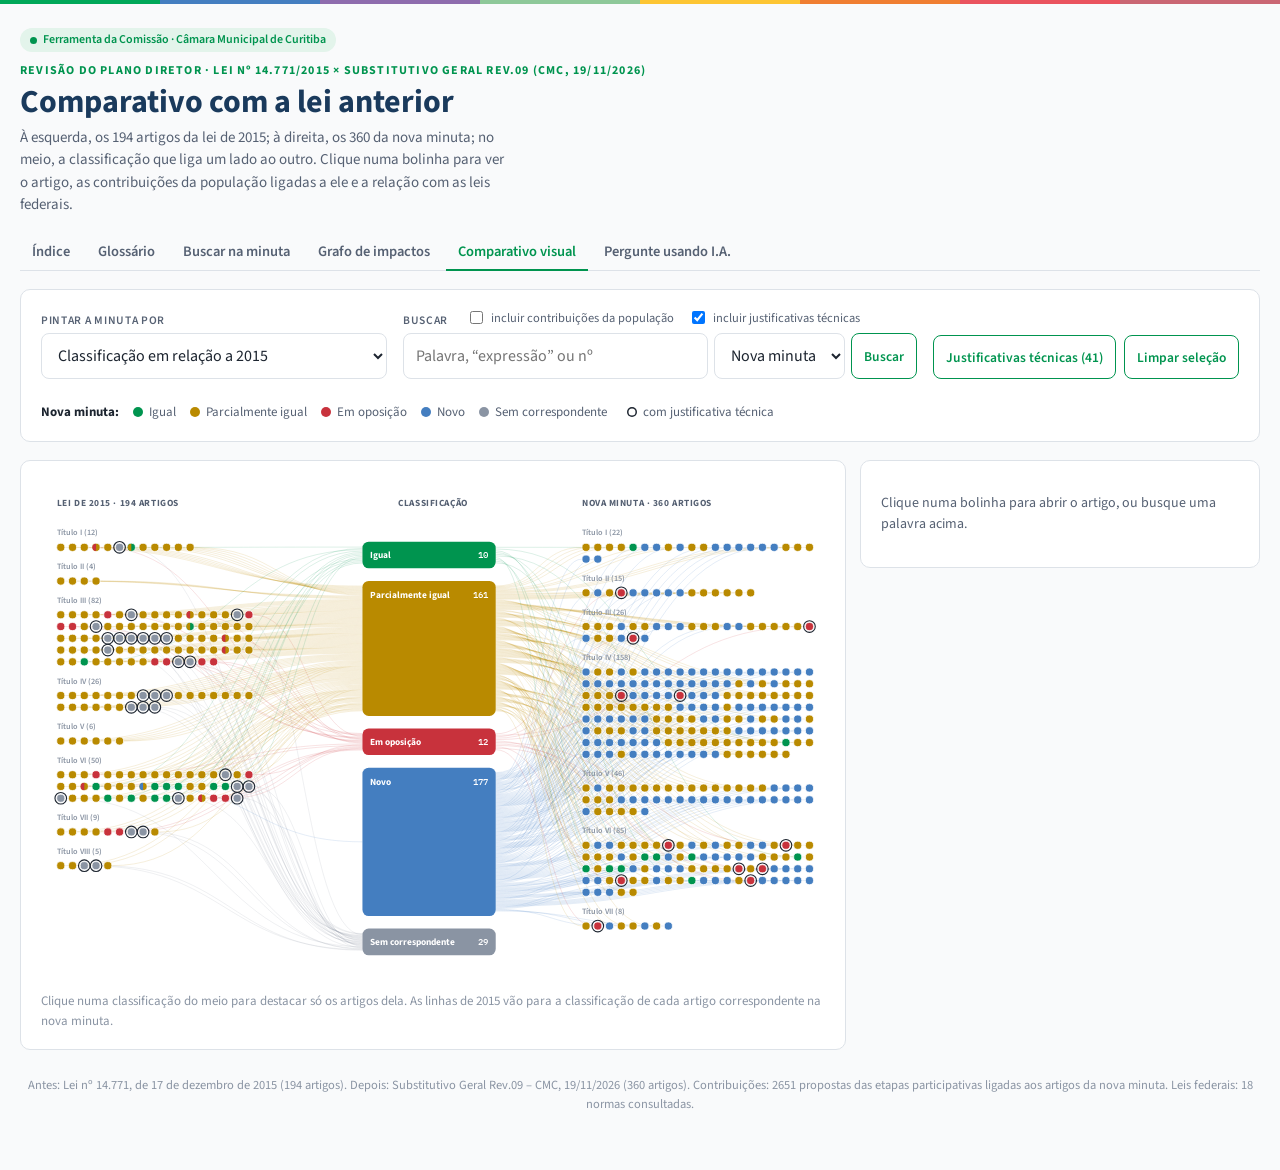
<file: lei2015.html>
<!doctype html>
<html lang="pt-BR">
<head>
<meta charset="UTF-8">
<meta name="viewport" content="width=device-width, initial-scale=1.0">
<title>Artigo por Artigo</title>
<meta http-equiv="refresh" content="0; url=comparativo.html">
<script>
  // "Lei de 2015 × nova" agora faz parte de "Artigo por artigo": leva os filtros do link antigo para a página nova
  // "Artigo por artigo" está escondida nesta fase: enquanto OCULTA = true, o link antigo leva ao Comparativo visual
  var OCULTA = true;
  (function () {
    if (OCULTA) { location.replace('comparativo.html'); return; }
    var p = new URLSearchParams(location.search), n = new URLSearchParams();
    var ant = p.get('g') === 'antigos';
    if (ant) n.set('g', 'antigos');
    if (p.get('q')) n.set('q', p.get('q'));
    if (p.get('sit')) n.set(ant ? 'sa' : 's15', p.get('sit'));
    if (!ant) {
      if (p.get('tipo')) n.set('tipo', p.get('tipo'));
      if (p.get('imp')) n.set('imp', p.get('imp'));
      if (p.get('outros') === '1') n.set('outros', '1');
      if (p.get('ordem') === 'contra') n.set('ordem', 'contra');
    }
    if (p.get('titulo')) { if (ant) n.set('titulo', p.get('titulo')); else { var t = p.get('titulo').match(/^T[ÍI]TULO\s+([IVXLC]+)/i); if (t) n.set('tit', t[1]); } }
    location.replace('artigos.html' + (n.toString() ? '?' + n.toString() : ''));
  })();
</script>
</head>
<body><p>Esta página foi substituída. Veja o <a href="comparativo.html">Comparativo visual</a>.</p></body>
</html>
</file>
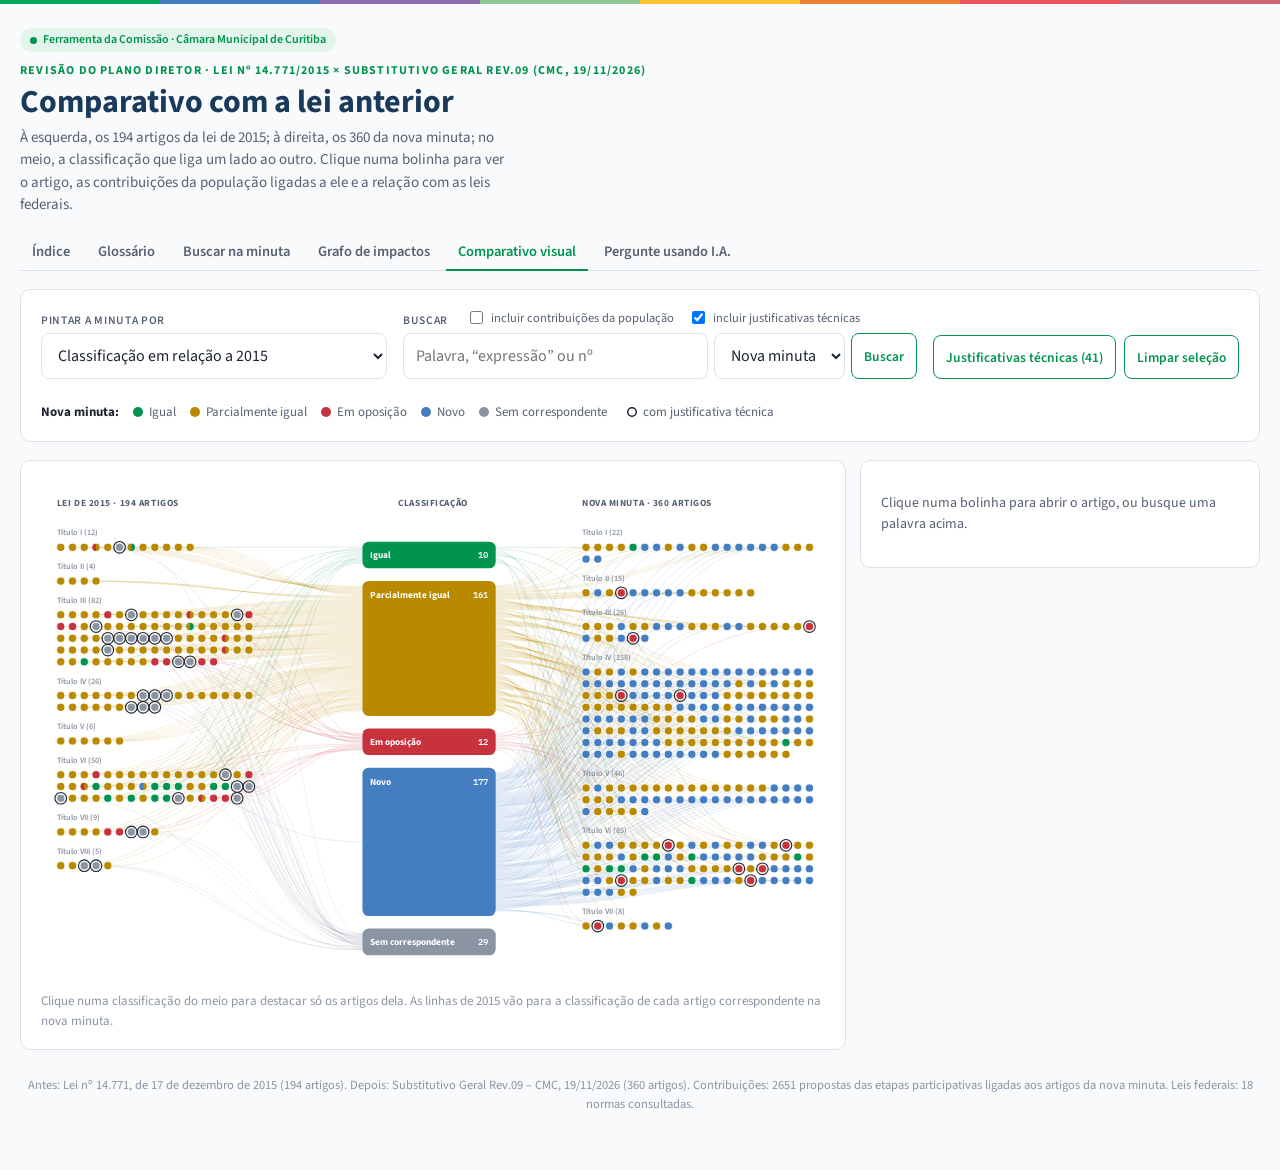
<file: versoes.html>
<!doctype html>
<html lang="pt-BR">
<head>
<meta charset="UTF-8">
<meta name="viewport" content="width=device-width, initial-scale=1.0">
<title>Artigo por Artigo</title>
<meta http-equiv="refresh" content="0; url=comparativo.html">
<script>
  // "O que mudou" agora faz parte de "Artigo por artigo": leva os filtros do link antigo para a página nova
  // "Artigo por artigo" está escondida nesta fase: enquanto OCULTA = true, o link antigo leva ao Comparativo visual
  var OCULTA = true;
  (function () {
    if (OCULTA) { location.replace('comparativo.html'); return; }
    var p = new URLSearchParams(location.search), n = new URLSearchParams();
    n.set('aba', 'jul');
    if (p.get('q')) n.set('q', p.get('q'));
    if (p.get('onde') && p.get('onde') !== 'tudo') n.set('onde', p.get('onde'));
    if (p.get('lugar') === '1') n.set('lugar', '1');
    if (p.get('ordem') === 'mudanca') n.set('ordem', 'mudanca');
    if (p.get('sit')) n.set('sj', p.get('sit'));
    if (p.get('grau')) n.set('grau', p.get('grau'));
    var t = (p.get('titulo') || '').match(/^T[ÍI]TULO\s+([IVXLC]+)/i); if (t) n.set('tit', t[1]);
    location.replace('artigos.html?' + n.toString());
  })();
</script>
</head>
<body><p>Esta página foi substituída. Veja o <a href="comparativo.html">Comparativo visual</a>.</p></body>
</html>
</file>
<file: assets/estilo.css>
/* Consulta à Minuta — identidade herdada da Minuta Interativa:
   fundo cinza-azulado claro, cartões brancos, verde IPPUC como ação,
   faixa multicolorida no topo (mesma sequência de cores do grafo de
   contribuições). Texto de lei em serifa para leitura longa. */
:root {
  --bg: #F9FAFB;
  --surface: #FFFFFF;
  --surface-2: #F3F4F6;
  --ink: #1D2530;
  --ink-soft: #566173;
  --ink-faint: #8A94A3;
  --title: #1A3A5C;
  --border: #DDE2E8;
  --primary: #00944F;
  --primary-ink: #FFFFFF;
  --primary-soft: #E3F4EB;
  --gold: #F2C230;
  --mark: #FFE58A;
  --mark-ink: #1D2530;
  --danger: #C8323C;
  --danger-soft: #FBE9EA;
  /* tipos de comando normativo */
  --c-obrigacao: #E06A1B;
  --c-competencia: #8E6CAD;
  --c-permissao: #00A859;
  --c-proibicao: #D9414D;
  --c-regulamentacao: #447EC0;
  --c-prazo: #B98A00;
  /* grafo */
  --g-estrutura: #6B7280;
  --g-folha: #C5CBD3;
  --g-link: #E2E5EA;
  --g-hit: #00944F;
  --g-ligado: #E0A800;
  --g-remissao: #447EC0;

  --f-ui: "Source Sans 3", system-ui, -apple-system, "Segoe UI", sans-serif;
  --f-lei: "Source Serif 4", Georgia, "Times New Roman", serif;
  --f-mono: "IBM Plex Mono", ui-monospace, SFMono-Regular, Menlo, monospace;
  --radius: 10px;
}
@media (prefers-color-scheme: dark) {
  :root:not([data-theme="light"]) {
    --bg: #12171E; --surface: #1A212B; --surface-2: #222A35; --ink: #E7ECF2; --ink-soft: #AEB8C5;
    --ink-faint: #7D8796; --title: #CFE0F2; --border: #2F3946; --primary: #2BC07A; --primary-ink: #0B1A12;
    --primary-soft: #16352A; --gold: #F2C230; --mark: #6B5A12; --mark-ink: #FFF6D6; --danger: #F07A82; --danger-soft: #3A1E22;
    --c-obrigacao: #F29455; --c-competencia: #B79AD3; --c-permissao: #39C98A; --c-proibicao: #F07A82;
    --c-regulamentacao: #7DA9DE; --c-prazo: #E5B93A;
    --g-estrutura: #9AA4B2; --g-folha: #3B4553; --g-link: #28313C; --g-hit: #2BC07A; --g-ligado: #F2C230; --g-remissao: #7DA9DE;
    color-scheme: dark;
  }
}
:root[data-theme="dark"] {
  --bg: #12171E; --surface: #1A212B; --surface-2: #222A35; --ink: #E7ECF2; --ink-soft: #AEB8C5;
  --ink-faint: #7D8796; --title: #CFE0F2; --border: #2F3946; --primary: #2BC07A; --primary-ink: #0B1A12;
  --primary-soft: #16352A; --gold: #F2C230; --mark: #6B5A12; --mark-ink: #FFF6D6; --danger: #F07A82; --danger-soft: #3A1E22;
  --c-obrigacao: #F29455; --c-competencia: #B79AD3; --c-permissao: #39C98A; --c-proibicao: #F07A82;
  --c-regulamentacao: #7DA9DE; --c-prazo: #E5B93A;
  --g-estrutura: #9AA4B2; --g-folha: #3B4553; --g-link: #28313C; --g-hit: #2BC07A; --g-ligado: #F2C230; --g-remissao: #7DA9DE;
  color-scheme: dark;
}

* { box-sizing: border-box; }
[hidden] { display: none !important; }
html, body { margin: 0; }
body {
  background: var(--bg);
  color: var(--ink);
  font-family: var(--f-ui);
  font-size: 15px;
  line-height: 1.5;
  padding-block: 0 56px;
  padding-left: max(16px, env(safe-area-inset-left, 0px));
  padding-right: max(16px, env(safe-area-inset-right, 0px));
}
.faixa {
  position: fixed; inset: 0 0 auto 0; height: 4px; z-index: 20;
  background: linear-gradient(90deg,
    #00A859 0 12.5%, #447EC0 0 25%, #8E6CAD 0 37.5%, #8EC899 0 50%,
    #FDC533 0 62.5%, #F07E31 0 75%, #EA535E 0 87.5%, #CA6673 0 100%);
}
.page { max-width: 980px; margin: 0 auto; padding-top: 28px; display: flex; flex-direction: column; gap: 18px; }
.page.wide { max-width: 1240px; }

header.topo { display: flex; flex-direction: column; gap: 4px; }
.eyebrow {
  margin: 0; font-size: 12px; font-weight: 700; letter-spacing: .1em; text-transform: uppercase; color: var(--primary);
}
h1 { margin: 0; font-size: clamp(24px, 4.2vw, 32px); line-height: 1.15; font-weight: 700; color: var(--title); text-wrap: balance; }
.subtitulo { margin: 2px 0 0; color: var(--ink-soft); font-size: 15px; max-width: 70ch; }
.selo {
  display: inline-flex; align-items: center; gap: 6px; align-self: flex-start;
  font-size: 12px; font-weight: 600; color: var(--primary); background: var(--primary-soft);
  border-radius: 999px; padding: 3px 10px; margin-bottom: 6px;
}
.selo::before { content: ""; width: 7px; height: 7px; border-radius: 50%; background: var(--primary); }

nav.abas { display: flex; gap: 4px; border-bottom: 1px solid var(--border); flex-wrap: wrap; }
nav.abas a, nav.abas button {
  appearance: none; background: none; border: 0; border-bottom: 2px solid transparent; margin-bottom: -1px;
  padding: 10px 12px; font: 600 14.5px/1 var(--f-ui); color: var(--ink-soft); text-decoration: none; cursor: pointer; border-radius: 0;
}
nav.abas a:hover, nav.abas button:hover { color: var(--ink); }
nav.abas .ativa { color: var(--primary); border-bottom-color: var(--primary); }
nav.abas .sep { flex: 1; }

.card {
  background: var(--surface); border: 1px solid var(--border); border-radius: var(--radius);
  padding: 18px 20px; display: flex; flex-direction: column; gap: 12px; min-width: 0;
}
.card.suave { background: var(--surface-2); }
.card h2 { margin: 0; font-size: 12px; font-weight: 700; letter-spacing: .08em; text-transform: uppercase; color: var(--title); }

label, .rotulo { font-size: 12px; font-weight: 700; letter-spacing: .04em; text-transform: uppercase; color: var(--ink-soft); }
input[type="search"], input[type="text"], select, textarea {
  width: 100%; font: 16px/1.4 var(--f-ui); color: var(--ink); background: var(--surface);
  border: 1px solid var(--border); border-radius: 8px; padding: 10px 12px;
}
textarea { resize: vertical; }
input:focus-visible, select:focus-visible, textarea:focus-visible, button:focus-visible, a:focus-visible, summary:focus-visible {
  outline: 2px solid var(--primary); outline-offset: 2px;
}
.busca-linha { display: flex; gap: 8px; align-items: stretch; flex-wrap: wrap; }
.busca-linha input { flex: 1 1 260px; min-width: 0; font-size: 18px; padding: 12px 14px; }

button.btn {
  font: 700 14.5px/1 var(--f-ui); color: var(--primary-ink); background: var(--primary);
  border: 1px solid var(--primary); border-radius: 8px; padding: 12px 18px; cursor: pointer;
}
button.btn:hover { filter: brightness(1.06); }
button.btn:disabled { opacity: .5; cursor: default; }
button.btn-sec {
  font: 600 13.5px/1 var(--f-ui); color: var(--primary); background: transparent;
  border: 1px solid var(--primary); border-radius: 8px; padding: 8px 12px; cursor: pointer;
}
button.btn-sec:hover { background: var(--primary-soft); }
button.link {
  appearance: none; border: 0; background: none; padding: 0; font: inherit; color: var(--primary);
  cursor: pointer; text-decoration: underline; text-underline-offset: 2px;
}

.opcoes { display: flex; flex-wrap: wrap; gap: 8px 18px; align-items: center; font-size: 14px; color: var(--ink-soft); }
.opcoes .grupo { display: inline-flex; gap: 2px; background: var(--surface-2); border: 1px solid var(--border); border-radius: 8px; padding: 2px; }
.opcoes .grupo input { position: absolute; opacity: 0; pointer-events: none; }
.opcoes .grupo label { text-transform: none; letter-spacing: 0; font-size: 13.5px; font-weight: 600; padding: 6px 10px; border-radius: 6px; cursor: pointer; color: var(--ink-soft); }
.opcoes .grupo input:checked + label { background: var(--surface); color: var(--ink); box-shadow: 0 1px 2px rgba(0,0,0,.08); }
.opcoes .grupo input:focus-visible + label { outline: 2px solid var(--primary); }
.opcoes .check { display: inline-flex; gap: 6px; align-items: center; cursor: pointer; text-transform: none; letter-spacing: 0; font-size: 14px; font-weight: 500; color: var(--ink-soft); }
.opcoes .check input { accent-color: var(--primary); width: 16px; height: 16px; }
.dica { margin: 0; font-size: 13px; color: var(--ink-faint); }
.dica code, code { font-family: var(--f-mono); font-size: .9em; background: var(--surface-2); padding: 1px 5px; border-radius: 4px; }

.chips { display: flex; flex-wrap: wrap; gap: 6px; }
button.chip {
  font: 600 13px/1 var(--f-ui); color: var(--ink-soft); background: var(--surface);
  border: 1px solid var(--border); border-radius: 999px; padding: 7px 12px; cursor: pointer;
  display: inline-flex; align-items: center; gap: 6px;
}
button.chip:hover { border-color: var(--ink-faint); color: var(--ink); }
button.chip .ponto { width: 8px; height: 8px; border-radius: 50%; background: var(--cor, var(--ink-faint)); }
button.chip[aria-pressed="true"] { background: var(--cor, var(--primary)); border-color: var(--cor, var(--primary)); color: #fff; }
button.chip[aria-pressed="true"] .ponto { background: #fff; }
button.chip .qt { font-family: var(--f-mono); font-weight: 500; font-size: 11.5px; opacity: .75; }

.filtros { display: grid; grid-template-columns: repeat(auto-fit, minmax(220px, 1fr)); gap: 10px; }
.filtros > div { display: flex; flex-direction: column; gap: 4px; min-width: 0; }

.numeros { display: grid; grid-template-columns: repeat(auto-fit, minmax(150px, 1fr)); gap: 10px; }
.numero { background: var(--surface-2); border: 1px solid var(--border); border-radius: var(--radius); padding: 10px 14px; }
.numero b { display: block; font-size: 24px; line-height: 1.1; color: var(--title); font-variant-numeric: tabular-nums; }
.numero span { font-size: 12px; color: var(--ink-soft); }
.numero.verde b { color: var(--primary); }
.numero.ouro b { color: var(--c-prazo); }
.numero.azul b { color: var(--g-remissao); }

/* distribuição por título */
.distrib { display: flex; flex-direction: column; gap: 6px; }
.distrib-linha {
  display: grid; grid-template-columns: minmax(0, 1fr) minmax(90px, 2fr) 3.2em; gap: 10px; align-items: center;
  appearance: none; border: 0; background: none; font: inherit; color: inherit; text-align: left; padding: 3px 4px; border-radius: 6px; cursor: pointer;
}
.distrib-linha:hover { background: var(--surface-2); }
.distrib-linha.sel { background: var(--primary-soft); }
.distrib-nome { font-size: 13.5px; overflow: hidden; text-overflow: ellipsis; white-space: nowrap; }
.distrib-nome b { color: var(--title); }
.distrib-barra { height: 10px; background: var(--surface-2); border-radius: 5px; overflow: hidden; }
.distrib-barra i { display: block; height: 100%; background: var(--primary); border-radius: 5px; }
.distrib-num { font-family: var(--f-mono); font-size: 12.5px; text-align: right; color: var(--ink-soft); font-variant-numeric: tabular-nums; }

/* resultado */
.resumo { display: flex; flex-wrap: wrap; justify-content: space-between; gap: 8px 16px; align-items: center; }
.resumo p { margin: 0; font-size: 15px; }
.resumo .acoes { display: flex; gap: 6px; flex-wrap: wrap; }
.lista-artigos { display: flex; flex-direction: column; gap: 10px; }
.art {
  background: var(--surface); border: 1px solid var(--border); border-radius: var(--radius);
  padding: 14px 18px; display: flex; flex-direction: column; gap: 8px; min-width: 0;
}
.art-cab { display: flex; flex-wrap: wrap; align-items: baseline; gap: 4px 12px; }
.art-num { font: 700 17px/1.2 var(--f-ui); color: var(--title); }
.art-qt { font-family: var(--f-mono); font-size: 12px; color: var(--primary); font-weight: 500; }
.caminho { font-size: 12.5px; color: var(--ink-faint); line-height: 1.35; }
.caminho span + span::before { content: " › "; }
.disp { font-family: var(--f-lei); font-size: 15.5px; line-height: 1.6; margin: 0; color: var(--ink); overflow-wrap: anywhere; }
.disp .rot { font-weight: 600; }
.disp.inciso { padding-left: 1.4em; }
.disp.alinea { padding-left: 2.8em; }
.disp.item { padding-left: 4.2em; }
.reticencias { font-size: 13px; color: var(--ink-faint); margin: -2px 0; }
mark { background: var(--mark); color: var(--mark-ink); border-radius: 3px; padding: 0 1px; }
mark.cmd { background: transparent; color: inherit; border-bottom: 2px solid var(--cor); padding: 0; border-radius: 0; font-weight: 600; }
.art-rodape { display: flex; flex-wrap: wrap; gap: 6px 14px; align-items: center; font-size: 13px; color: var(--ink-soft); }
.tag { display: inline-flex; align-items: center; gap: 5px; font-size: 12px; font-weight: 600; color: var(--ink-soft); }
.tag::before { content: ""; width: 8px; height: 8px; border-radius: 2px; background: var(--cor, var(--ink-faint)); }
.refs { display: inline-flex; gap: 4px 8px; flex-wrap: wrap; align-items: baseline; }
.vazio { text-align: center; color: var(--ink-soft); padding: 26px 10px; }

.glossario-def { border-left: 3px solid var(--gold); background: var(--surface); }
.glossario-def dt { font-weight: 700; color: var(--title); }
.glossario-def dd { margin: 2px 0 10px; font-family: var(--f-lei); }

/* índice */
details.no { border-left: 1px solid var(--border); padding-left: 12px; margin-left: 4px; }
details.no > summary { cursor: pointer; padding: 4px 0; font-size: 14.5px; list-style-position: outside; }
details.no > summary b { color: var(--title); }
details.no > summary .qt { font-family: var(--f-mono); font-size: 12px; color: var(--ink-faint); margin-left: 6px; }
.indice > details.no { border-left: 0; padding-left: 0; margin-left: 0; }
.indice-arts { display: flex; flex-wrap: wrap; gap: 4px; padding: 4px 0 8px 12px; }
.indice-arts button {
  font: 500 12.5px/1 var(--f-mono); background: var(--surface-2); border: 1px solid var(--border); color: var(--ink);
  border-radius: 6px; padding: 5px 7px; cursor: pointer;
}
.indice-arts button:hover { border-color: var(--primary); color: var(--primary); }

/* leitor (dialog) */
dialog.leitor {
  border: 1px solid var(--border); border-radius: 12px; padding: 0; background: var(--surface); color: var(--ink);
  width: min(760px, calc(100vw - 32px)); max-height: min(86vh, 900px);
}
dialog.leitor::backdrop { background: rgba(15, 22, 30, .45); }
.leitor-cab { position: sticky; top: 0; background: var(--surface); border-bottom: 1px solid var(--border); padding: 14px 18px; display: flex; gap: 12px; align-items: flex-start; justify-content: space-between; }
.leitor-corpo { padding: 14px 18px 18px; display: flex; flex-direction: column; gap: 8px; }
.leitor-nav { display: flex; gap: 6px; flex-shrink: 0; }

.aviso { border-left: 3px solid var(--gold); }
.aviso p { margin: 0; }
.erro { border-left: 3px solid var(--danger); background: var(--danger-soft); }

footer.rodape { color: var(--ink-faint); font-size: 12.5px; text-align: center; padding-top: 8px; }

.spinner { width: 16px; height: 16px; border: 2px solid var(--border); border-top-color: var(--primary); border-radius: 50%; animation: gira .8s linear infinite; }
@keyframes gira { to { transform: rotate(360deg); } }
@media (prefers-reduced-motion: reduce) { .spinner { animation: none; } }

@media print {
  body { background: #fff; padding: 0; }
  .faixa, nav.abas, .nao-imprime, #card-busca, footer.rodape { display: none !important; }
  .card, .art { break-inside: avoid; border-color: #ccc; }
}

table.tabela { border-collapse: collapse; width: 100%; font-size: 14px; }
table.tabela th, table.tabela td { border-bottom: 1px solid var(--border); padding: 8px 10px; text-align: left; vertical-align: top; }
table.tabela th { font-size: 12px; text-transform: uppercase; letter-spacing: .05em; color: var(--ink-soft); }
table.tabela td:first-child { white-space: nowrap; }

.selo-rota { margin: 0; align-self: flex-start; font-size: 12.5px; font-weight: 600; padding: 4px 10px; border-radius: 999px; background: var(--surface-2); color: var(--ink-soft); }
.selo-rota[data-rota="programa"], .selo-rota[data-rota="cache"] { background: var(--primary-soft); color: var(--primary); }
table.tabela td.num { text-align: right; font-variant-numeric: tabular-nums; }
</file>
